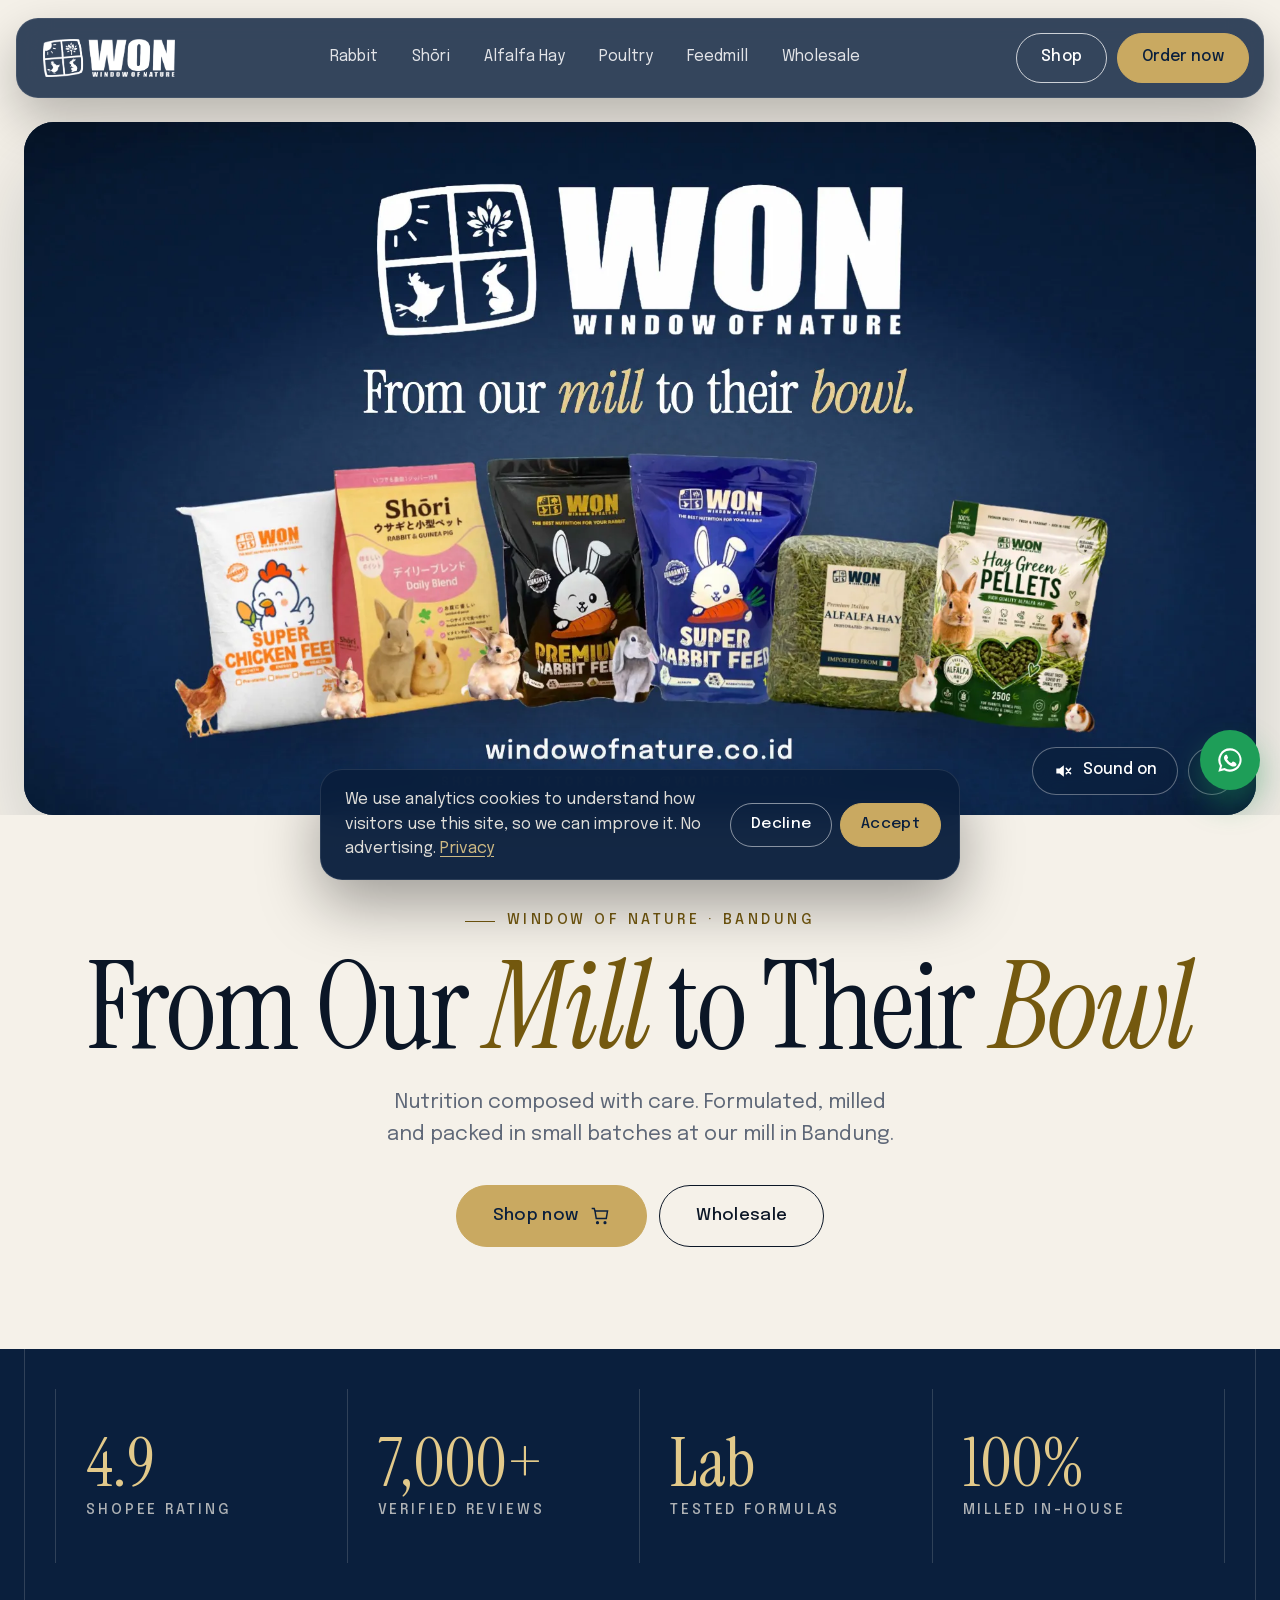
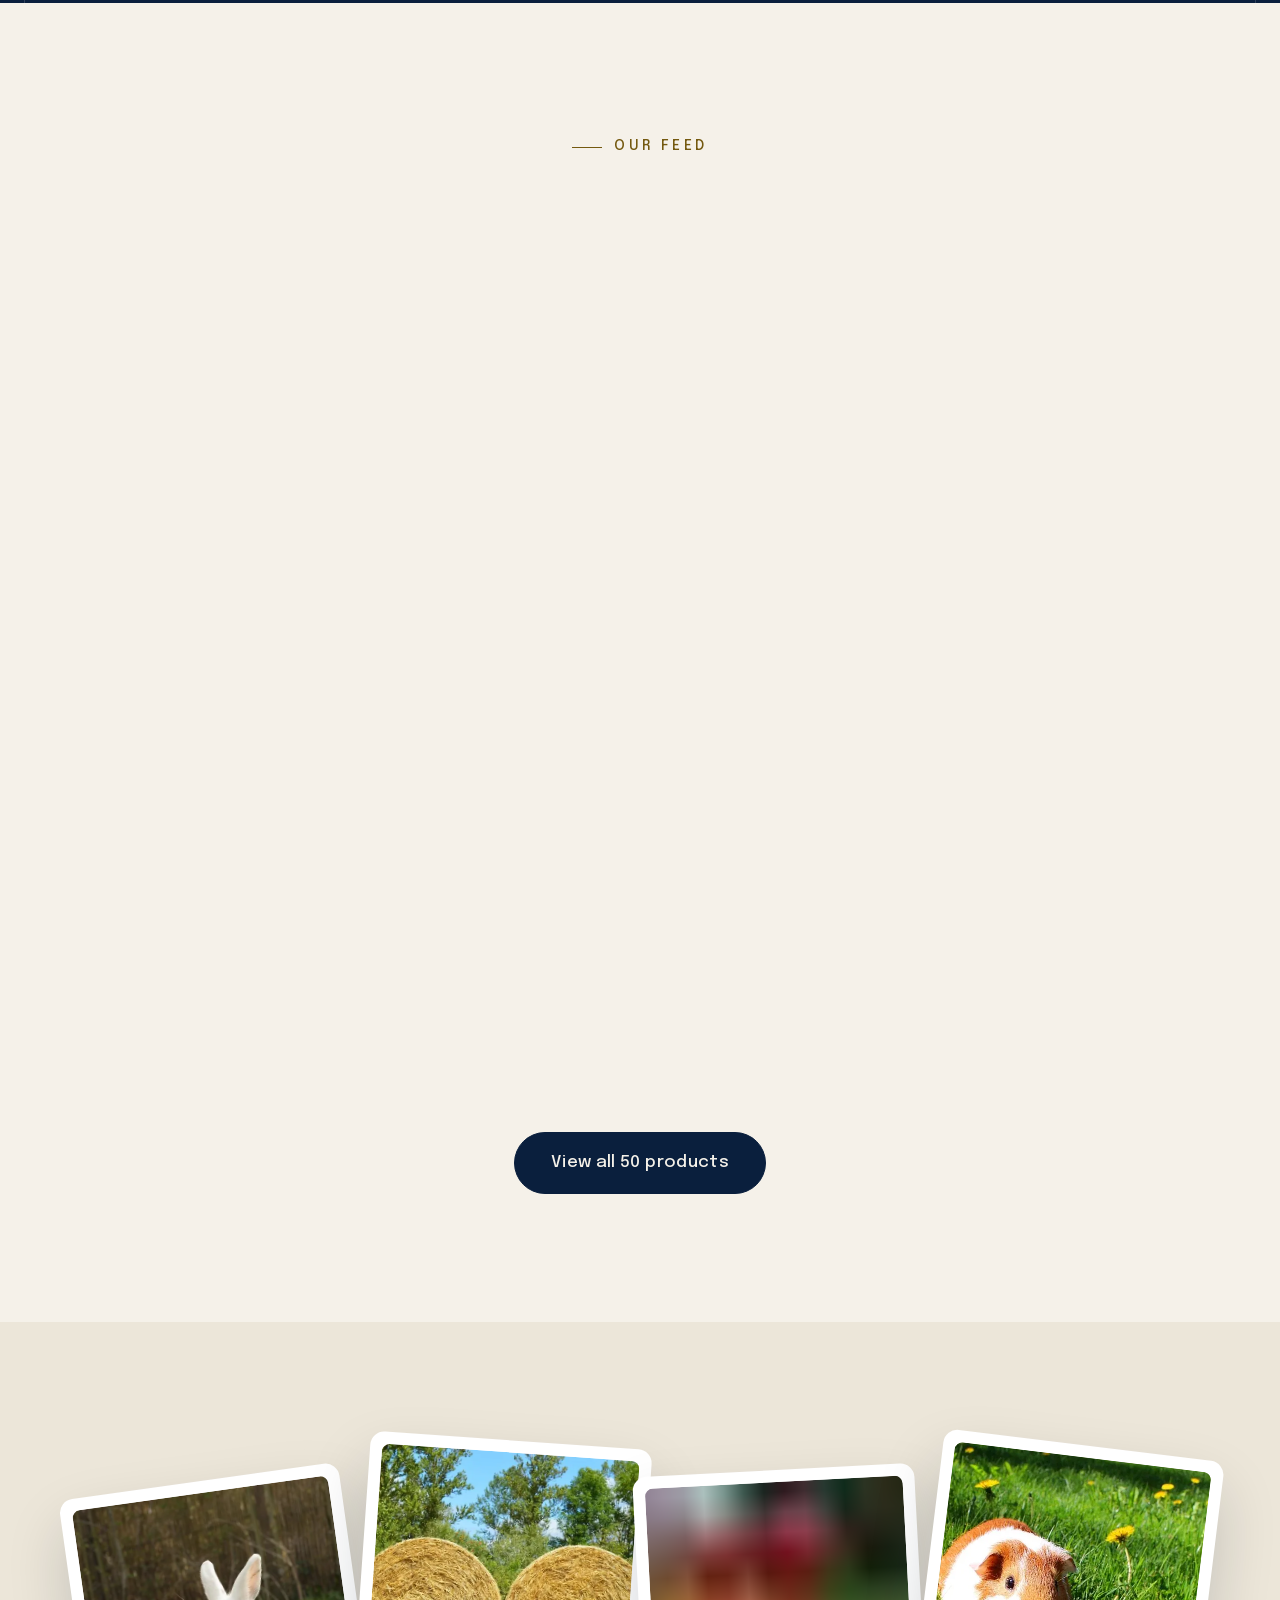
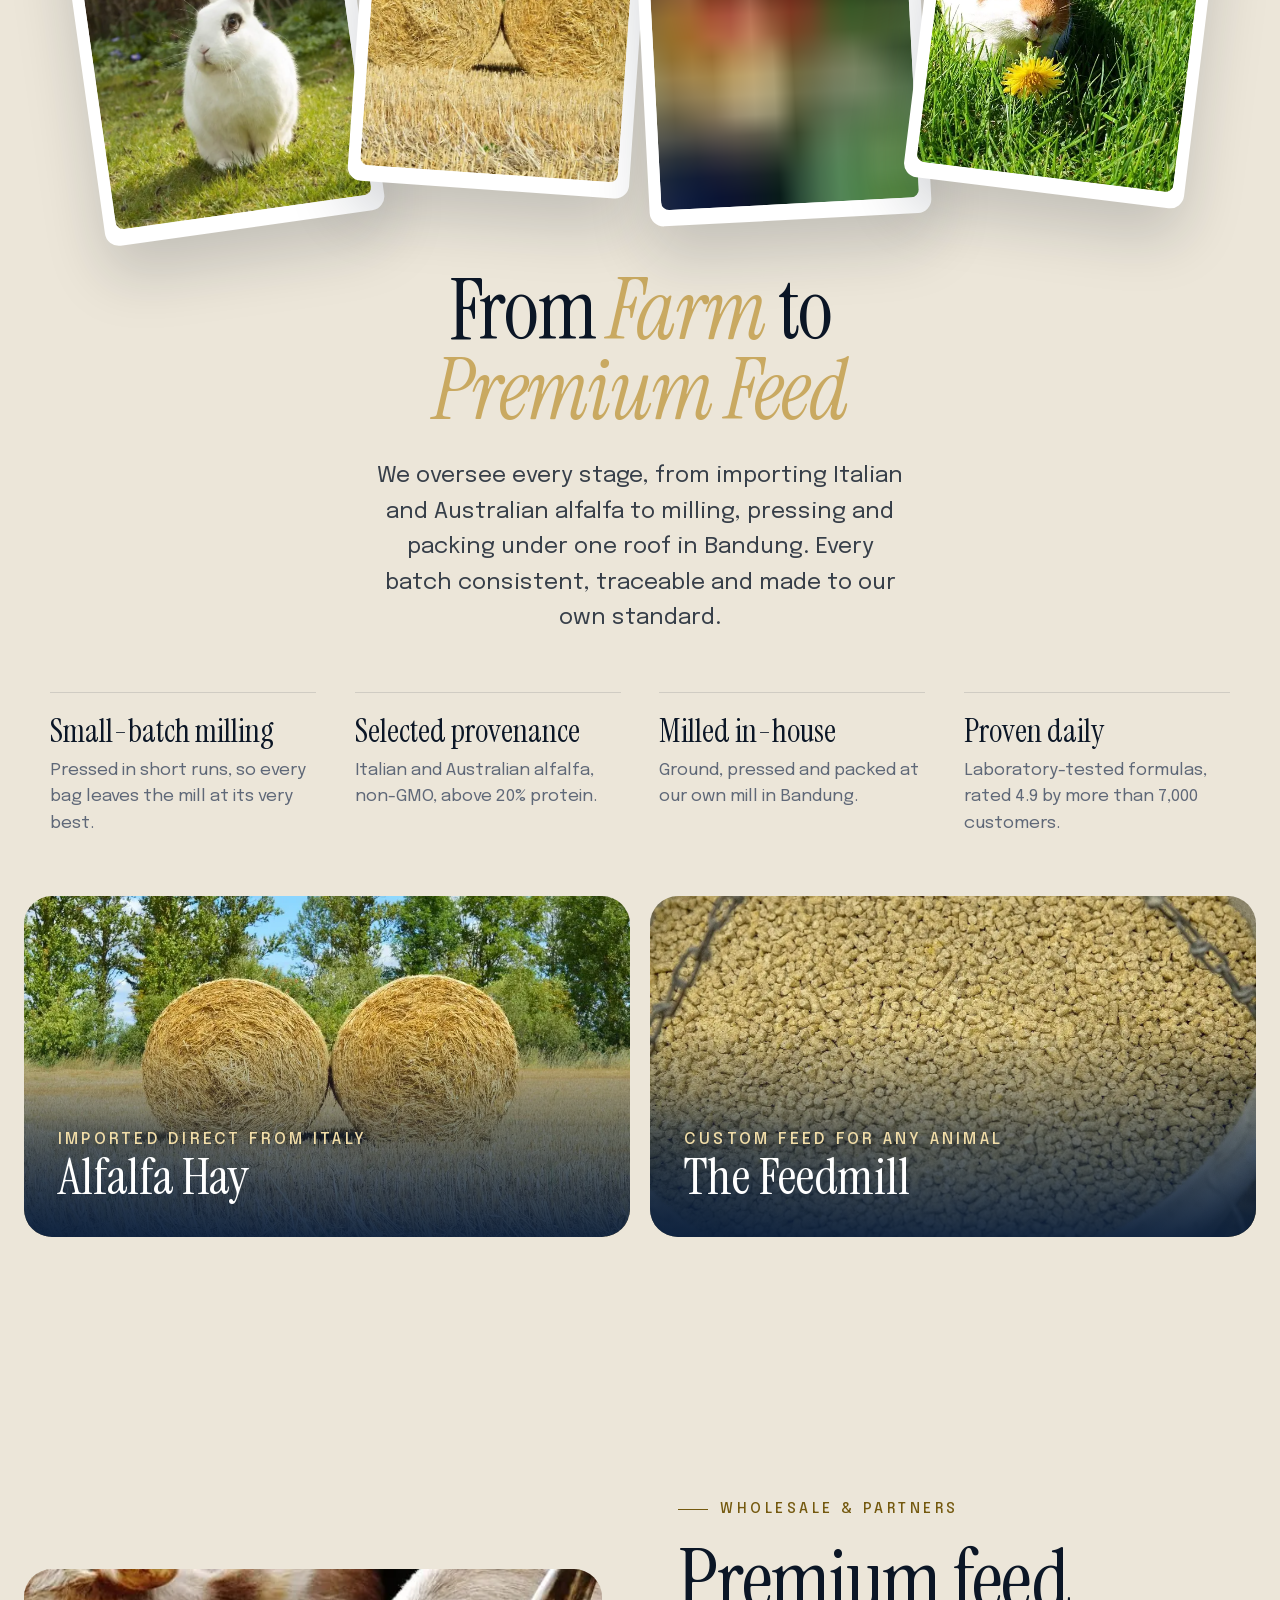
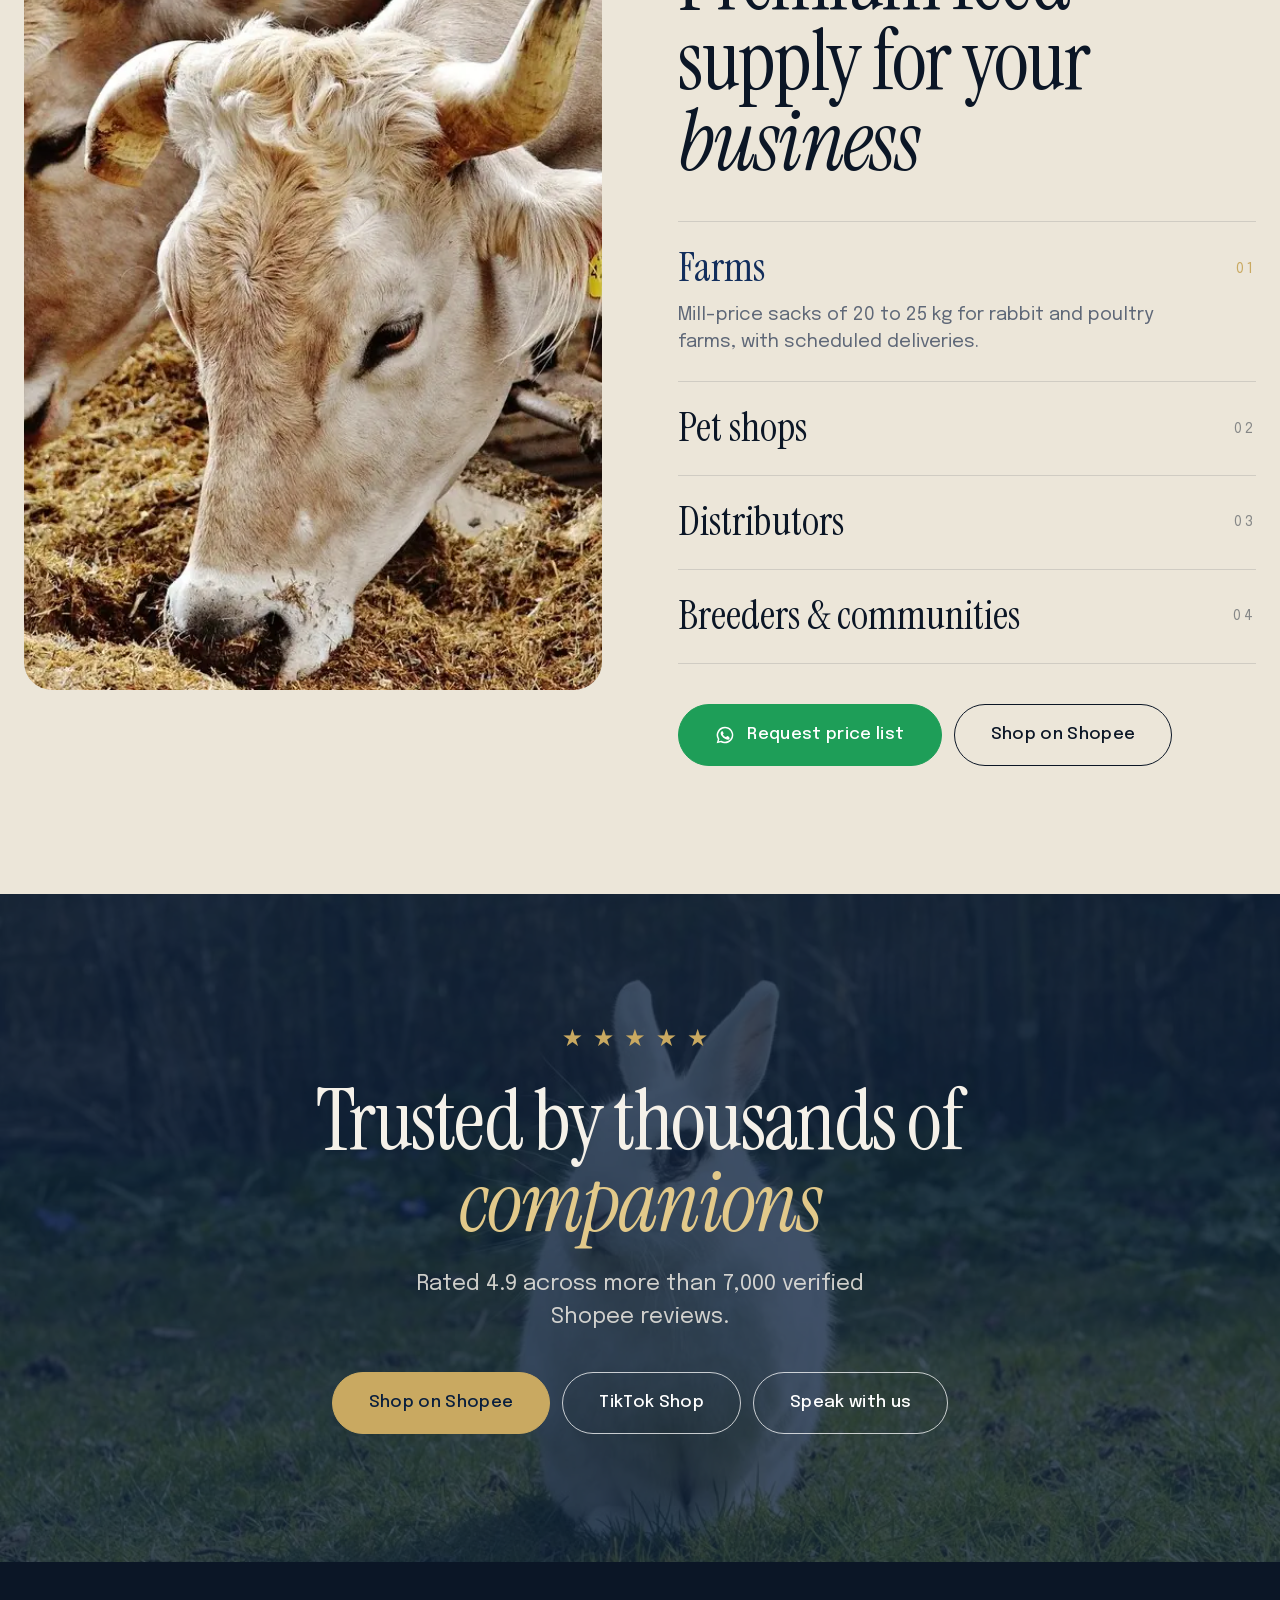
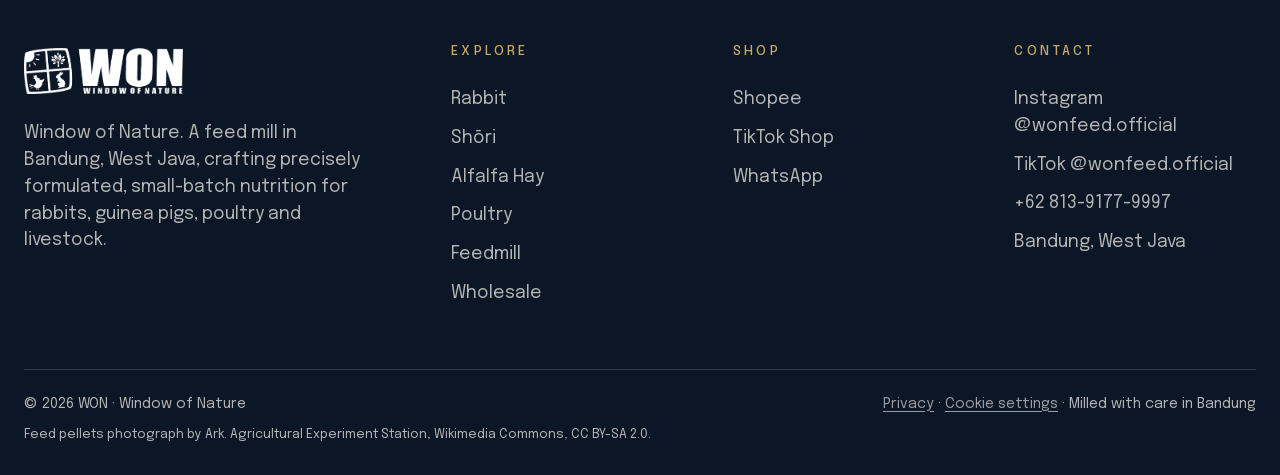
<file: index.html>
<!DOCTYPE html>
<html lang="en">
<head>
<meta charset="UTF-8">
<script>if(location.protocol==="http:"&&/(^|\.)windowofnature\.co\.id$/.test(location.hostname))location.replace("https://"+location.host+location.pathname+location.search+location.hash)</script>
<meta name="viewport" content="width=device-width, initial-scale=1">
<title>WON — Window of Nature</title>
<meta name="description" content="WON is a feed mill in Bandung crafting precisely formulated, small-batch nutrition for rabbits, guinea pigs and poultry. From our mill to their bowl.">
<meta property="og:title" content="WON — Window of Nature">
<meta property="og:description" content="Precisely formulated nutrition for rabbits, guinea pigs and poultry. Milled in Bandung.">
<meta property="og:image" content="https://windowofnature.co.id/og/index.jpg?v=3040b8b1">
<meta property="og:url" content="https://windowofnature.co.id/">
<meta name="twitter:card" content="summary_large_image">
<link rel="icon" type="image/png" sizes="32x32" href="img/favicon-32.png?v=1cc9f760">
<link rel="preload" href="fonts/InstrumentSerif-normal-latin-jizBRFtN.woff2" as="font" type="font/woff2" crossorigin>
<link rel="preload" href="fonts/Epilogue-normal-latin-O4ZRFGj5.woff2" as="font" type="font/woff2" crossorigin>
<link rel="apple-touch-icon" href="img/apple-touch-icon.png?v=1ef0c2c3">
<meta name="theme-color" content="#0A1F3D">
<link rel="preload" as="image" href="video/poster-m.webp?v=bd445e7a" media="(max-width:700px)" fetchpriority="high">
<link rel="preload" as="image" href="video/poster.webp?v=62e108a5" media="(min-width:701px)" fetchpriority="high">
<link rel="stylesheet" href="site.css?v=a092dfd0">
</head>
<body>

<header>
  <div class="pill">
    <a class="logo" href="./"><img src="img/logo-white.png?v=f739bf32" alt="WON Window of Nature" width="793" height="229" decoding="async"></a>
    <div class="links"><a href="rabbit.html">Rabbit</a><a href="shori.html">Shōri</a><a href="hay.html">Alfalfa Hay</a><a href="poultry.html">Poultry</a><a href="feedmill.html">Feedmill</a><a href="#b2b">Wholesale</a></div>
    <div class="nav-cta">
      <a class="btn white" href="https://shopee.co.id/wonfeed_" target="_blank" rel="noopener">Shop</a>
      <a class="btn fill" href="#" data-wa="Hello WON, I would like to place an order.">Order now</a>
      <button class="burger" aria-label="menu" onclick="document.getElementById('mm').classList.toggle('open')"><span></span><span></span></button>
    </div>
  </div>
  <div class="mmenu" id="mm"><a href="rabbit.html">Rabbit</a><a href="shori.html">Shōri</a><a href="hay.html">Alfalfa Hay</a><a href="poultry.html">Poultry</a><a href="feedmill.html">Feedmill</a><a href="#b2b">Wholesale</a><a href="https://shopee.co.id/wonfeed_" target="_blank" rel="noopener">Shop on Shopee</a></div>
</header>

<section class="hero-banner">
  <div class="wrap">
    <div class="hb-video">
      <video class="hb-img" id="herovid" muted playsinline loop preload="none"
        data-poster-lg="video/poster.webp?v=62e108a5" data-sm="video/won-film-720.mp4?v=728cc802" data-lg="video/won-film-1080.mp4?v=2b58d8ba" data-poster-sm="video/poster-m.webp?v=bd445e7a"
        aria-label="WON brand film: from our mill to their bowl"></video>
      <div class="vctl">
        <button type="button" class="vbtn" id="vsound" aria-pressed="false"><svg viewBox="0 0 24 24" aria-hidden="true"><path d="M4 9v6h4l5 4V5L8 9H4z" fill="currentColor"/><path class="vx" d="M16 9l5 6M21 9l-5 6" stroke="currentColor" stroke-width="2" stroke-linecap="round"/><path class="vw" d="M16 8.5a5 5 0 0 1 0 7M18.5 6a8.5 8.5 0 0 1 0 12" fill="none" stroke="currentColor" stroke-width="2" stroke-linecap="round"/></svg><span>Sound on</span></button>
        <button type="button" class="vbtn icon" id="vplay" aria-label="Pause film"><svg viewBox="0 0 24 24" aria-hidden="true"><path class="vpause" d="M7 5h4v14H7zM13 5h4v14h-4z" fill="currentColor"/><path class="vplay" d="M8 5l11 7-11 7z" fill="currentColor"/></svg></button>
      </div>
    </div>
  </div>
</section>

<section class="intro">
  <div class="wrap center">
    <span class="eyebrow r in">Window of Nature · Bandung</span>
    <h1 class="d xl r in d1">From Our <i>Mill</i> to Their <i>Bowl</i></h1>
    <p class="lead r in d2">Nutrition composed with care. Formulated, milled and packed in small batches at our mill in Bandung.</p>
    <div class="cta r in d3">
      <a class="btn fill" href="https://shopee.co.id/wonfeed_" target="_blank" rel="noopener">Shop now <svg viewBox="0 0 24 24" fill="none" stroke="currentColor" stroke-width="1.8"><path d="M6 6h15l-1.5 9h-12z"/><circle cx="9" cy="20" r="1"/><circle cx="18" cy="20" r="1"/><path d="M6 6L5 3H2"/></svg></a>
      <a class="btn" href="#b2b">Wholesale</a>
    </div>
  </div>
</section>

<div class="band"><div class="wrap">
  <div><b>4.9</b><span>Shopee rating</span></div>
  <div><b>7,000+</b><span>verified reviews</span></div>
  <div><b>Lab</b><span>tested formulas</span></div>
  <div><b>100%</b><span>milled in-house</span></div>
</div></div>

<section id="feed">
  <div class="wrap">
    <div class="head center">
      <span class="eyebrow r">Our feed</span>
      <h2 class="d lg r d1">Find your <i>feed</i></h2>
    </div>
    <div class="lines">
      <a class="line-tile r" href="rabbit.html"><img src="photos/tile-rabbit.webp?v=caf2c09a" alt="Rabbit feed" width="1200" height="750" loading="lazy" decoding="async" style="background:url([data-uri]) center/cover no-repeat"><div class="cap"><span>Super · Premium</span><b>Rabbit Feed</b></div><img class="pk" src="cut/bundle-premium-super.webp?v=76dfa49c" alt="" width="975" height="886" loading="lazy" decoding="async"></a>
      <a class="line-tile r d1" href="shori.html"><img src="photos/guinea-grass.webp?v=7c0c965b" alt="Shōri" style="object-position:20% center;background:url([data-uri]) 20% center/cover no-repeat" width="1024" height="642" loading="lazy" decoding="async"><div class="cap"><span>Rabbit & guinea pig</span><b>Shōri</b></div><img class="pk" src="cut/shori-vitc.webp?v=d83ed72a" alt="" width="720" height="838" loading="lazy" decoding="async"></a>
      <a class="line-tile r d2" href="hay.html"><img src="photos/hay-bales.webp?v=d75a2001" alt="Alfalfa hay" width="1024" height="681" loading="lazy" decoding="async" style="background:url([data-uri]) center/cover no-repeat"><div class="cap"><span>Imported from Italy</span><b>Alfalfa Hay</b></div><img class="pk" src="cut/hay-italia-500g.webp?v=1e5f86bc" alt="" width="779" height="746" loading="lazy" decoding="async"></a>
      <a class="line-tile r d3" href="poultry.html"><img src="photos/rooster.webp?v=5b01ebab" alt="Poultry feed" width="1024" height="683" loading="lazy" decoding="async" style="background:url([data-uri]) center/cover no-repeat"><div class="cap"><span>Starter · Layer</span><b>Poultry Feed</b></div><img class="pk" src="cut/ayam-starter-25kg.webp?v=05c0e9fc" alt="" width="715" height="787" loading="lazy" decoding="async"></a>
    </div>
    <div class="center" style="margin-top:40px"><a class="btn dark" href="https://shopee.co.id/wonfeed_" target="_blank" rel="noopener">View all 50 products</a></div>
  </div>
</section>

<section id="story" style="background:var(--ivory-2);overflow:hidden">
  <div class="wrap">
    <div class="polas r">
      <div class="pola"><img src="photos/rabbit-white-grass.webp?v=988ebf73" alt="White rabbit" width="1024" height="683" loading="lazy" decoding="async" style="background:url([data-uri]) center/cover no-repeat"></div>
      <div class="pola"><img src="photos/hay-bales.webp?v=d75a2001" alt="Hay bales" width="1024" height="681" loading="lazy" decoding="async" style="background:url([data-uri]) center/cover no-repeat"></div>
      <div class="pola"><img src="photos/rooster.webp?v=5b01ebab" alt="Rooster" width="1024" height="683" loading="lazy" decoding="async" style="background:url([data-uri]) center/cover no-repeat"></div>
      <div class="pola"><img src="photos/guinea-grass.webp?v=7c0c965b" alt="Guinea pig" style="object-position:22% center;background:url([data-uri]) 22% center/cover no-repeat" width="1024" height="642" loading="lazy" decoding="async"></div>
    </div>
    <div class="center">
      <h2 class="d lg r d1">From <i>Farm</i> to<br><i>Premium Feed</i></h2>
      <p class="lead r d2">We oversee every stage, from importing Italian and Australian alfalfa to milling, pressing and packing under one roof in Bandung. Every batch consistent, traceable and made to our own standard.</p>
    </div>
    <div class="minis r d3"><div><b>Small-batch milling</b><span>Pressed in short runs, so every bag leaves the mill at its very best.</span></div><div><b>Selected provenance</b><span>Italian and Australian alfalfa, non-GMO, above 20% protein.</span></div><div><b>Milled in-house</b><span>Ground, pressed and packed at our own mill in Bandung.</span></div><div><b>Proven daily</b><span>Laboratory-tested formulas, rated 4.9 by more than 7,000 customers.</span></div></div>
    <div class="tiles r d3">
      <a class="tile" href="hay.html"><img src="photos/hay-bales.webp?v=d75a2001" alt="Alfalfa hay" width="1024" height="681" loading="lazy" decoding="async" style="background:url([data-uri]) center/cover no-repeat"><div class="cap"><span>Imported direct from Italy</span><b>Alfalfa Hay</b></div></a>
      <a class="tile" href="feedmill.html"><img src="photos/pellets-feeder.webp?v=977a565a" alt="Freshly milled feed pellets" width="1440" height="960" loading="lazy" decoding="async" style="background:url([data-uri]) center/cover no-repeat"><div class="cap"><span>Custom feed for any animal</span><b>The Feedmill</b></div></a>
    </div>
  </div>
</section>

<section id="b2b">
  <div class="wrap b2b">
    <div class="photo r">
      <img class="on" src="photos/cattle-feed.webp?v=699c730f" alt="Cattle at the feed trough" data-seg="0" width="1024" height="681" loading="lazy" decoding="async" style="background:url([data-uri]) center/cover no-repeat">
      <img src="photos/guinea-pair.webp?v=19a3c7d3" alt="Pet shop" data-seg="1" width="1024" height="674" loading="lazy" decoding="async" style="background:url([data-uri]) center/cover no-repeat">
      <img src="photos/hens-flock.webp?v=843f3d4f" alt="Distribution" data-seg="2" width="1024" height="547" loading="lazy" decoding="async" style="background:url([data-uri]) center/cover no-repeat">
      <img src="photos/hen-freerange.webp?v=c0b7c0d6" alt="Breeders" data-seg="3" width="1024" height="576" loading="lazy" decoding="async" style="background:url([data-uri]) center/cover no-repeat">
    </div>
    <div>
      <span class="eyebrow r">Wholesale & partners</span>
      <h2 class="d lg r d1" style="margin-top:20px">Premium feed supply for your <i>business</i></h2>
      <div class="segs r d2" id="segs">
        <div class="seg on"><h3>Farms <span>01</span></h3><p>Mill-price sacks of 20 to 25 kg for rabbit and poultry farms, with scheduled deliveries.</p></div>
        <div class="seg"><h3>Pet shops <span>02</span></h3><p>Retail packs from 250 g to 1 kg, already proven on the marketplaces.</p></div>
        <div class="seg"><h3>Distributors <span>03</span></h3><p>Tiered pricing for Bandung, Greater Jakarta and beyond Java.</p></div>
        <div class="seg"><h3>Breeders & communities <span>04</span></h3><p>Preferential pricing for rabbit and guinea pig communities, with event sponsorship.</p></div>
      </div>
      <div class="acts r d3">
        <a class="btn wa" href="#" data-wa="Hello WON, I would like to enquire about wholesale pricing."><svg viewBox="0 0 24 24" fill="currentColor"><path d="M12 2a10 10 0 0 0-8.6 15.1L2 22l5-1.3A10 10 0 1 0 12 2zm0 18.2a8.2 8.2 0 0 1-4.2-1.2l-.3-.2-3 .8.8-2.9-.2-.3A8.2 8.2 0 1 1 12 20.2zm4.5-6.1c-.2-.1-1.5-.7-1.7-.8s-.4-.1-.6.1-.6.8-.8 1-.3.2-.5.1a6.7 6.7 0 0 1-3.3-2.9c-.3-.4.3-.4.7-1.3.1-.2 0-.3 0-.5l-.8-1.8c-.2-.5-.4-.4-.6-.4h-.5a1 1 0 0 0-.7.3 3 3 0 0 0-.9 2.2 5.2 5.2 0 0 0 1.1 2.8 12 12 0 0 0 4.6 4c1.7.7 2.3.8 3.1.7a2.7 2.7 0 0 0 1.8-1.2 2.2 2.2 0 0 0 .1-1.2c0-.2-.2-.2-.4-.3z"/></svg> Request price list</a>
        <a class="btn" href="https://shopee.co.id/wonfeed_" target="_blank" rel="noopener">Shop on Shopee</a>
      </div>
    </div>
  </div>
</section>

<section id="trust">
  <div class="ph"></div>
  <div class="wrap">
    <div class="stars r">★★★★★</div>
    <h2 class="d lg r d1">Trusted by thousands of <i>companions</i></h2>
    <p class="r d2">Rated 4.9 across more than 7,000 verified Shopee reviews.</p>
    <div class="acts r d3">
      <a class="btn fill" href="https://shopee.co.id/wonfeed_" target="_blank" rel="noopener">Shop on Shopee</a>
      <a class="btn white" href="https://www.tiktok.com/@wonfeed.official" target="_blank" rel="noopener">TikTok Shop</a>
      <a class="btn white" href="#" data-wa="Hello WON, I have a question about your feed.">Speak with us</a>
    </div>
  </div>
</section>

<footer><div class="wrap">
  <div class="foot">
    <div><a class="logo" href="./"><img src="img/logo-white.png?v=f739bf32" alt="WON" width="793" height="229" decoding="async"></a><p>Window of Nature. A feed mill in Bandung, West Java, crafting precisely formulated, small-batch nutrition for rabbits, guinea pigs, poultry and livestock.</p></div>
    <div><h3 class="fh">Explore</h3><a href="rabbit.html">Rabbit</a><a href="shori.html">Shōri</a><a href="hay.html">Alfalfa Hay</a><a href="poultry.html">Poultry</a><a href="feedmill.html">Feedmill</a><a href="#b2b">Wholesale</a></div>
    <div><h3 class="fh">Shop</h3><a href="https://shopee.co.id/wonfeed_" target="_blank" rel="noopener">Shopee</a><a href="https://www.tiktok.com/@wonfeed.official" id="f-tt" target="_blank" rel="noopener">TikTok Shop</a><a href="#" data-wa="Hello WON, I would like to place an order.">WhatsApp</a></div>
    <div><h3 class="fh">Contact</h3><a href="https://www.instagram.com/wonfeed.official" id="f-ig" target="_blank" rel="noopener">Instagram @wonfeed.official</a><a href="https://www.tiktok.com/@wonfeed.official" target="_blank" rel="noopener">TikTok @wonfeed.official</a><a href="#" data-wa="Hello WON, I have a question.">+62 813-9177-9997</a><a href="#">Bandung, West Java</a></div>
  </div>
  <div class="copy"><span>© 2026 WON · Window of Nature</span><span><a href="privacy.html">Privacy</a> · <a href="#" data-cookie-settings>Cookie settings</a> · Milled with care in Bandung</span></div>
  <div class="credits">Feed pellets photograph by Ark. Agricultural Experiment Station, Wikimedia Commons, CC BY-SA 2.0.</div>
</div></footer>

<a class="wa-float" href="#" data-wa="Hello WON, I have a question." aria-label="WhatsApp"><svg viewBox="0 0 24 24" fill="currentColor"><path d="M12 2a10 10 0 0 0-8.6 15.1L2 22l5-1.3A10 10 0 1 0 12 2zm0 18.2a8.2 8.2 0 0 1-4.2-1.2l-.3-.2-3 .8.8-2.9-.2-.3A8.2 8.2 0 1 1 12 20.2zm4.5-6.1c-.2-.1-1.5-.7-1.7-.8s-.4-.1-.6.1-.6.8-.8 1-.3.2-.5.1a6.7 6.7 0 0 1-3.3-2.9c-.3-.4.3-.4.7-1.3.1-.2 0-.3 0-.5l-.8-1.8c-.2-.5-.4-.4-.6-.4h-.5a1 1 0 0 0-.7.3 3 3 0 0 0-.9 2.2 5.2 5.2 0 0 0 1.1 2.8 12 12 0 0 0 4.6 4c1.7.7 2.3.8 3.1.7a2.7 2.7 0 0 0 1.8-1.2 2.2 2.2 0 0 0 .1-1.2c0-.2-.2-.2-.4-.3z"/></svg></a>

<script src="site.js?v=ede187da"></script>
<script>
document.querySelectorAll('#segs .seg').forEach((s,i)=>s.onclick=()=>{document.querySelectorAll('#segs .seg').forEach(x=>x.classList.remove('on'));s.classList.add('on');document.querySelectorAll('.b2b .photo img').forEach(im=>im.classList.toggle('on',+im.dataset.seg===i));});
</script>
</body>
</html>
</file>
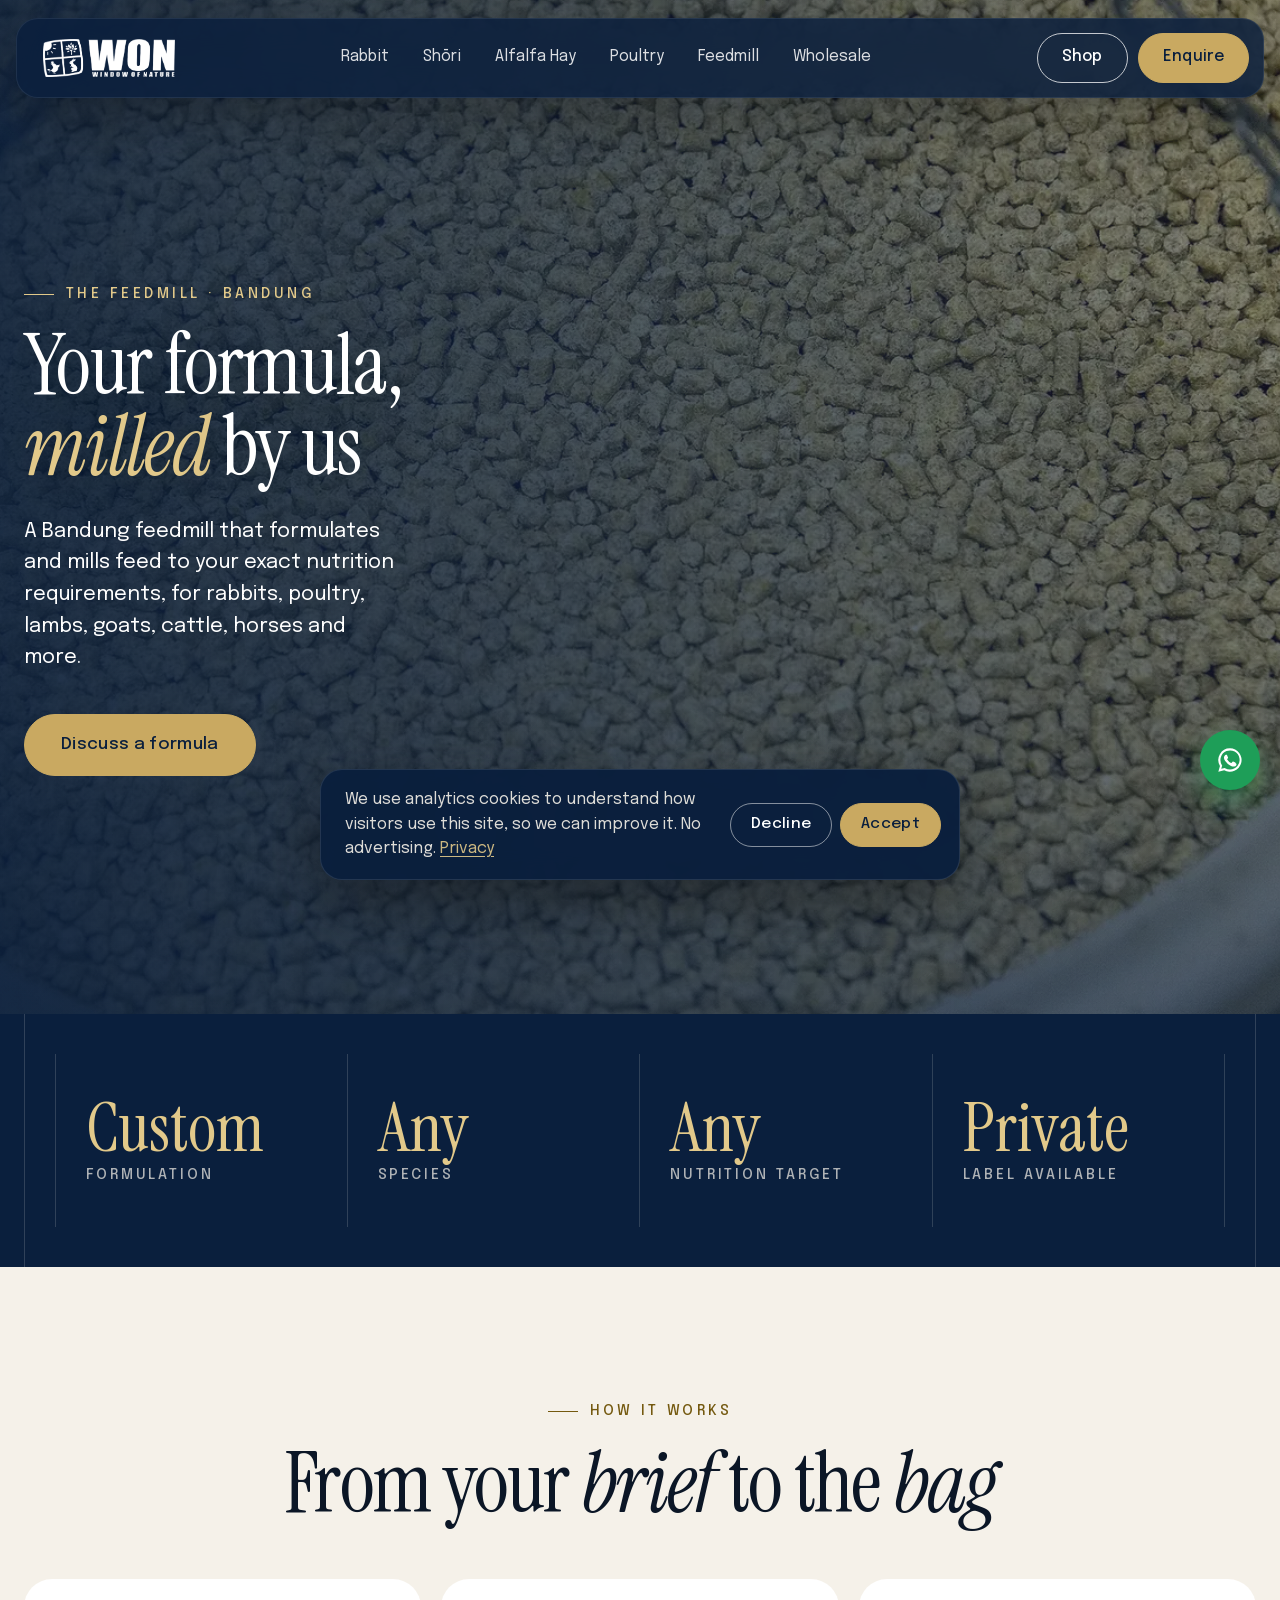
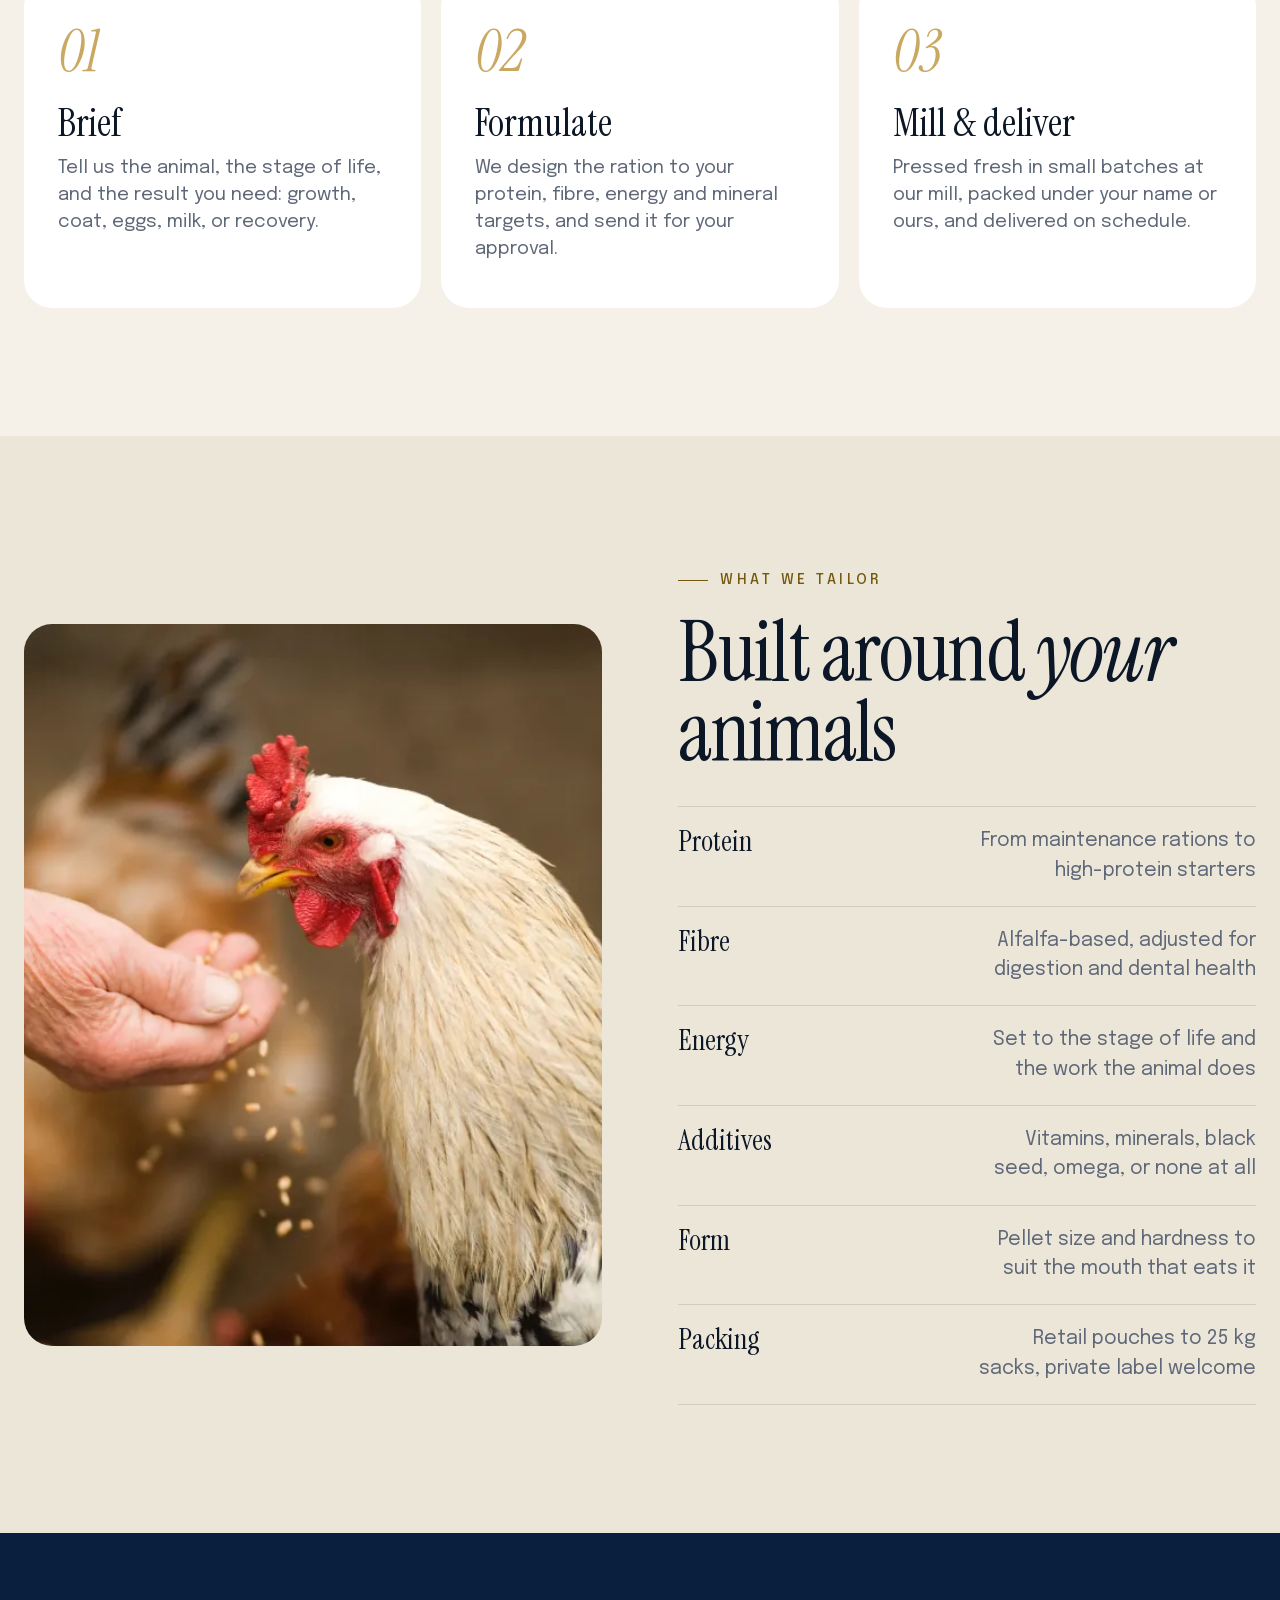
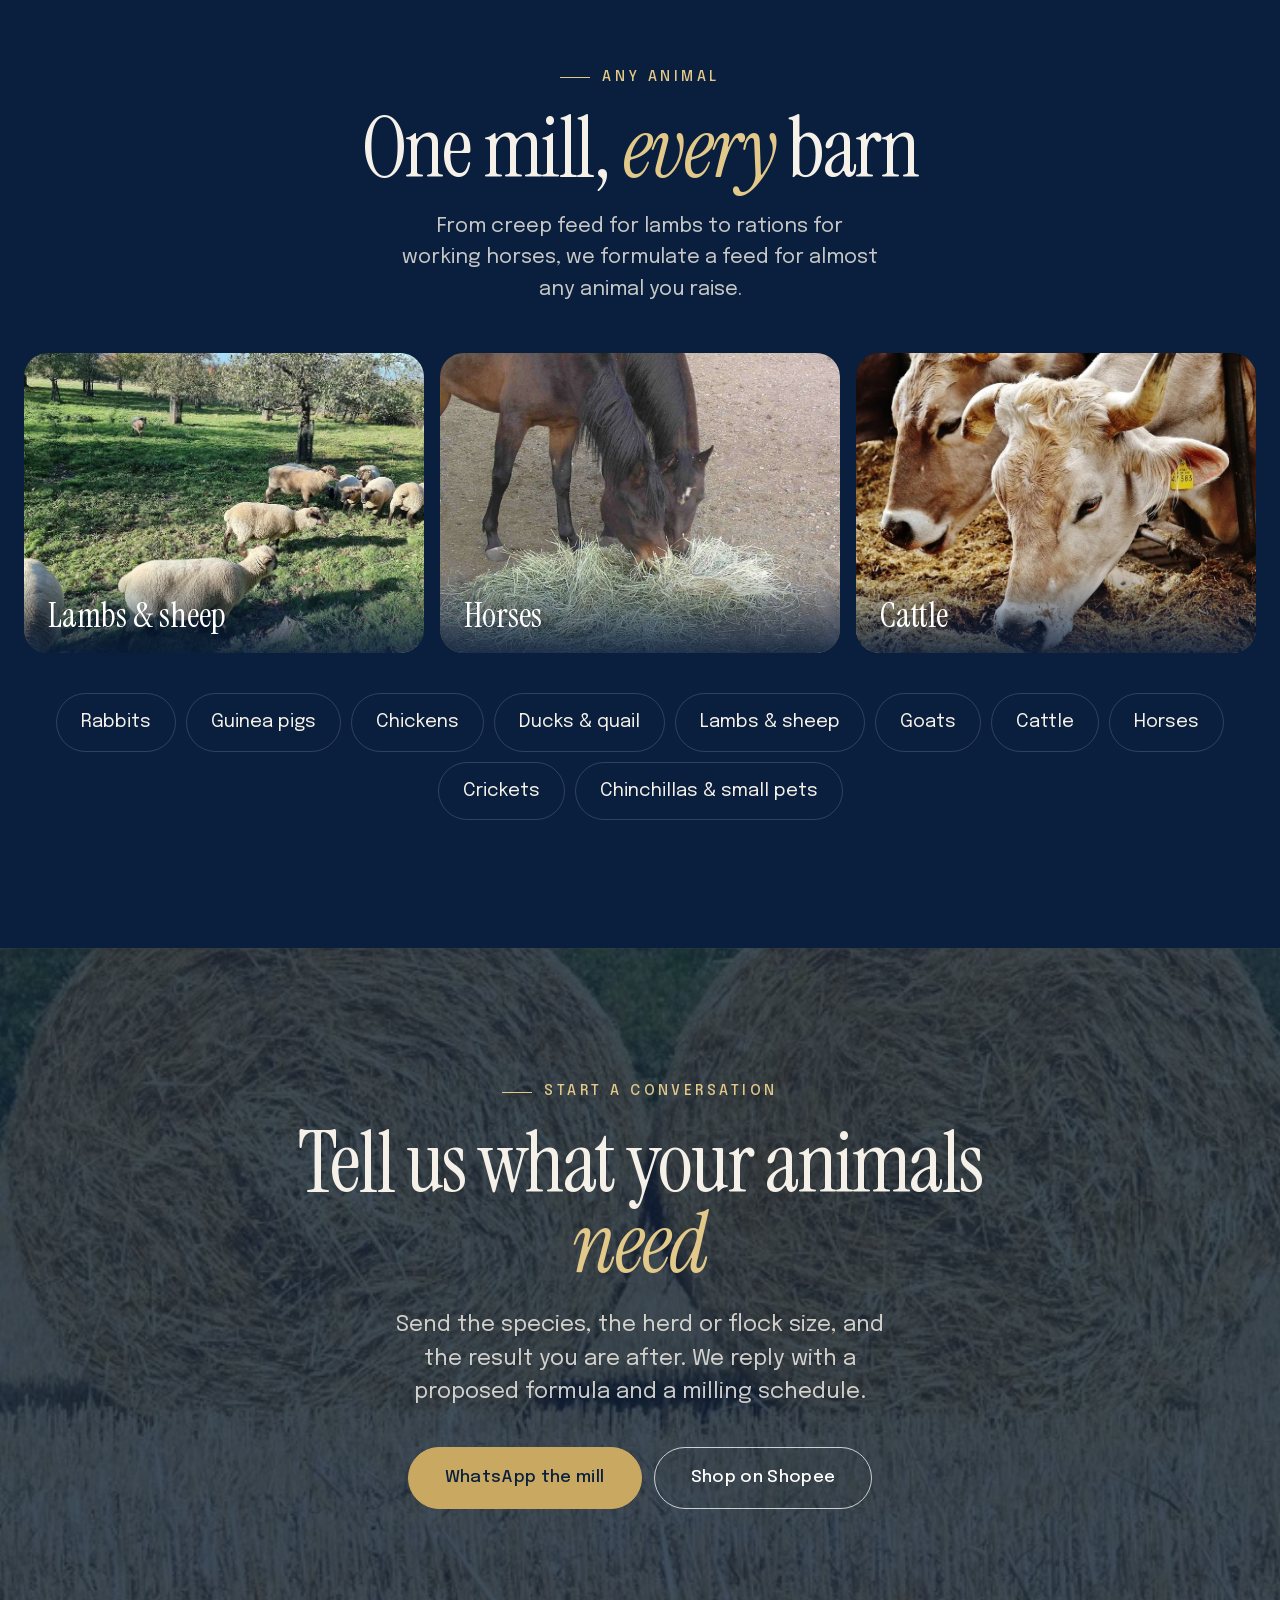
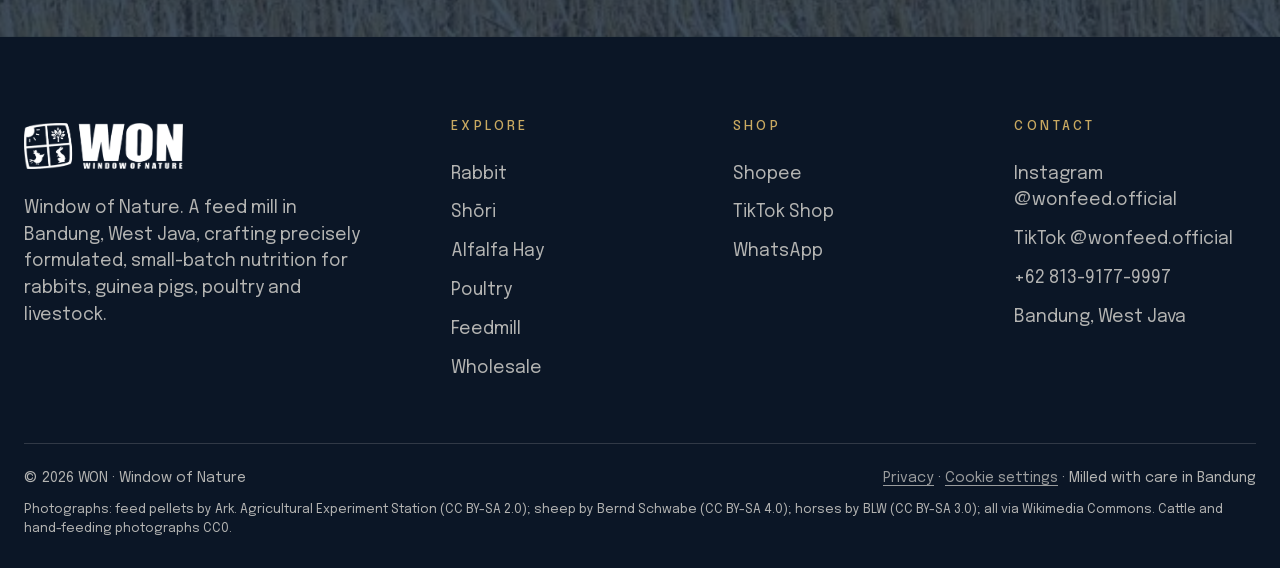
<file: feedmill.html>
<!DOCTYPE html>
<html lang="en">
<head>
<meta charset="UTF-8">
<script>if(location.protocol==="http:"&&/(^|\.)windowofnature\.co\.id$/.test(location.hostname))location.replace("https://"+location.host+location.pathname+location.search+location.hash)</script>
<meta name="viewport" content="width=device-width, initial-scale=1">
<title>The Feedmill — WON</title>
<meta name="description" content="WON's feedmill in Bandung formulates and mills custom feed to any nutrition requirement.">
<meta property="og:title" content="The Feedmill — WON">
<meta property="og:description" content="Custom feed, formulated and milled to your requirements in Bandung.">
<meta property="og:image" content="https://windowofnature.co.id/og/feedmill.jpg?v=e3da1fee">
<meta property="og:url" content="https://windowofnature.co.id/feedmill.html">
<meta name="twitter:card" content="summary_large_image">
<link rel="icon" type="image/png" sizes="32x32" href="img/favicon-32.png?v=1cc9f760">
<link rel="preload" href="fonts/InstrumentSerif-normal-latin-jizBRFtN.woff2" as="font" type="font/woff2" crossorigin>
<link rel="preload" href="fonts/Epilogue-normal-latin-O4ZRFGj5.woff2" as="font" type="font/woff2" crossorigin>
<link rel="apple-touch-icon" href="img/apple-touch-icon.png?v=1ef0c2c3">
<meta name="theme-color" content="#0A1F3D">
<link rel="preload" as="image" href="photos/pellets-feeder-m.webp?v=2446eb01" media="(max-width:700px)" fetchpriority="high">
<link rel="preload" as="image" href="photos/pellets-feeder.webp?v=977a565a" media="(min-width:701px)" fetchpriority="high">
<link rel="stylesheet" href="site.css?v=a092dfd0">
<style>
.fhero{min-height:min(88svh,820px)}
.fhero .ph{background-image:url(photos/pellets-feeder.webp?v=977a565a);background-position:center 50%}
@media(max-width:700px){.fhero .ph{background-image:url(photos/pellets-feeder-m.webp?v=2446eb01)}}
.steps{display:grid;grid-template-columns:repeat(3,1fr);gap:20px}
.step{background:#fff;border-radius:28px;padding:44px 34px 46px}
.step .n{font-family:var(--serif);font-style:italic;font-size:3.4rem;color:var(--gold);line-height:1;margin-bottom:22px}
.step h3{font-family:var(--serif);font-weight:400;font-size:2.3rem;line-height:1;margin-bottom:12px}
.step p{color:var(--muted);font-size:1.1rem;line-height:1.45}
@media(max-width:820px){.steps{grid-template-columns:1fr}}
.spec{display:grid;grid-template-columns:1fr 1fr;gap:clamp(30px,6vw,90px);align-items:center}
.spec .photo{border-radius:28px;overflow:hidden;aspect-ratio:4/5}
.spec .photo img{width:100%;height:100%;object-fit:cover}
.list{margin-top:34px;border-top:1px solid var(--line)}
.list div{display:flex;justify-content:space-between;gap:20px;padding:20px 0;border-bottom:1px solid var(--line);font-size:1.15rem}
.list div b{font-family:var(--serif);font-weight:400;font-size:1.7rem;line-height:1}
.list div span{color:var(--muted);text-align:right;max-width:26ch}
@media(max-width:820px){.spec{grid-template-columns:1fr}.spec .photo{aspect-ratio:4/3}}
.species{display:flex;flex-wrap:wrap;gap:10px;justify-content:center;margin-top:40px}
.species span{border:1px solid var(--line-w);border-radius:999px;padding:14px 24px;font-size:1.1rem}
</style>
</head>
<body>

<header>
  <div class="pill">
    <a class="logo" href="./"><img src="img/logo-white.png?v=f739bf32" alt="WON Window of Nature" width="793" height="229" decoding="async"></a>
    <div class="links"><a href="rabbit.html">Rabbit</a><a href="shori.html">Shōri</a><a href="hay.html">Alfalfa Hay</a><a href="poultry.html">Poultry</a><a href="feedmill.html">Feedmill</a><a href="index.html#b2b">Wholesale</a></div>
    <div class="nav-cta">
      <a class="btn white" href="https://shopee.co.id/wonfeed_" target="_blank" rel="noopener">Shop</a>
      <a class="btn fill" href="#" data-wa="Hello WON, I would like to discuss a custom feed formulation.">Enquire</a>
      <button class="burger" aria-label="menu" onclick="document.getElementById('mm').classList.toggle('open')"><span></span><span></span></button>
    </div>
  </div>
  <div class="mmenu" id="mm"><a href="rabbit.html">Rabbit</a><a href="shori.html">Shōri</a><a href="hay.html">Alfalfa Hay</a><a href="poultry.html">Poultry</a><a href="feedmill.html">Feedmill</a><a href="index.html#b2b">Wholesale</a><a href="https://shopee.co.id/wonfeed_" target="_blank" rel="noopener">Shop on Shopee</a></div>
</header>

<section class="hero fhero">
  <div class="ph"></div>
  <div class="wrap">
    <span class="eyebrow r in" style="color:var(--gold-2)">The Feedmill · Bandung</span>
    <h1 class="d lg r in d1" style="margin-top:20px;max-width:12ch">Your formula,<br><i>milled</i> by us</h1>
    <p class="r in d2">A Bandung feedmill that formulates and mills feed to your exact nutrition requirements, for rabbits, poultry, lambs, goats, cattle, horses and more.</p>
    <div class="cta r in d3">
      <a class="btn fill" href="#" data-wa="Hello WON, I would like to discuss a custom feed formulation.">Discuss a formula</a>
    </div>
  </div>
</section>

<div class="band"><div class="wrap">
  <div><b>Custom</b><span>formulation</span></div>
  <div><b>Any</b><span>species</span></div>
  <div><b>Any</b><span>nutrition target</span></div>
  <div><b>Private</b><span>label available</span></div>
</div></div>

<section>
  <div class="wrap">
    <div class="head center">
      <span class="eyebrow r">How it works</span>
      <h2 class="d lg r d1">From your <i>brief</i> to the <i>bag</i></h2>
    </div>
    <div class="steps">
      <div class="step r"><div class="n">01</div><h3>Brief</h3><p>Tell us the animal, the stage of life, and the result you need: growth, coat, eggs, milk, or recovery.</p></div>
      <div class="step r d1"><div class="n">02</div><h3>Formulate</h3><p>We design the ration to your protein, fibre, energy and mineral targets, and send it for your approval.</p></div>
      <div class="step r d2"><div class="n">03</div><h3>Mill & deliver</h3><p>Pressed fresh in small batches at our mill, packed under your name or ours, and delivered on schedule.</p></div>
    </div>
  </div>
</section>

<section style="background:var(--ivory-2)">
  <div class="wrap spec">
    <div class="photo r"><img src="photos/hand-feeding.webp?v=e2ffe4b4" alt="A farmer hand-feeding a rooster" width="960" height="639" loading="lazy" decoding="async" style="background:url([data-uri]) center/cover no-repeat"></div>
    <div>
      <span class="eyebrow r">What we tailor</span>
      <h2 class="d lg r d1" style="margin-top:20px">Built around <i>your</i> animals</h2>
      <div class="list r d2">
        <div><b>Protein</b><span>From maintenance rations to high-protein starters</span></div>
        <div><b>Fibre</b><span>Alfalfa-based, adjusted for digestion and dental health</span></div>
        <div><b>Energy</b><span>Set to the stage of life and the work the animal does</span></div>
        <div><b>Additives</b><span>Vitamins, minerals, black seed, omega, or none at all</span></div>
        <div><b>Form</b><span>Pellet size and hardness to suit the mouth that eats it</span></div>
        <div><b>Packing</b><span>Retail pouches to 25 kg sacks, private label welcome</span></div>
      </div>
    </div>
  </div>
</section>

<section id="animals" style="background:var(--navy);color:var(--ivory)">
  <div class="wrap center">
    <span class="eyebrow r" style="color:var(--gold-2)">Any animal</span>
    <h2 class="d lg r d1" style="margin-top:20px">One mill, <i>every</i> barn</h2>
    <p class="lead r d2" style="color:rgba(245,241,233,.8);margin:22px auto 0">From creep feed for lambs to rations for working horses, we formulate a feed for almost any animal you raise.</p>
    <div class="spx r d2">
      <figure><img src="photos/sheep-meadow.webp?v=477158ff" alt="Sheep and lambs grazing" width="1100" height="619" loading="lazy" decoding="async" style="background:url([data-uri]) center/cover no-repeat"><figcaption>Lambs & sheep</figcaption></figure>
      <figure><img src="photos/horses-hay.webp?v=4535995d" alt="Horses eating hay" width="1100" height="923" loading="lazy" decoding="async" style="background:url([data-uri]) center/cover no-repeat"><figcaption>Horses</figcaption></figure>
      <figure><img src="photos/cattle-feed.webp?v=699c730f" alt="Cattle at the feed trough" width="1024" height="681" loading="lazy" decoding="async" style="background:url([data-uri]) center/cover no-repeat"><figcaption>Cattle</figcaption></figure>
    </div>
    <div class="species r d3">
      <span>Rabbits</span><span>Guinea pigs</span><span>Chickens</span><span>Ducks & quail</span><span>Lambs & sheep</span><span>Goats</span><span>Cattle</span><span>Horses</span><span>Crickets</span><span>Chinchillas & small pets</span>
    </div>
  </div>
</section>

<section id="trust">
  <div class="ph" style="background-image:url(photos/hay-band.webp?v=e8646684),url([data-uri])"></div>
  <div class="wrap">
    <span class="eyebrow r" style="color:var(--gold-2)">Start a conversation</span>
    <h2 class="d lg r d1" style="margin-top:20px">Tell us what your animals <i>need</i></h2>
    <p class="r d2">Send the species, the herd or flock size, and the result you are after. We reply with a proposed formula and a milling schedule.</p>
    <div class="acts r d3">
      <a class="btn fill" href="#" data-wa="Hello WON, I would like to discuss a custom feed formulation.">WhatsApp the mill</a>
      <a class="btn white" href="https://shopee.co.id/wonfeed_" target="_blank" rel="noopener">Shop on Shopee</a>
    </div>
  </div>
</section>

<footer><div class="wrap">
  <div class="foot">
    <div><a class="logo" href="./"><img src="img/logo-white.png?v=f739bf32" alt="WON" width="793" height="229" decoding="async"></a><p>Window of Nature. A feed mill in Bandung, West Java, crafting precisely formulated, small-batch nutrition for rabbits, guinea pigs, poultry and livestock.</p></div>
    <div><h3 class="fh">Explore</h3><a href="rabbit.html">Rabbit</a><a href="shori.html">Shōri</a><a href="hay.html">Alfalfa Hay</a><a href="poultry.html">Poultry</a><a href="feedmill.html">Feedmill</a><a href="index.html#b2b">Wholesale</a></div>
    <div><h3 class="fh">Shop</h3><a href="https://shopee.co.id/wonfeed_" target="_blank" rel="noopener">Shopee</a><a href="https://www.tiktok.com/@wonfeed.official" id="f-tt" target="_blank" rel="noopener">TikTok Shop</a><a href="#" data-wa="Hello WON, I would like to place an order.">WhatsApp</a></div>
    <div><h3 class="fh">Contact</h3><a href="https://www.instagram.com/wonfeed.official" id="f-ig" target="_blank" rel="noopener">Instagram @wonfeed.official</a><a href="https://www.tiktok.com/@wonfeed.official" target="_blank" rel="noopener">TikTok @wonfeed.official</a><a href="#" data-wa="Hello WON, I have a question.">+62 813-9177-9997</a><a href="#">Bandung, West Java</a></div>
  </div>
  <div class="copy"><span>© 2026 WON · Window of Nature</span><span><a href="privacy.html">Privacy</a> · <a href="#" data-cookie-settings>Cookie settings</a> · Milled with care in Bandung</span></div>
  <div class="credits">Photographs: feed pellets by Ark. Agricultural Experiment Station (CC BY-SA 2.0); sheep by Bernd Schwabe (CC BY-SA 4.0); horses by BLW (CC BY-SA 3.0); all via Wikimedia Commons. Cattle and hand-feeding photographs CC0.</div>
</div></footer>

<a class="wa-float" href="#" data-wa="Hello WON, I have a question about custom feed." aria-label="WhatsApp"><svg viewBox="0 0 24 24" fill="currentColor"><path d="M12 2a10 10 0 0 0-8.6 15.1L2 22l5-1.3A10 10 0 1 0 12 2zm0 18.2a8.2 8.2 0 0 1-4.2-1.2l-.3-.2-3 .8.8-2.9-.2-.3A8.2 8.2 0 1 1 12 20.2zm4.5-6.1c-.2-.1-1.5-.7-1.7-.8s-.4-.1-.6.1-.6.8-.8 1-.3.2-.5.1a6.7 6.7 0 0 1-3.3-2.9c-.3-.4.3-.4.7-1.3.1-.2 0-.3 0-.5l-.8-1.8c-.2-.5-.4-.4-.6-.4h-.5a1 1 0 0 0-.7.3 3 3 0 0 0-.9 2.2 5.2 5.2 0 0 0 1.1 2.8 12 12 0 0 0 4.6 4c1.7.7 2.3.8 3.1.7a2.7 2.7 0 0 0 1.8-1.2 2.2 2.2 0 0 0 .1-1.2c0-.2-.2-.2-.4-.3z"/></svg></a>

<script src="site.js?v=ede187da"></script>
</body>
</html>
</file>
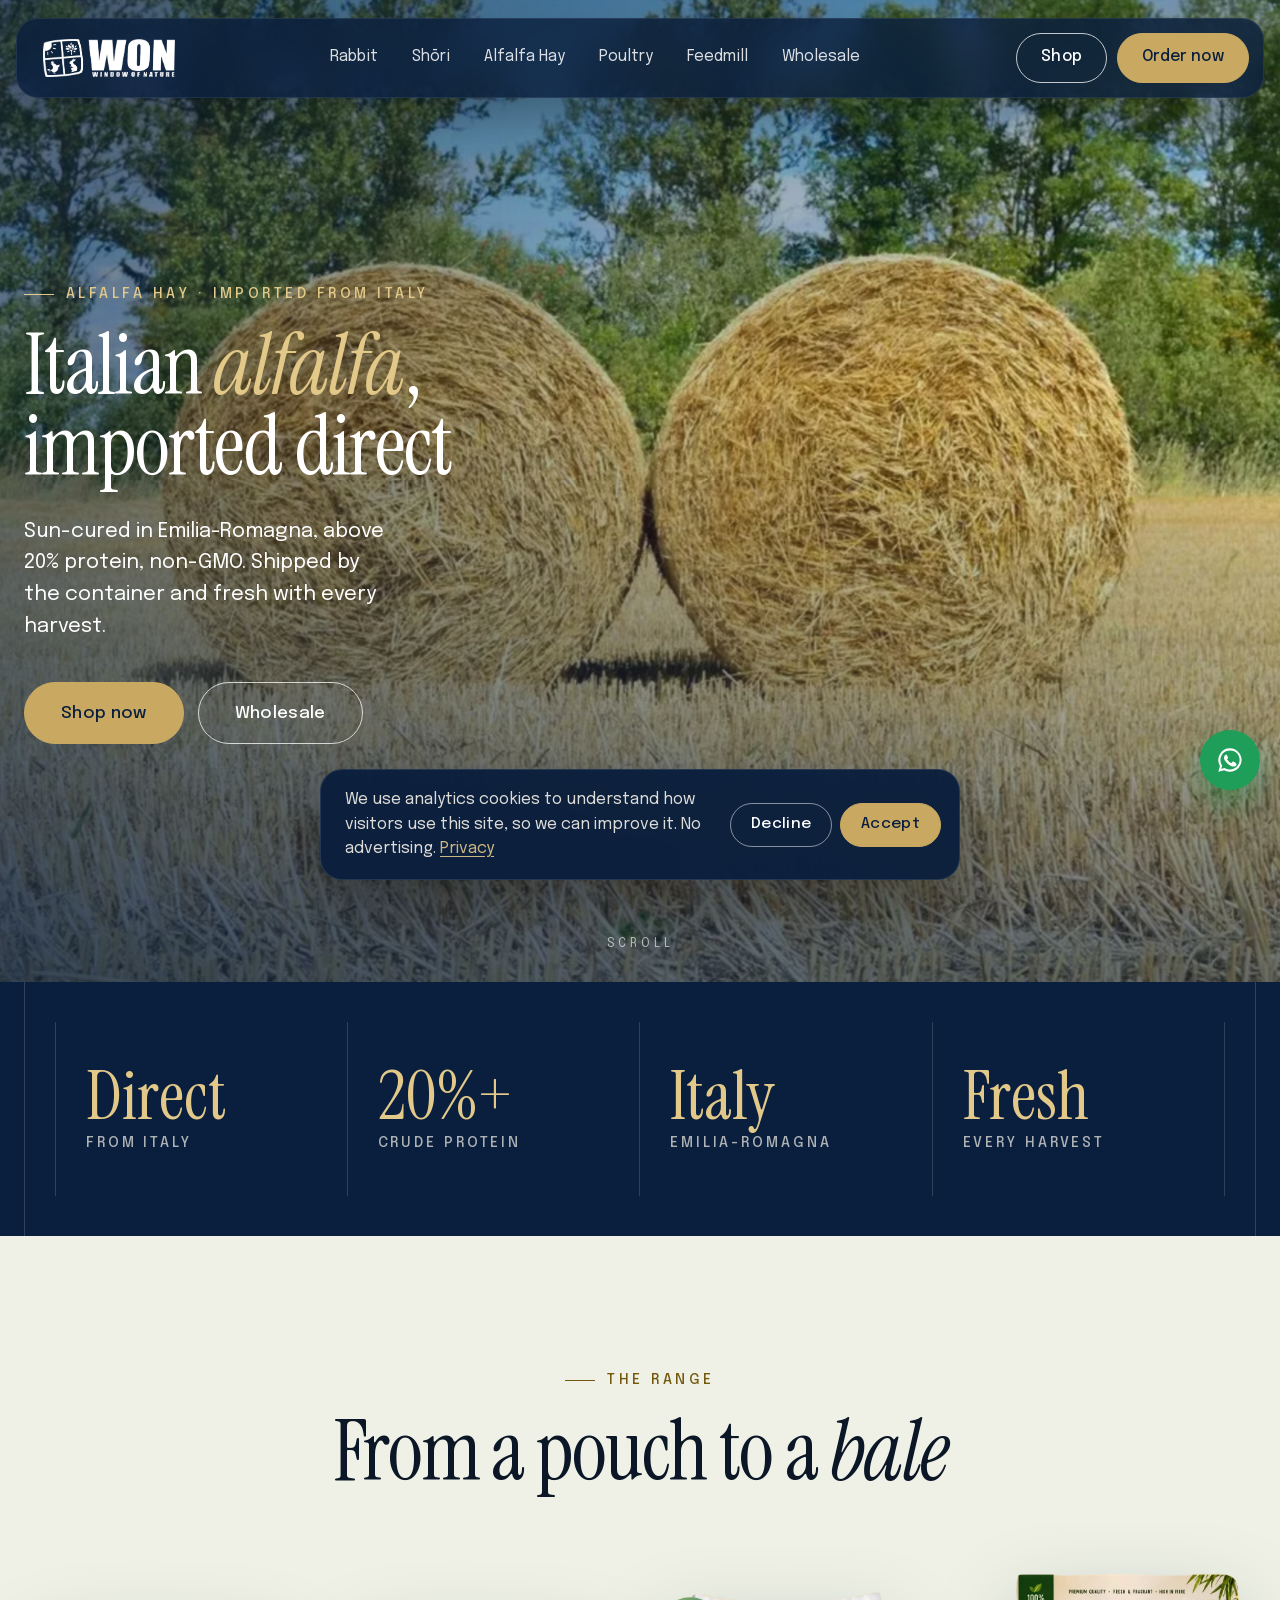
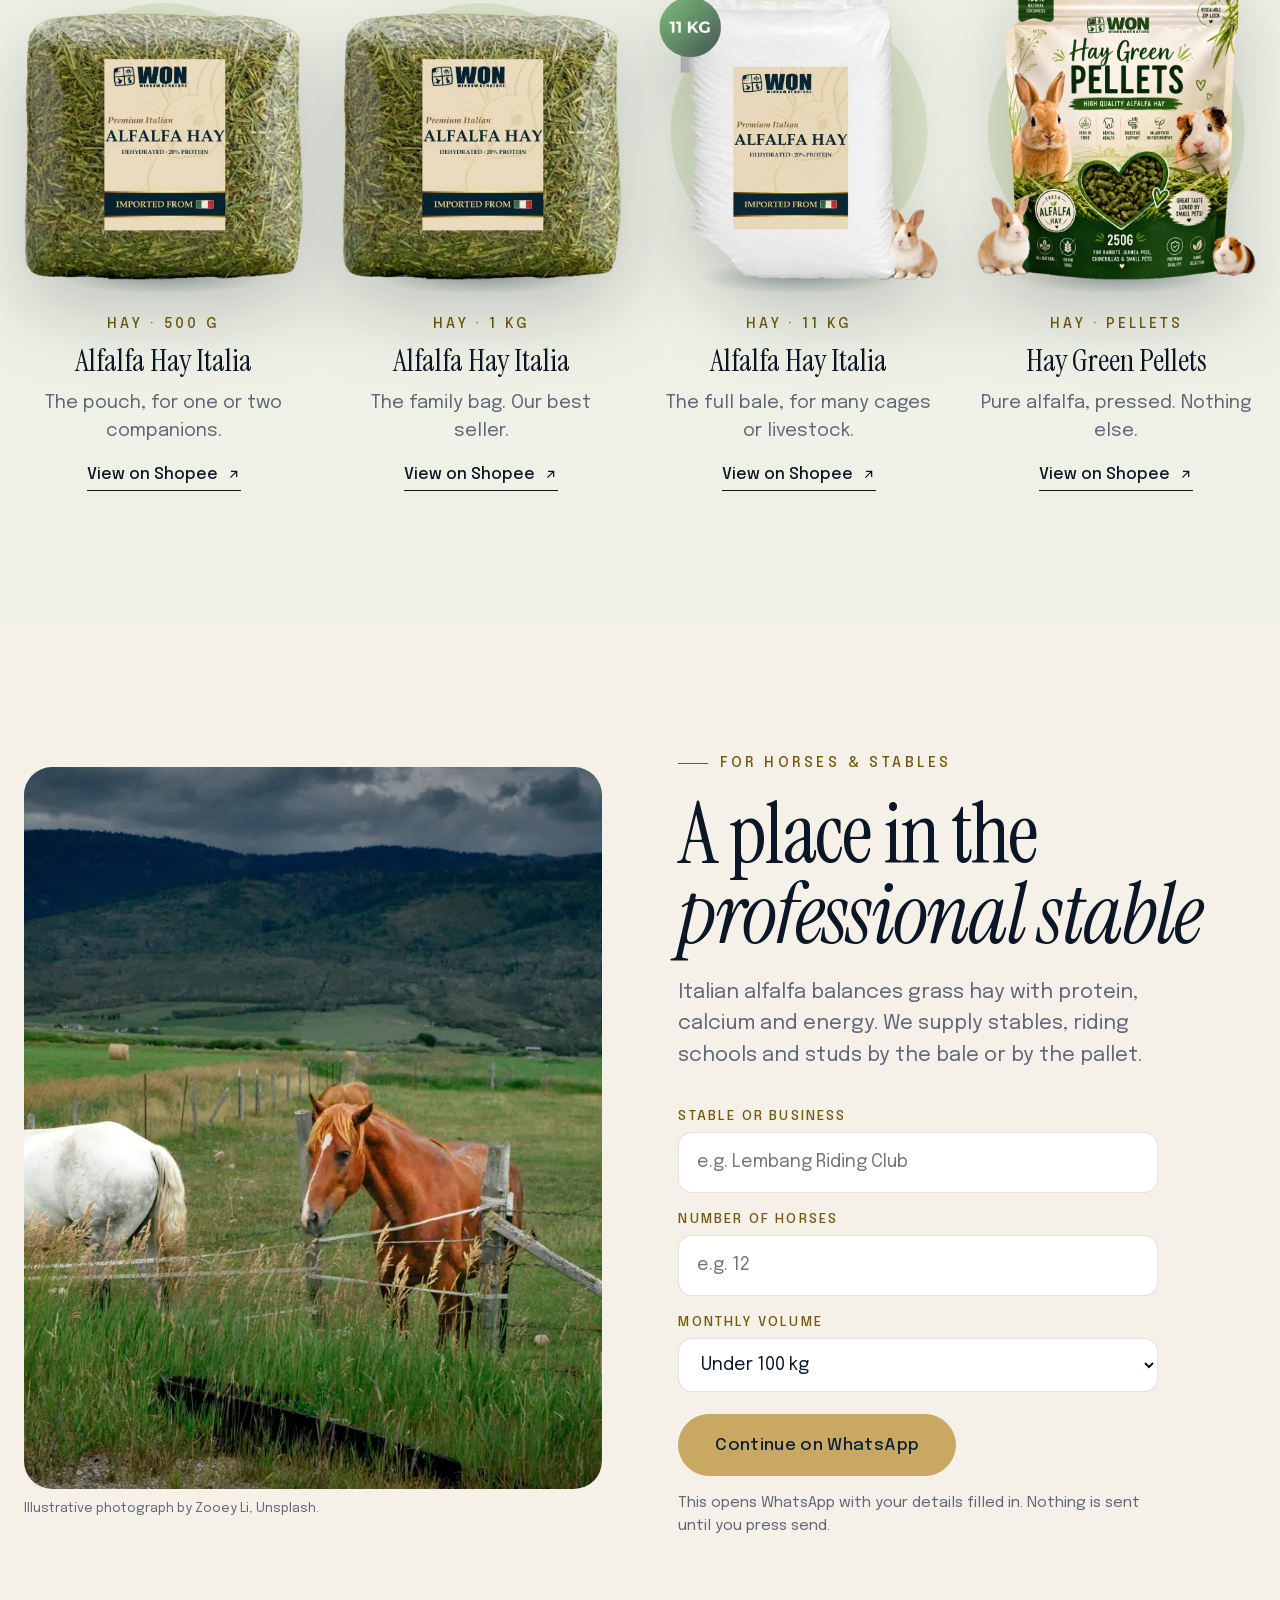
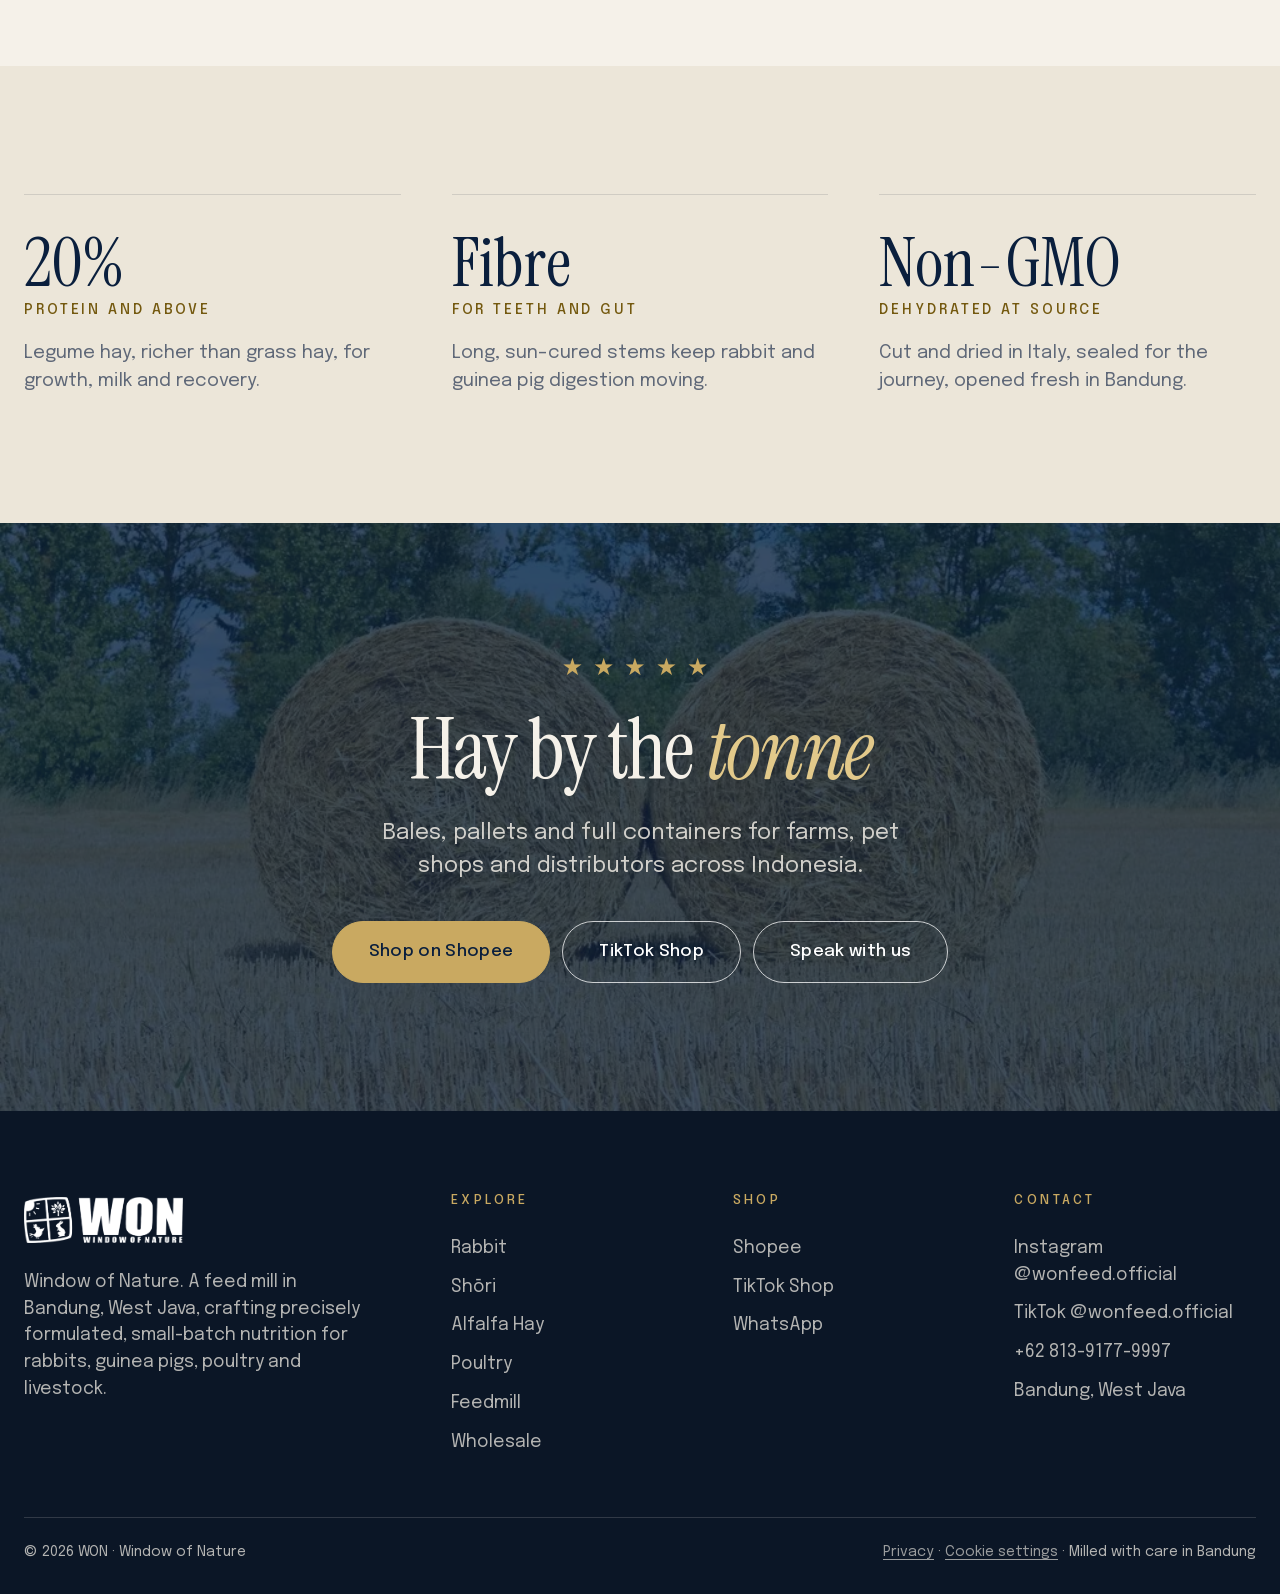
<file: hay.html>
<!DOCTYPE html>
<html lang="en">
<head>
<meta charset="UTF-8">
<script>if(location.protocol==="http:"&&/(^|\.)windowofnature\.co\.id$/.test(location.hostname))location.replace("https://"+location.host+location.pathname+location.search+location.hash)</script>
<meta name="viewport" content="width=device-width, initial-scale=1">
<title>Alfalfa Hay — WON</title>
<meta name="description" content="Sun-cured in Emilia-Romagna, above 20% protein, non-GMO. Shipped by the container and fresh with every harvest.">
<meta property="og:title" content="Alfalfa Hay — WON">
<meta property="og:description" content="Sun-cured in Emilia-Romagna, above 20% protein, non-GMO. Shipped by the container and fresh with every harvest.">
<meta property="og:image" content="https://windowofnature.co.id/og/hay.jpg?v=e3da1fee">
<meta property="og:url" content="https://windowofnature.co.id/hay.html">
<meta name="twitter:card" content="summary_large_image">
<link rel="icon" type="image/png" sizes="32x32" href="img/favicon-32.png?v=1cc9f760">
<link rel="preload" href="fonts/InstrumentSerif-normal-latin-jizBRFtN.woff2" as="font" type="font/woff2" crossorigin>
<link rel="preload" href="fonts/Epilogue-normal-latin-O4ZRFGj5.woff2" as="font" type="font/woff2" crossorigin>
<link rel="apple-touch-icon" href="img/apple-touch-icon.png?v=1ef0c2c3">
<meta name="theme-color" content="#0A1F3D">
<link rel="preload" as="image" href="photos/hay-bales-m.webp?v=05198948" media="(max-width:700px)" fetchpriority="high">
<link rel="preload" as="image" href="photos/hay-bales.webp?v=d75a2001" media="(min-width:701px)" fetchpriority="high">
<link rel="stylesheet" href="site.css?v=a092dfd0">
<style>.hero .ph,#trust .ph{background-image:url(photos/hay-bales.webp?v=d75a2001);background-position:center 55%}@media(max-width:700px){.hero .ph,#trust .ph{background-image:url(photos/hay-bales-m.webp?v=05198948)}}</style>
</head>
<body>
<header>
  <div class="pill">
    <a class="logo" href="./"><img src="img/logo-white.png?v=f739bf32" alt="WON Window of Nature" width="793" height="229" decoding="async"></a>
    <div class="links"><a href="rabbit.html">Rabbit</a><a href="shori.html">Shōri</a><a href="hay.html">Alfalfa Hay</a><a href="poultry.html">Poultry</a><a href="feedmill.html">Feedmill</a><a href="index.html#b2b">Wholesale</a></div>
    <div class="nav-cta">
      <a class="btn white" href="https://shopee.co.id/wonfeed_" target="_blank" rel="noopener">Shop</a>
      <a class="btn fill" href="#" data-wa="Hello WON, I would like to place an order.">Order now</a>
      <button class="burger" aria-label="menu" onclick="document.getElementById('mm').classList.toggle('open')"><span></span><span></span></button>
    </div>
  </div>
  <div class="mmenu" id="mm"><a href="rabbit.html">Rabbit</a><a href="shori.html">Shōri</a><a href="hay.html">Alfalfa Hay</a><a href="poultry.html">Poultry</a><a href="feedmill.html">Feedmill</a><a href="index.html#b2b">Wholesale</a><a href="https://shopee.co.id/wonfeed_" target="_blank" rel="noopener">Shop on Shopee</a></div>
</header>

<section class="hero">
  <div class="ph"></div>
  <div class="wrap">
    <span class="eyebrow r in" style="color:var(--gold-2)">Alfalfa hay · imported from Italy</span>
    <h1 class="d lg r in d1" style="margin-top:20px;max-width:12ch">Italian <i>alfalfa</i>, imported direct</h1>
    <p class="r in d2">Sun-cured in Emilia-Romagna, above 20% protein, non-GMO. Shipped by the container and fresh with every harvest.</p>
    <div class="cta r in d3">
      <a class="btn fill" href="https://shopee.co.id/product/1250916592/29611524857" target="_blank" rel="noopener">Shop now</a>
      <a class="btn white" href="./#b2b">Wholesale</a>
    </div>
  </div>
  <div class="scroll">scroll</div>
</section>

<div class="band"><div class="wrap"><div><b>Direct</b><span>from Italy</span></div><div><b>20%+</b><span>crude protein</span></div><div><b>Italy</b><span>Emilia-Romagna</span></div><div><b>Fresh</b><span>every harvest</span></div></div></div>

<section class="range-sec" style="background:#EFF1E6;--disc:#DCE5C9">
  <div class="wrap">
    <div class="head center"><span class="eyebrow r">The range</span><h2 class="d lg r d1">From a pouch to a <i>bale</i></h2></div>
    <div class="showcase n4"><a class="prod r" href="https://shopee.co.id/product/1250916592/29611529965" target="_blank" rel="noopener"><div class="stage"><img src="cut/hay-italia-500g.webp?v=1e5f86bc" alt="Alfalfa Hay Italia" width="779" height="746" loading="lazy" decoding="async"></div><div class="k">Hay · 500 g</div><h3>Alfalfa Hay Italia</h3><p>The pouch, for one or two companions.</p><span class="go">View on Shopee <svg viewBox="0 0 24 24" fill="none" stroke="currentColor" stroke-width="2"><path d="M7 17L17 7M8 7h9v9"/></svg></span></a><a class="prod r" href="https://shopee.co.id/product/1250916592/29611524857" target="_blank" rel="noopener"><div class="stage"><img src="cut/hay-italia-500g.webp?v=1e5f86bc" alt="Alfalfa Hay Italia" width="779" height="746" loading="lazy" decoding="async"></div><div class="k">Hay · 1 kg</div><h3>Alfalfa Hay Italia</h3><p>The family bag. Our best seller.</p><span class="go">View on Shopee <svg viewBox="0 0 24 24" fill="none" stroke="currentColor" stroke-width="2"><path d="M7 17L17 7M8 7h9v9"/></svg></span></a><a class="prod r" href="https://shopee.co.id/product/1250916592/24586140324" target="_blank" rel="noopener"><div class="stage"><img src="cut/hay-italia-11kg.webp?v=903e661b" alt="Alfalfa Hay Italia" width="862" height="893" loading="lazy" decoding="async"></div><div class="k">Hay · 11 kg</div><h3>Alfalfa Hay Italia</h3><p>The full bale, for many cages or livestock.</p><span class="go">View on Shopee <svg viewBox="0 0 24 24" fill="none" stroke="currentColor" stroke-width="2"><path d="M7 17L17 7M8 7h9v9"/></svg></span></a><a class="prod r" href="https://shopee.co.id/product/1250916592/44151924570" target="_blank" rel="noopener"><div class="stage"><img src="cut/pellet-hay.webp?v=ce3f9d9c" alt="Hay Green Pellets" width="779" height="858" loading="lazy" decoding="async"></div><div class="k">Hay · pellets</div><h3>Hay Green Pellets</h3><p>Pure alfalfa, pressed. Nothing else.</p><span class="go">View on Shopee <svg viewBox="0 0 24 24" fill="none" stroke="currentColor" stroke-width="2"><path d="M7 17L17 7M8 7h9v9"/></svg></span></a></div>
  </div>
</section>

<section class="stable">
  <div class="wrap stable-grid">
    <div class="photo r"><img src="photos/equestrian-pasture.webp?v=e163fddb" alt="Horses at pasture" width="1400" height="930" loading="lazy" decoding="async" style="background:url([data-uri]) center/cover no-repeat"><small>Illustrative photograph by Zooey Li, Unsplash.</small></div>
    <div>
      <span class="eyebrow r">For horses & stables</span>
      <h2 class="d lg r d1" style="margin-top:20px">A place in the <i>professional stable</i></h2>
      <p class="lead r d2" style="margin-top:22px">Italian alfalfa balances grass hay with protein, calcium and energy. We supply stables, riding schools and studs by the bale or by the pallet.</p>
      <form class="enq r d3" id="horse-form">
        <label><span>Stable or business</span><input name="biz" required placeholder="e.g. Lembang Riding Club"></label>
        <label><span>Number of horses</span><input name="n" inputmode="numeric" placeholder="e.g. 12"></label>
        <label><span>Monthly volume</span><select name="vol"><option>Under 100 kg</option><option>100–500 kg</option><option>500 kg – 1 tonne</option><option>Over 1 tonne</option></select></label>
        <button class="btn fill" type="submit">Continue on WhatsApp</button>
        <p class="note">This opens WhatsApp with your details filled in. Nothing is sent until you press send.</p>
      </form>
    </div>
  </div>
</section>
<script>document.getElementById('horse-form').addEventListener('submit',e=>{e.preventDefault();const f=new FormData(e.target);const m=`Hello WON, I would like to enquire about alfalfa hay for horses.\nStable: ${f.get('biz')}\nHorses: ${f.get('n')||'-'}\nMonthly volume: ${f.get('vol')}`;window.open(wa(m),'_blank','noopener');});</script>

<section style="background:var(--ivory-2)">
  <div class="wrap">
    <div class="facts"><div class="fact r"><b>20%</b><span>protein and above</span><p>Legume hay, richer than grass hay, for growth, milk and recovery.</p></div><div class="fact r"><b>Fibre</b><span>for teeth and gut</span><p>Long, sun-cured stems keep rabbit and guinea pig digestion moving.</p></div><div class="fact r"><b>Non-GMO</b><span>dehydrated at source</span><p>Cut and dried in Italy, sealed for the journey, opened fresh in Bandung.</p></div></div>
  </div>
</section>

<section id="trust">
  <div class="ph"></div>
  <div class="wrap">
    <div class="stars r">★★★★★</div>
    <h2 class="d lg r d1">Hay by the <i>tonne</i></h2>
    <p class="r d2">Bales, pallets and full containers for farms, pet shops and distributors across Indonesia.</p>
    <div class="acts r d3">
      <a class="btn fill" href="https://shopee.co.id/product/1250916592/29611524857" target="_blank" rel="noopener">Shop on Shopee</a>
      <a class="btn white" href="https://www.tiktok.com/@wonfeed.official" target="_blank" rel="noopener">TikTok Shop</a>
      <a class="btn white" href="#" data-wa="Hello WON, I have a question about Alfalfa Hay.">Speak with us</a>
    </div>
  </div>
</section>

<footer><div class="wrap">
  <div class="foot">
    <div><a class="logo" href="./"><img src="img/logo-white.png?v=f739bf32" alt="WON" width="793" height="229" decoding="async"></a><p>Window of Nature. A feed mill in Bandung, West Java, crafting precisely formulated, small-batch nutrition for rabbits, guinea pigs, poultry and livestock.</p></div>
    <div><h3 class="fh">Explore</h3><a class="fl" href="rabbit.html">Rabbit</a><a class="fl" href="shori.html">Shōri</a><a class="fl" href="hay.html">Alfalfa Hay</a><a class="fl" href="poultry.html">Poultry</a><a class="fl" href="feedmill.html">Feedmill</a><a class="fl" href="index.html#b2b">Wholesale</a></div>
    <div><h3 class="fh">Shop</h3><a href="https://shopee.co.id/wonfeed_" target="_blank" rel="noopener">Shopee</a><a href="https://www.tiktok.com/@wonfeed.official" id="f-tt" target="_blank" rel="noopener">TikTok Shop</a><a href="#" data-wa="Hello WON, I would like to place an order.">WhatsApp</a></div>
    <div><h3 class="fh">Contact</h3><a href="https://www.instagram.com/wonfeed.official" id="f-ig" target="_blank" rel="noopener">Instagram @wonfeed.official</a><a href="https://www.tiktok.com/@wonfeed.official" target="_blank" rel="noopener">TikTok @wonfeed.official</a><a href="#" data-wa="Hello WON, I have a question.">+62 813-9177-9997</a><a href="#">Bandung, West Java</a></div>
  </div>
  <div class="copy"><span>© 2026 WON · Window of Nature</span><span><a href="privacy.html">Privacy</a> · <a href="#" data-cookie-settings>Cookie settings</a> · Milled with care in Bandung</span></div>
  
</div></footer>
<a class="wa-float" href="#" data-wa="Hello WON, I have a question." aria-label="WhatsApp"><svg viewBox="0 0 24 24" fill="currentColor"><path d="M12 2a10 10 0 0 0-8.6 15.1L2 22l5-1.3A10 10 0 1 0 12 2zm0 18.2a8.2 8.2 0 0 1-4.2-1.2l-.3-.2-3 .8.8-2.9-.2-.3A8.2 8.2 0 1 1 12 20.2zm4.5-6.1c-.2-.1-1.5-.7-1.7-.8s-.4-.1-.6.1-.6.8-.8 1-.3.2-.5.1a6.7 6.7 0 0 1-3.3-2.9c-.3-.4.3-.4.7-1.3.1-.2 0-.3 0-.5l-.8-1.8c-.2-.5-.4-.4-.6-.4h-.5a1 1 0 0 0-.7.3 3 3 0 0 0-.9 2.2 5.2 5.2 0 0 0 1.1 2.8 12 12 0 0 0 4.6 4c1.7.7 2.3.8 3.1.7a2.7 2.7 0 0 0 1.8-1.2 2.2 2.2 0 0 0 .1-1.2c0-.2-.2-.2-.4-.3z"/></svg></a>
<script src="site.js?v=ede187da"></script>
</body>
</html>
</file>
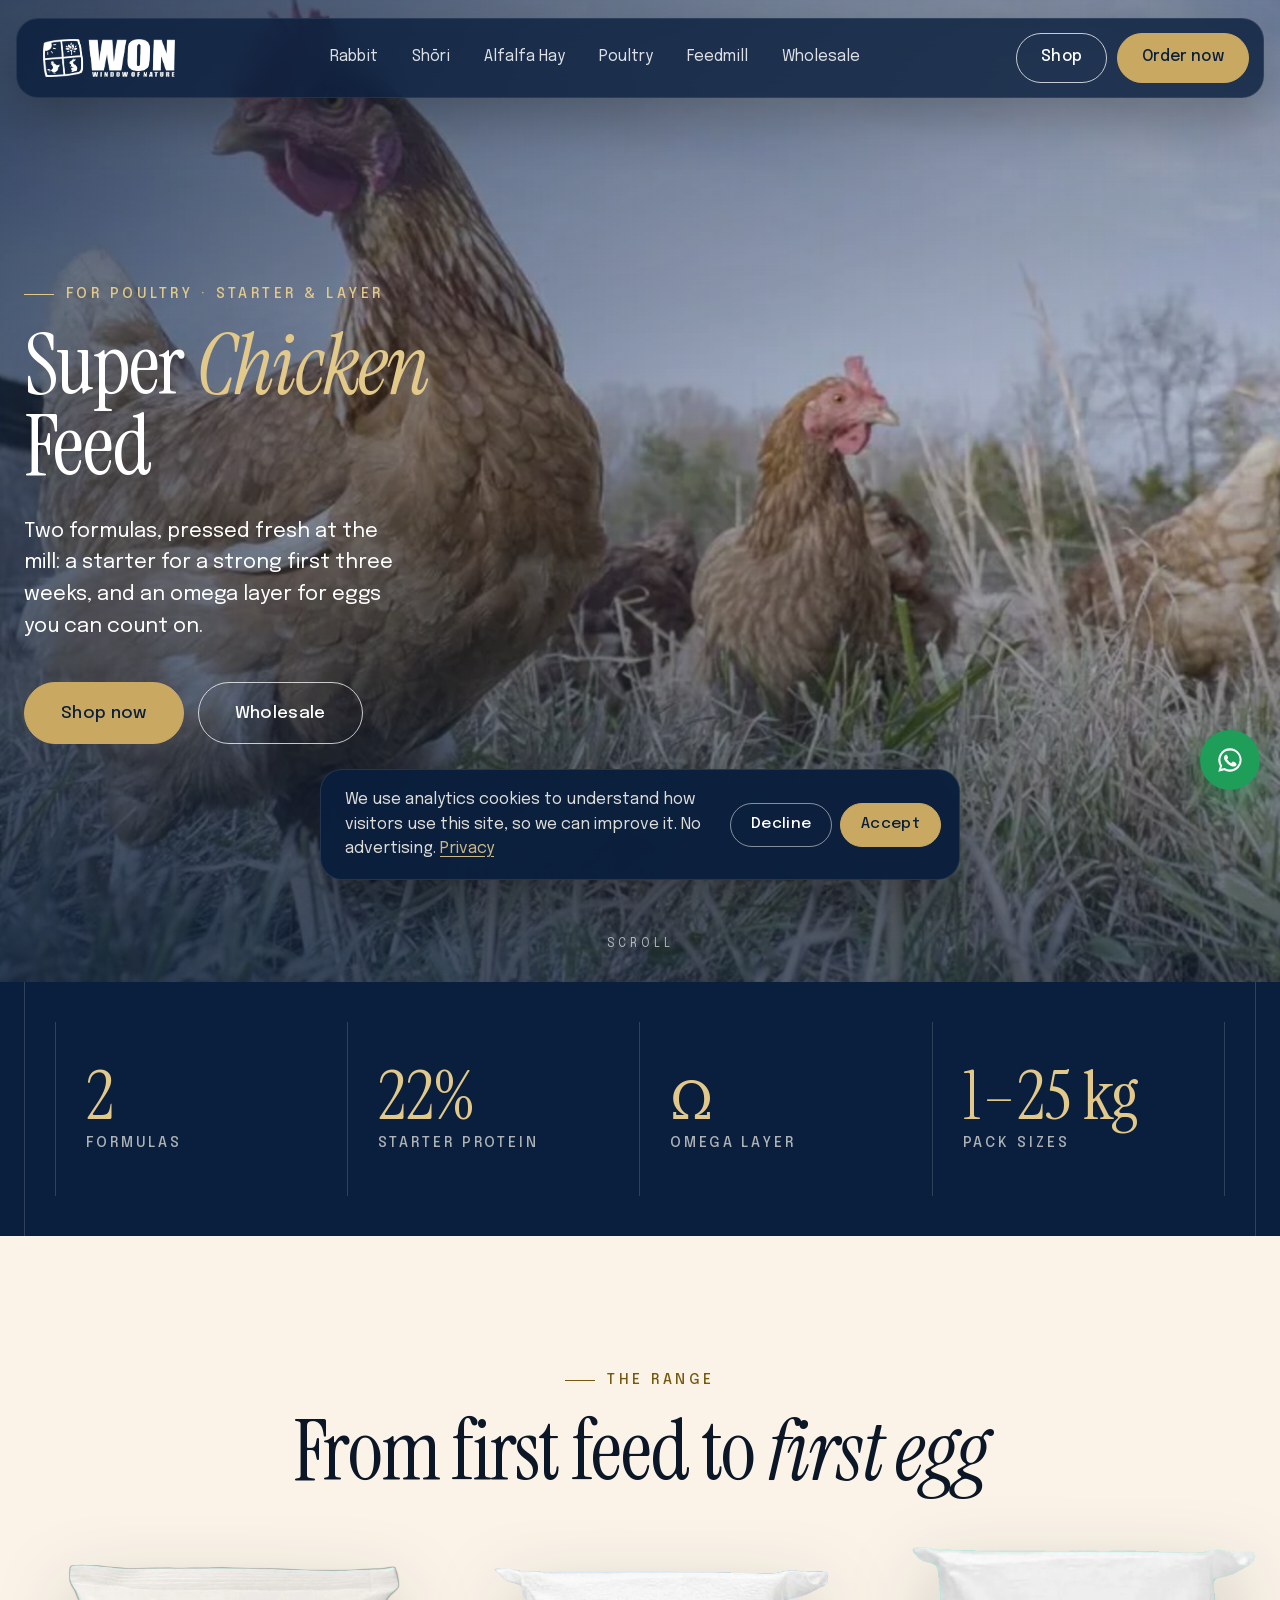
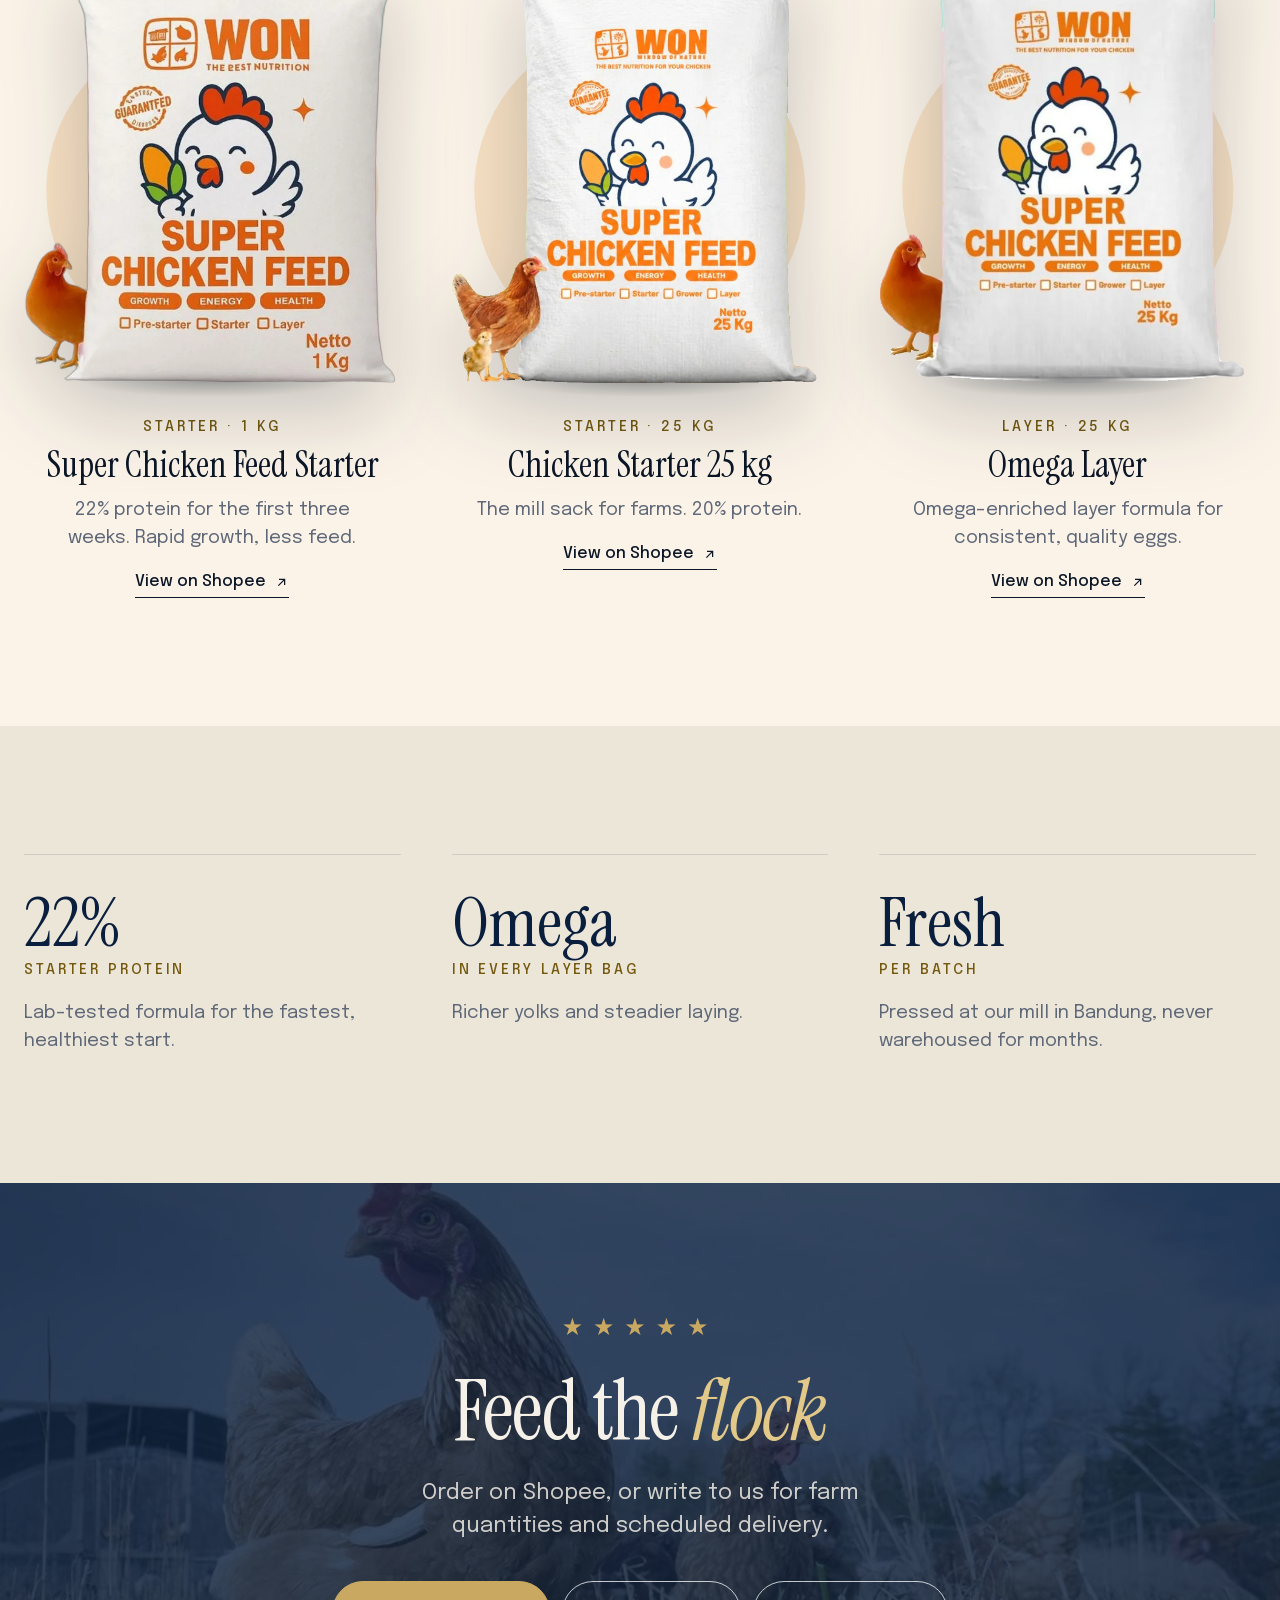
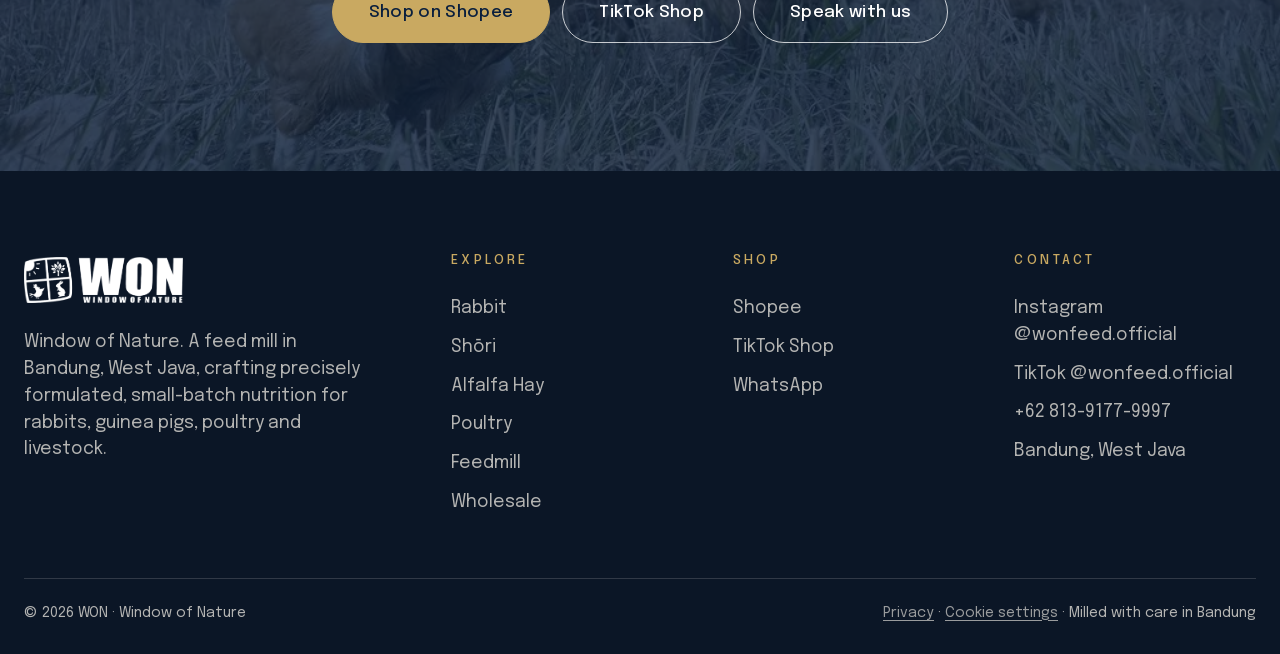
<file: poultry.html>
<!DOCTYPE html>
<html lang="en">
<head>
<meta charset="UTF-8">
<script>if(location.protocol==="http:"&&/(^|\.)windowofnature\.co\.id$/.test(location.hostname))location.replace("https://"+location.host+location.pathname+location.search+location.hash)</script>
<meta name="viewport" content="width=device-width, initial-scale=1">
<title>Poultry Feed — WON</title>
<meta name="description" content="Two formulas, pressed fresh at the mill: a starter for a strong first three weeks, and an omega layer for eggs you can count on.">
<meta property="og:title" content="Poultry Feed — WON">
<meta property="og:description" content="Two formulas, pressed fresh at the mill: a starter for a strong first three weeks, and an omega layer for eggs you can count on.">
<meta property="og:image" content="https://windowofnature.co.id/og/poultry.jpg?v=0e426e14">
<meta property="og:url" content="https://windowofnature.co.id/poultry.html">
<meta name="twitter:card" content="summary_large_image">
<link rel="icon" type="image/png" sizes="32x32" href="img/favicon-32.png?v=1cc9f760">
<link rel="preload" href="fonts/InstrumentSerif-normal-latin-jizBRFtN.woff2" as="font" type="font/woff2" crossorigin>
<link rel="preload" href="fonts/Epilogue-normal-latin-O4ZRFGj5.woff2" as="font" type="font/woff2" crossorigin>
<link rel="apple-touch-icon" href="img/apple-touch-icon.png?v=1ef0c2c3">
<meta name="theme-color" content="#0A1F3D">
<link rel="preload" as="image" href="photos/hen-freerange-m.webp?v=622e8868" media="(max-width:700px)" fetchpriority="high">
<link rel="preload" as="image" href="photos/hen-freerange.webp?v=c0b7c0d6" media="(min-width:701px)" fetchpriority="high">
<link rel="stylesheet" href="site.css?v=a092dfd0">
<style>.hero .ph,#trust .ph{background-image:url(photos/hen-freerange.webp?v=c0b7c0d6);background-position:center 40%}@media(max-width:700px){.hero .ph,#trust .ph{background-image:url(photos/hen-freerange-m.webp?v=622e8868)}}</style>
</head>
<body>
<header>
  <div class="pill">
    <a class="logo" href="./"><img src="img/logo-white.png?v=f739bf32" alt="WON Window of Nature" width="793" height="229" decoding="async"></a>
    <div class="links"><a href="rabbit.html">Rabbit</a><a href="shori.html">Shōri</a><a href="hay.html">Alfalfa Hay</a><a href="poultry.html">Poultry</a><a href="feedmill.html">Feedmill</a><a href="index.html#b2b">Wholesale</a></div>
    <div class="nav-cta">
      <a class="btn white" href="https://shopee.co.id/wonfeed_" target="_blank" rel="noopener">Shop</a>
      <a class="btn fill" href="#" data-wa="Hello WON, I would like to place an order.">Order now</a>
      <button class="burger" aria-label="menu" onclick="document.getElementById('mm').classList.toggle('open')"><span></span><span></span></button>
    </div>
  </div>
  <div class="mmenu" id="mm"><a href="rabbit.html">Rabbit</a><a href="shori.html">Shōri</a><a href="hay.html">Alfalfa Hay</a><a href="poultry.html">Poultry</a><a href="feedmill.html">Feedmill</a><a href="index.html#b2b">Wholesale</a><a href="https://shopee.co.id/wonfeed_" target="_blank" rel="noopener">Shop on Shopee</a></div>
</header>

<section class="hero">
  <div class="ph"></div>
  <div class="wrap">
    <span class="eyebrow r in" style="color:var(--gold-2)">For poultry · starter & layer</span>
    <h1 class="d lg r in d1" style="margin-top:20px;max-width:12ch">Super <i>Chicken</i> Feed</h1>
    <p class="r in d2">Two formulas, pressed fresh at the mill: a starter for a strong first three weeks, and an omega layer for eggs you can count on.</p>
    <div class="cta r in d3">
      <a class="btn fill" href="https://shopee.co.id/product/1250916592/43403176817" target="_blank" rel="noopener">Shop now</a>
      <a class="btn white" href="./#b2b">Wholesale</a>
    </div>
  </div>
  <div class="scroll">scroll</div>
</section>

<div class="band"><div class="wrap"><div><b>2</b><span>formulas</span></div><div><b>22%</b><span>starter protein</span></div><div><b>Ω</b><span>omega layer</span></div><div><b>1–25 kg</b><span>pack sizes</span></div></div></div>

<section class="range-sec" style="background:#FBF3E8;--disc:#F7E0C3">
  <div class="wrap">
    <div class="head center"><span class="eyebrow r">The range</span><h2 class="d lg r d1">From first feed to <i>first egg</i></h2></div>
    <div class="showcase n3"><a class="prod r" href="https://shopee.co.id/product/1250916592/43403176817" target="_blank" rel="noopener"><div class="stage"><img src="cut/ayam-starter.webp?v=f12a9795" alt="Super Chicken Feed Starter" width="622" height="694" loading="lazy" decoding="async"></div><div class="k">Starter · 1 kg</div><h3>Super Chicken Feed Starter</h3><p>22% protein for the first three weeks. Rapid growth, less feed.</p><span class="go">View on Shopee <svg viewBox="0 0 24 24" fill="none" stroke="currentColor" stroke-width="2"><path d="M7 17L17 7M8 7h9v9"/></svg></span></a><a class="prod r" href="https://shopee.co.id/product/1250916592/56408384874" target="_blank" rel="noopener"><div class="stage"><img src="cut/ayam-starter-25kg.webp?v=05c0e9fc" alt="Chicken Starter 25 kg" width="715" height="787" loading="lazy" decoding="async"></div><div class="k">Starter · 25 kg</div><h3>Chicken Starter 25 kg</h3><p>The mill sack for farms. 20% protein.</p><span class="go">View on Shopee <svg viewBox="0 0 24 24" fill="none" stroke="currentColor" stroke-width="2"><path d="M7 17L17 7M8 7h9v9"/></svg></span></a><a class="prod r" href="https://shopee.co.id/product/1250916592/26379151810" target="_blank" rel="noopener"><div class="stage"><img src="cut/ayam-petelur-25kg.webp?v=df5216fb" alt="Omega Layer" width="626" height="726" loading="lazy" decoding="async"></div><div class="k">Layer · 25 kg</div><h3>Omega Layer</h3><p>Omega-enriched layer formula for consistent, quality eggs.</p><span class="go">View on Shopee <svg viewBox="0 0 24 24" fill="none" stroke="currentColor" stroke-width="2"><path d="M7 17L17 7M8 7h9v9"/></svg></span></a></div>
  </div>
</section>


<section style="background:var(--ivory-2)">
  <div class="wrap">
    <div class="facts"><div class="fact r"><b>22%</b><span>starter protein</span><p>Lab-tested formula for the fastest, healthiest start.</p></div><div class="fact r"><b>Omega</b><span>in every layer bag</span><p>Richer yolks and steadier laying.</p></div><div class="fact r"><b>Fresh</b><span>per batch</span><p>Pressed at our mill in Bandung, never warehoused for months.</p></div></div>
  </div>
</section>

<section id="trust">
  <div class="ph"></div>
  <div class="wrap">
    <div class="stars r">★★★★★</div>
    <h2 class="d lg r d1">Feed the <i>flock</i></h2>
    <p class="r d2">Order on Shopee, or write to us for farm quantities and scheduled delivery.</p>
    <div class="acts r d3">
      <a class="btn fill" href="https://shopee.co.id/product/1250916592/43403176817" target="_blank" rel="noopener">Shop on Shopee</a>
      <a class="btn white" href="https://www.tiktok.com/@wonfeed.official" target="_blank" rel="noopener">TikTok Shop</a>
      <a class="btn white" href="#" data-wa="Hello WON, I have a question about Poultry Feed.">Speak with us</a>
    </div>
  </div>
</section>

<footer><div class="wrap">
  <div class="foot">
    <div><a class="logo" href="./"><img src="img/logo-white.png?v=f739bf32" alt="WON" width="793" height="229" decoding="async"></a><p>Window of Nature. A feed mill in Bandung, West Java, crafting precisely formulated, small-batch nutrition for rabbits, guinea pigs, poultry and livestock.</p></div>
    <div><h3 class="fh">Explore</h3><a class="fl" href="rabbit.html">Rabbit</a><a class="fl" href="shori.html">Shōri</a><a class="fl" href="hay.html">Alfalfa Hay</a><a class="fl" href="poultry.html">Poultry</a><a class="fl" href="feedmill.html">Feedmill</a><a class="fl" href="index.html#b2b">Wholesale</a></div>
    <div><h3 class="fh">Shop</h3><a href="https://shopee.co.id/wonfeed_" target="_blank" rel="noopener">Shopee</a><a href="https://www.tiktok.com/@wonfeed.official" id="f-tt" target="_blank" rel="noopener">TikTok Shop</a><a href="#" data-wa="Hello WON, I would like to place an order.">WhatsApp</a></div>
    <div><h3 class="fh">Contact</h3><a href="https://www.instagram.com/wonfeed.official" id="f-ig" target="_blank" rel="noopener">Instagram @wonfeed.official</a><a href="https://www.tiktok.com/@wonfeed.official" target="_blank" rel="noopener">TikTok @wonfeed.official</a><a href="#" data-wa="Hello WON, I have a question.">+62 813-9177-9997</a><a href="#">Bandung, West Java</a></div>
  </div>
  <div class="copy"><span>© 2026 WON · Window of Nature</span><span><a href="privacy.html">Privacy</a> · <a href="#" data-cookie-settings>Cookie settings</a> · Milled with care in Bandung</span></div>
  
</div></footer>
<a class="wa-float" href="#" data-wa="Hello WON, I have a question." aria-label="WhatsApp"><svg viewBox="0 0 24 24" fill="currentColor"><path d="M12 2a10 10 0 0 0-8.6 15.1L2 22l5-1.3A10 10 0 1 0 12 2zm0 18.2a8.2 8.2 0 0 1-4.2-1.2l-.3-.2-3 .8.8-2.9-.2-.3A8.2 8.2 0 1 1 12 20.2zm4.5-6.1c-.2-.1-1.5-.7-1.7-.8s-.4-.1-.6.1-.6.8-.8 1-.3.2-.5.1a6.7 6.7 0 0 1-3.3-2.9c-.3-.4.3-.4.7-1.3.1-.2 0-.3 0-.5l-.8-1.8c-.2-.5-.4-.4-.6-.4h-.5a1 1 0 0 0-.7.3 3 3 0 0 0-.9 2.2 5.2 5.2 0 0 0 1.1 2.8 12 12 0 0 0 4.6 4c1.7.7 2.3.8 3.1.7a2.7 2.7 0 0 0 1.8-1.2 2.2 2.2 0 0 0 .1-1.2c0-.2-.2-.2-.4-.3z"/></svg></a>
<script src="site.js?v=ede187da"></script>
</body>
</html>
</file>
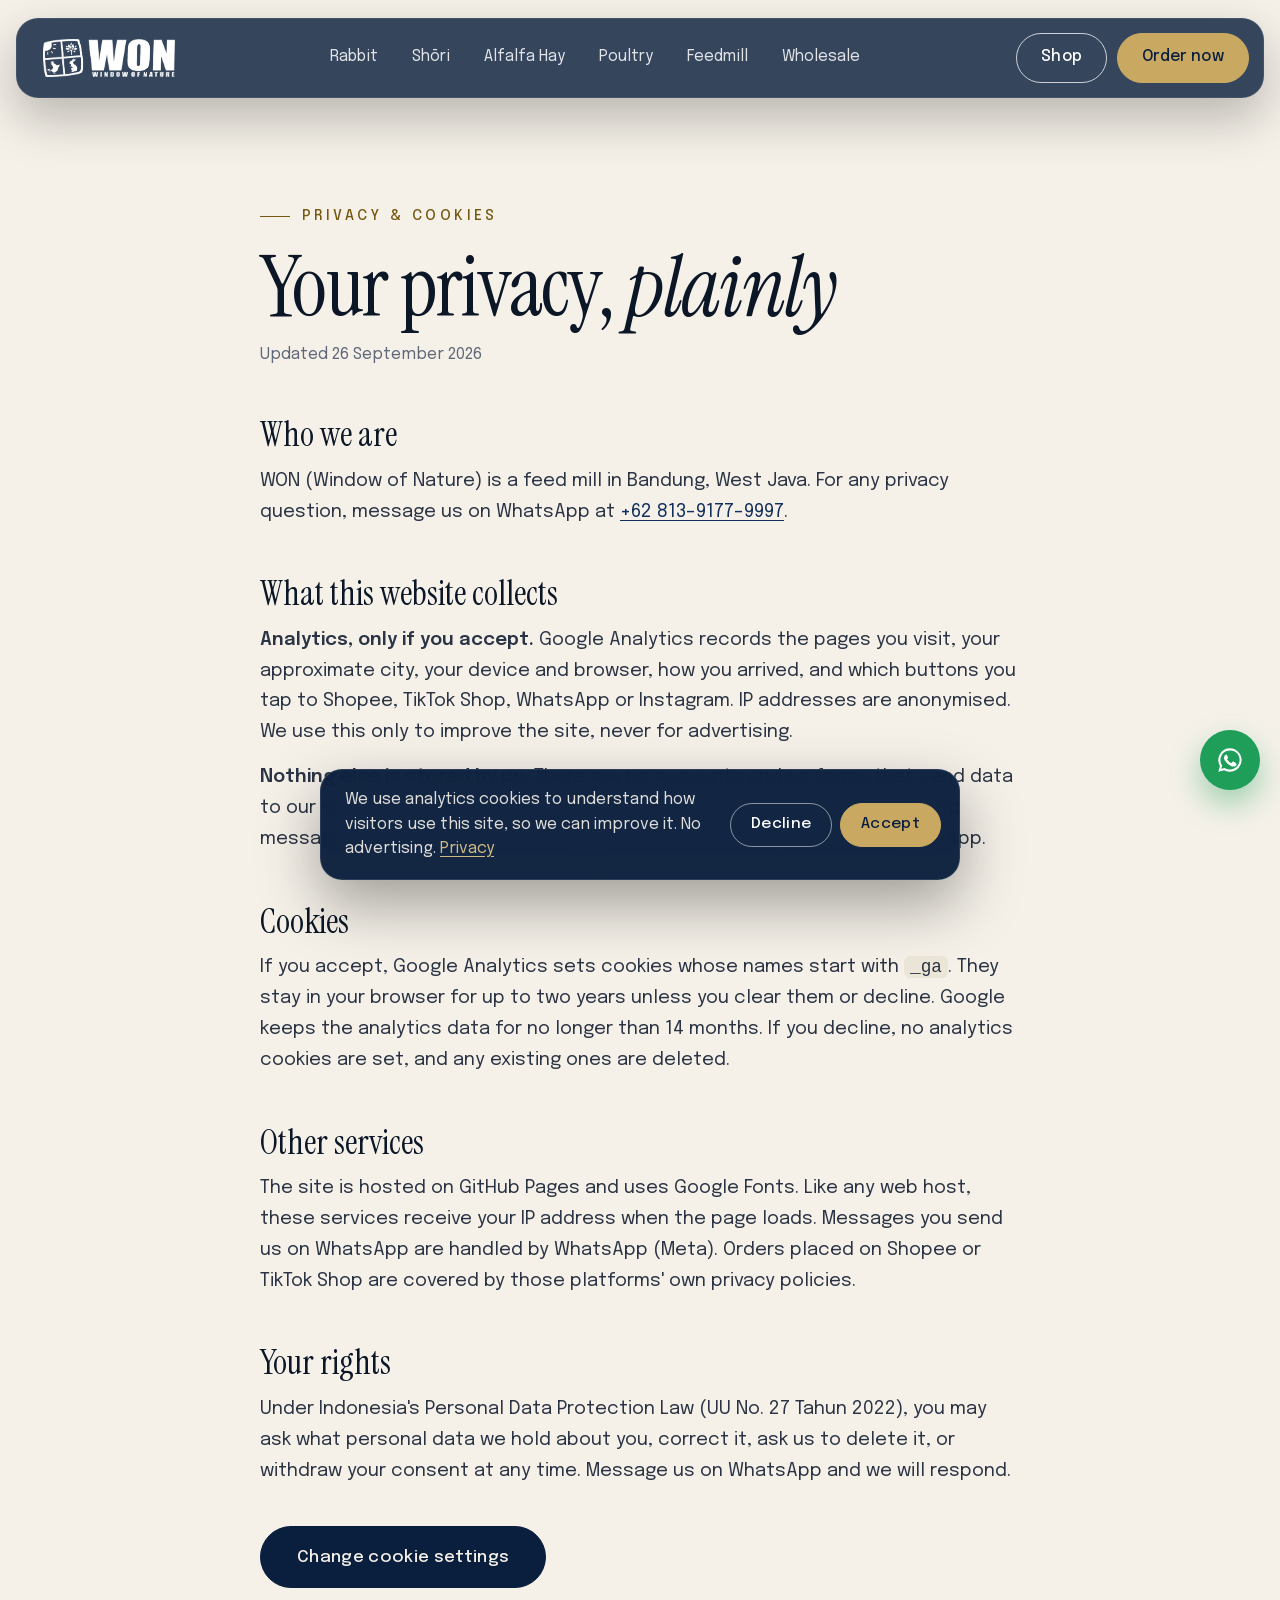
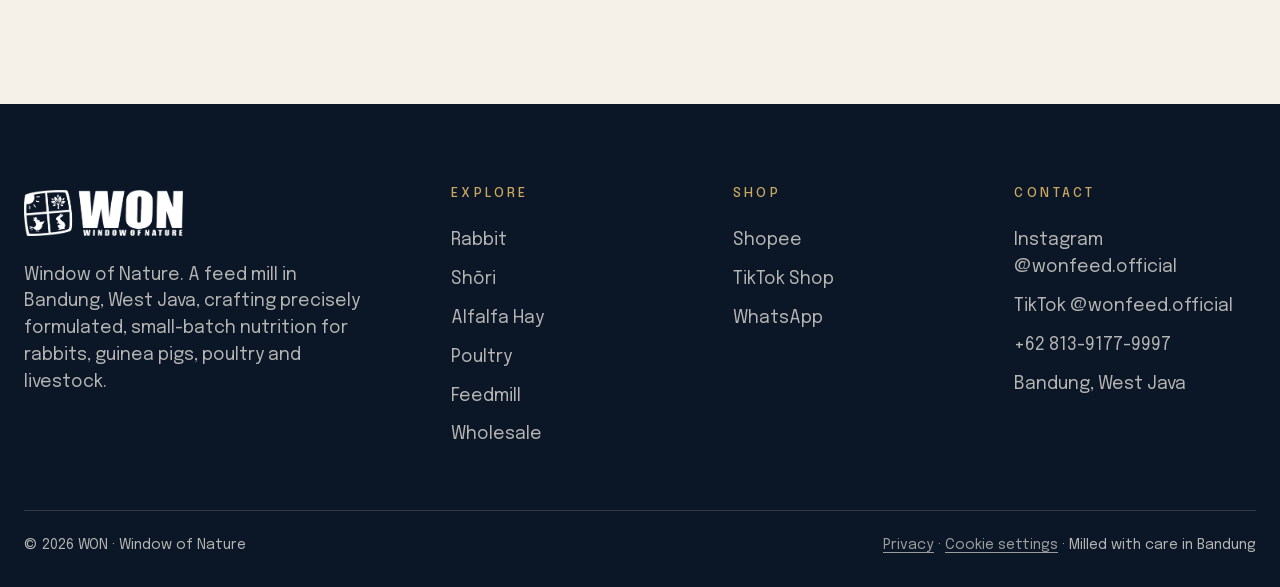
<file: privacy.html>
<!DOCTYPE html>
<html lang="en">
<head>
<meta charset="UTF-8">
<script>if(location.protocol==="http:"&&/(^|\.)windowofnature\.co\.id$/.test(location.hostname))location.replace("https://"+location.host+location.pathname+location.search+location.hash)</script>
<meta name="viewport" content="width=device-width, initial-scale=1">
<title>Privacy & Cookies — WON</title>
<meta name="description" content="How the WON website uses analytics cookies and personal data, and the choices you have.">
<meta property="og:title" content="Privacy & Cookies — WON">
<meta property="og:description" content="How the WON website uses analytics cookies and personal data.">
<meta property="og:image" content="https://windowofnature.co.id/og/feedmill.jpg?v=e3da1fee">
<meta property="og:url" content="https://windowofnature.co.id/privacy.html">
<meta name="twitter:card" content="summary_large_image">
<link rel="icon" type="image/png" sizes="32x32" href="img/favicon-32.png?v=1cc9f760">
<link rel="preload" href="fonts/InstrumentSerif-normal-latin-jizBRFtN.woff2" as="font" type="font/woff2" crossorigin>
<link rel="preload" href="fonts/Epilogue-normal-latin-O4ZRFGj5.woff2" as="font" type="font/woff2" crossorigin>
<link rel="apple-touch-icon" href="img/apple-touch-icon.png?v=1ef0c2c3">
<meta name="theme-color" content="#0A1F3D">
<link rel="stylesheet" href="site.css?v=a092dfd0">
</head>
<body>

<header>
  <div class="pill">
    <a class="logo" href="./"><img src="img/logo-white.png?v=f739bf32" alt="WON Window of Nature" width="793" height="229" decoding="async"></a>
    <div class="links"><a href="rabbit.html">Rabbit</a><a href="shori.html">Shōri</a><a href="hay.html">Alfalfa Hay</a><a href="poultry.html">Poultry</a><a href="feedmill.html">Feedmill</a><a href="index.html#b2b">Wholesale</a></div>
    <div class="nav-cta">
      <a class="btn white" href="https://shopee.co.id/wonfeed_" target="_blank" rel="noopener">Shop</a>
      <a class="btn fill" href="#" data-wa="Hello WON, I would like to place an order.">Order now</a>
      <button class="burger" aria-label="menu" onclick="document.getElementById('mm').classList.toggle('open')"><span></span><span></span></button>
    </div>
  </div>
  <div class="mmenu" id="mm"><a href="rabbit.html">Rabbit</a><a href="shori.html">Shōri</a><a href="hay.html">Alfalfa Hay</a><a href="poultry.html">Poultry</a><a href="feedmill.html">Feedmill</a><a href="index.html#b2b">Wholesale</a><a href="https://shopee.co.id/wonfeed_" target="_blank" rel="noopener">Shop on Shopee</a></div>
</header>

<section class="legal">
  <div class="wrap narrow">
    <span class="eyebrow">Privacy & cookies</span>
    <h1 class="d lg" style="margin-top:20px">Your privacy, <i>plainly</i></h1>
    <p class="updated">Updated 26 September 2026</p>

    <h2>Who we are</h2>
    <p>WON (Window of Nature) is a feed mill in Bandung, West Java. For any privacy question, message us on WhatsApp at <a href="#" data-wa="Hello WON, I have a question about privacy.">+62 813-9177-9997</a>.</p>

    <h2>What this website collects</h2>
    <p><b>Analytics, only if you accept.</b> Google Analytics records the pages you visit, your approximate city, your device and browser, how you arrived, and which buttons you tap to Shopee, TikTok Shop, WhatsApp or Instagram. IP addresses are anonymised. We use this only to improve the site, never for advertising.</p>
    <p><b>Nothing else is stored by us.</b> There are no accounts and no forms that send data to our servers. The horse and stable enquiry form only prepares a WhatsApp message on your own device. Nothing is sent until you press send in WhatsApp.</p>

    <h2>Cookies</h2>
    <p>If you accept, Google Analytics sets cookies whose names start with <code>_ga</code>. They stay in your browser for up to two years unless you clear them or decline. Google keeps the analytics data for no longer than 14 months. If you decline, no analytics cookies are set, and any existing ones are deleted.</p>

    <h2>Other services</h2>
    <p>The site is hosted on GitHub Pages and uses Google Fonts. Like any web host, these services receive your IP address when the page loads. Messages you send us on WhatsApp are handled by WhatsApp (Meta). Orders placed on Shopee or TikTok Shop are covered by those platforms' own privacy policies.</p>

    <h2>Your rights</h2>
    <p>Under Indonesia's Personal Data Protection Law (UU No. 27 Tahun 2022), you may ask what personal data we hold about you, correct it, ask us to delete it, or withdraw your consent at any time. Message us on WhatsApp and we will respond.</p>

    <div class="acts" style="margin-top:40px"><a class="btn dark" href="#" data-cookie-settings>Change cookie settings</a></div>
  </div>
</section>

<footer><div class="wrap">
  <div class="foot">
    <div><a class="logo" href="./"><img src="img/logo-white.png?v=f739bf32" alt="WON" width="793" height="229" decoding="async"></a><p>Window of Nature. A feed mill in Bandung, West Java, crafting precisely formulated, small-batch nutrition for rabbits, guinea pigs, poultry and livestock.</p></div>
    <div><h3 class="fh">Explore</h3><a href="rabbit.html">Rabbit</a><a href="shori.html">Shōri</a><a href="hay.html">Alfalfa Hay</a><a href="poultry.html">Poultry</a><a href="feedmill.html">Feedmill</a><a href="index.html#b2b">Wholesale</a></div>
    <div><h3 class="fh">Shop</h3><a href="https://shopee.co.id/wonfeed_" target="_blank" rel="noopener">Shopee</a><a href="https://www.tiktok.com/@wonfeed.official" id="f-tt" target="_blank" rel="noopener">TikTok Shop</a><a href="#" data-wa="Hello WON, I would like to place an order.">WhatsApp</a></div>
    <div><h3 class="fh">Contact</h3><a href="https://www.instagram.com/wonfeed.official" id="f-ig" target="_blank" rel="noopener">Instagram @wonfeed.official</a><a href="https://www.tiktok.com/@wonfeed.official" target="_blank" rel="noopener">TikTok @wonfeed.official</a><a href="#" data-wa="Hello WON, I have a question.">+62 813-9177-9997</a><a href="#">Bandung, West Java</a></div>
  </div>
  <div class="copy"><span>© 2026 WON · Window of Nature</span><span><a href="privacy.html">Privacy</a> · <a href="#" data-cookie-settings>Cookie settings</a> · Milled with care in Bandung</span></div>
</div></footer>

<a class="wa-float" href="#" data-wa="Hello WON, I have a question." aria-label="WhatsApp"><svg viewBox="0 0 24 24" fill="currentColor"><path d="M12 2a10 10 0 0 0-8.6 15.1L2 22l5-1.3A10 10 0 1 0 12 2zm0 18.2a8.2 8.2 0 0 1-4.2-1.2l-.3-.2-3 .8.8-2.9-.2-.3A8.2 8.2 0 1 1 12 20.2zm4.5-6.1c-.2-.1-1.5-.7-1.7-.8s-.4-.1-.6.1-.6.8-.8 1-.3.2-.5.1a6.7 6.7 0 0 1-3.3-2.9c-.3-.4.3-.4.7-1.3.1-.2 0-.3 0-.5l-.8-1.8c-.2-.5-.4-.4-.6-.4h-.5a1 1 0 0 0-.7.3 3 3 0 0 0-.9 2.2 5.2 5.2 0 0 0 1.1 2.8 12 12 0 0 0 4.6 4c1.7.7 2.3.8 3.1.7a2.7 2.7 0 0 0 1.8-1.2 2.2 2.2 0 0 0 .1-1.2c0-.2-.2-.2-.4-.3z"/></svg></a>

<script src="site.js?v=ede187da"></script>
</body>
</html>
</file>
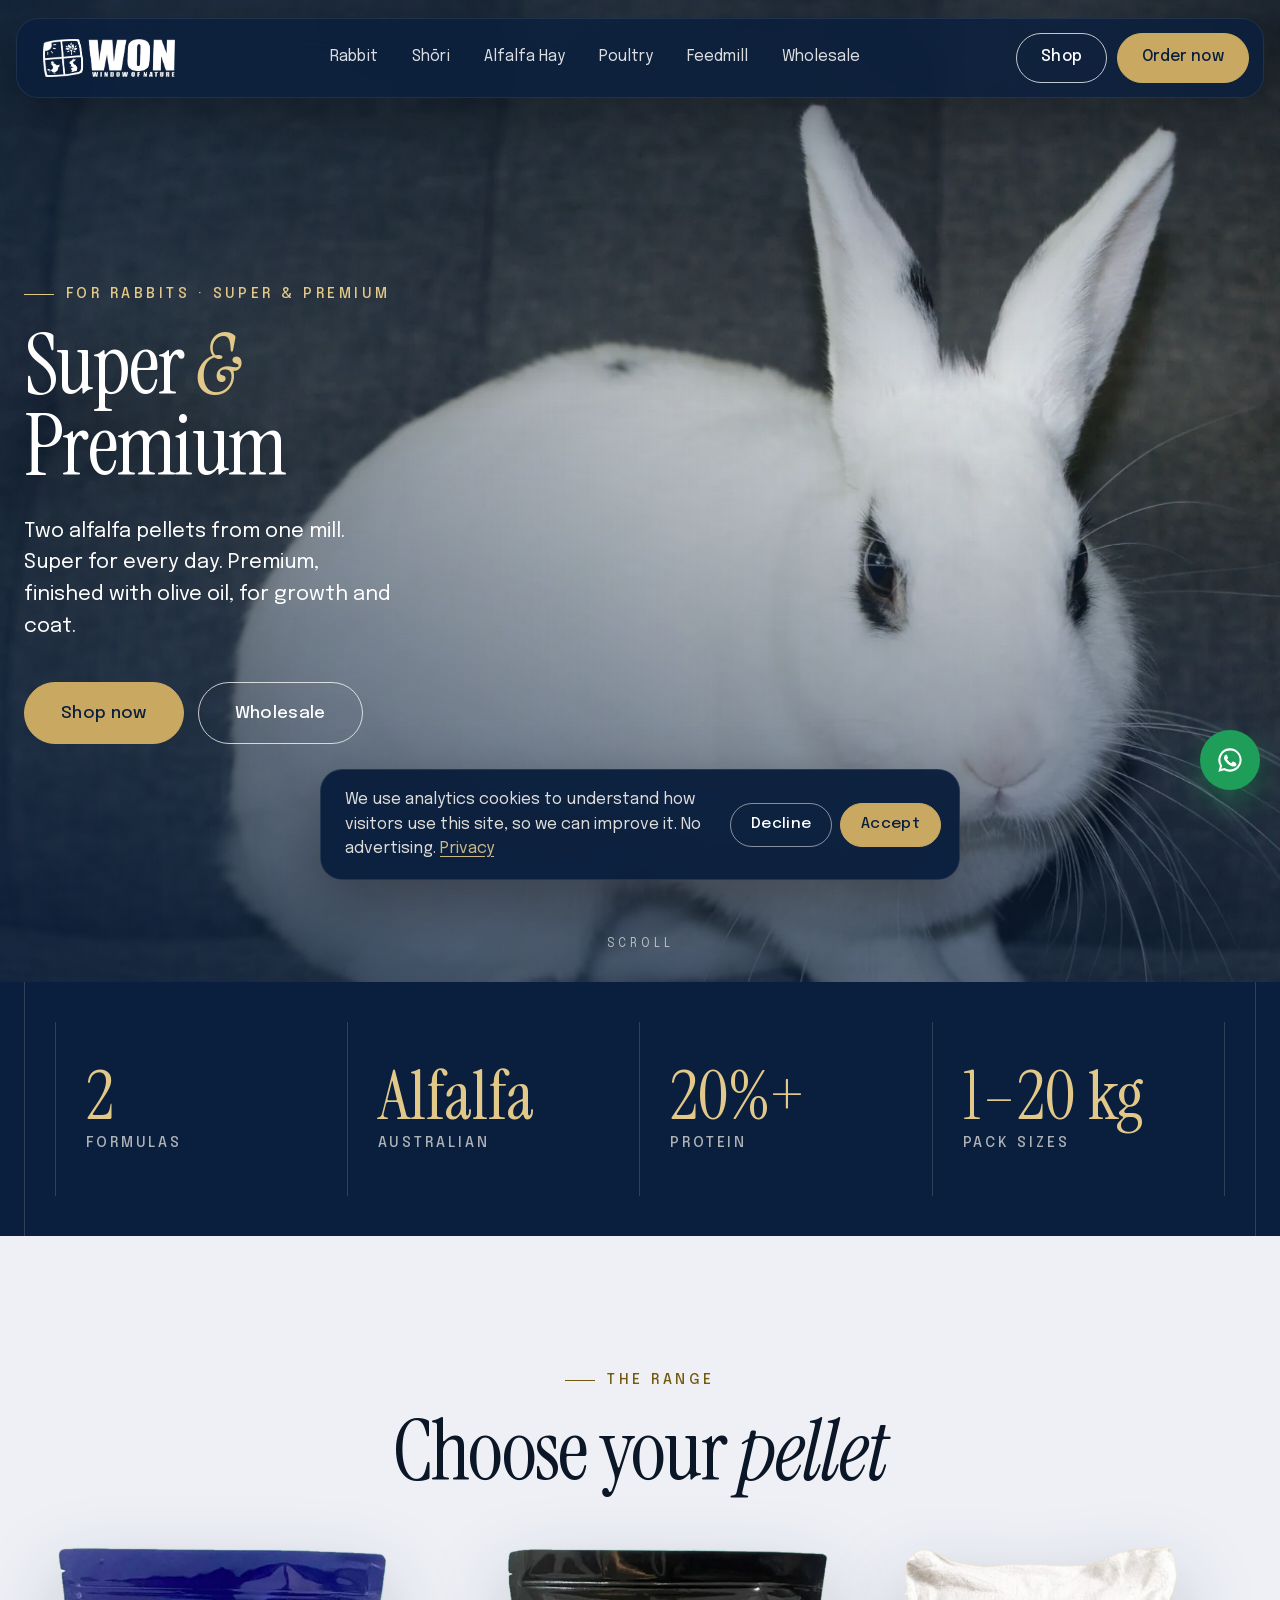
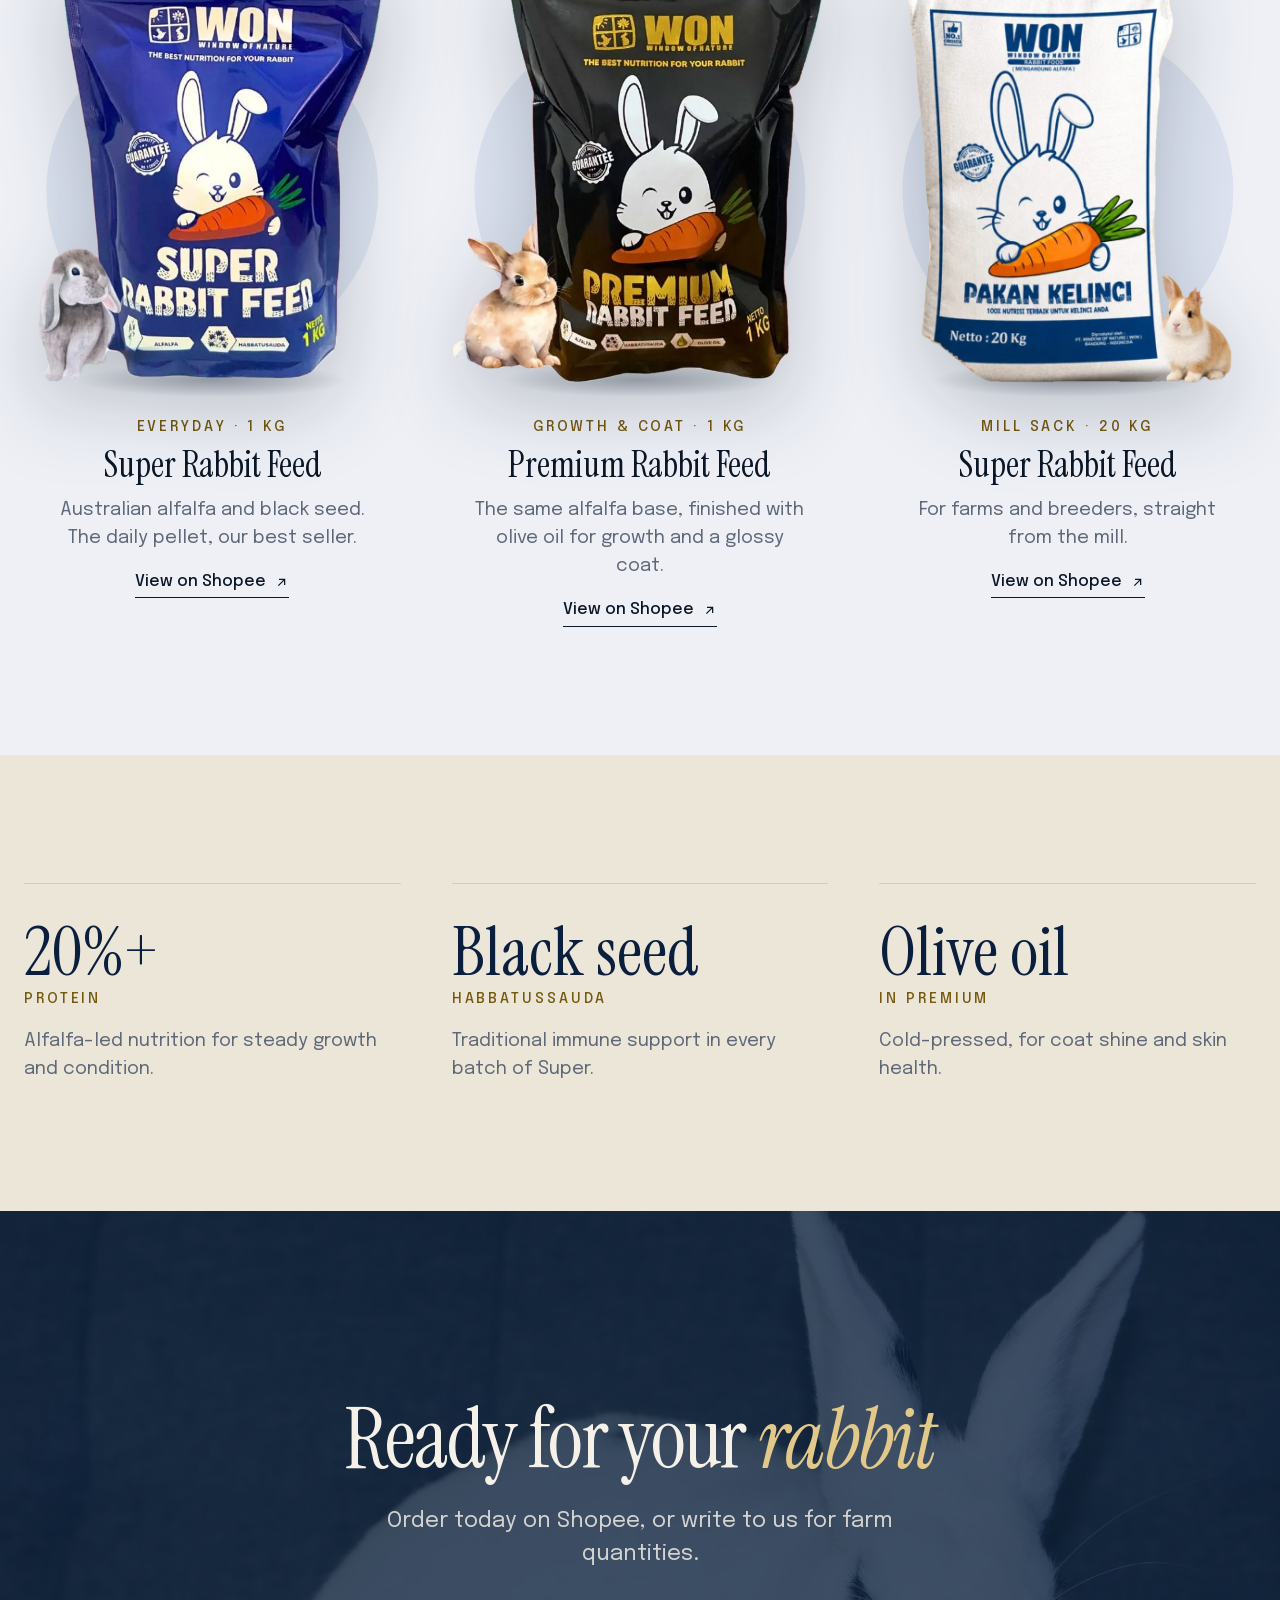
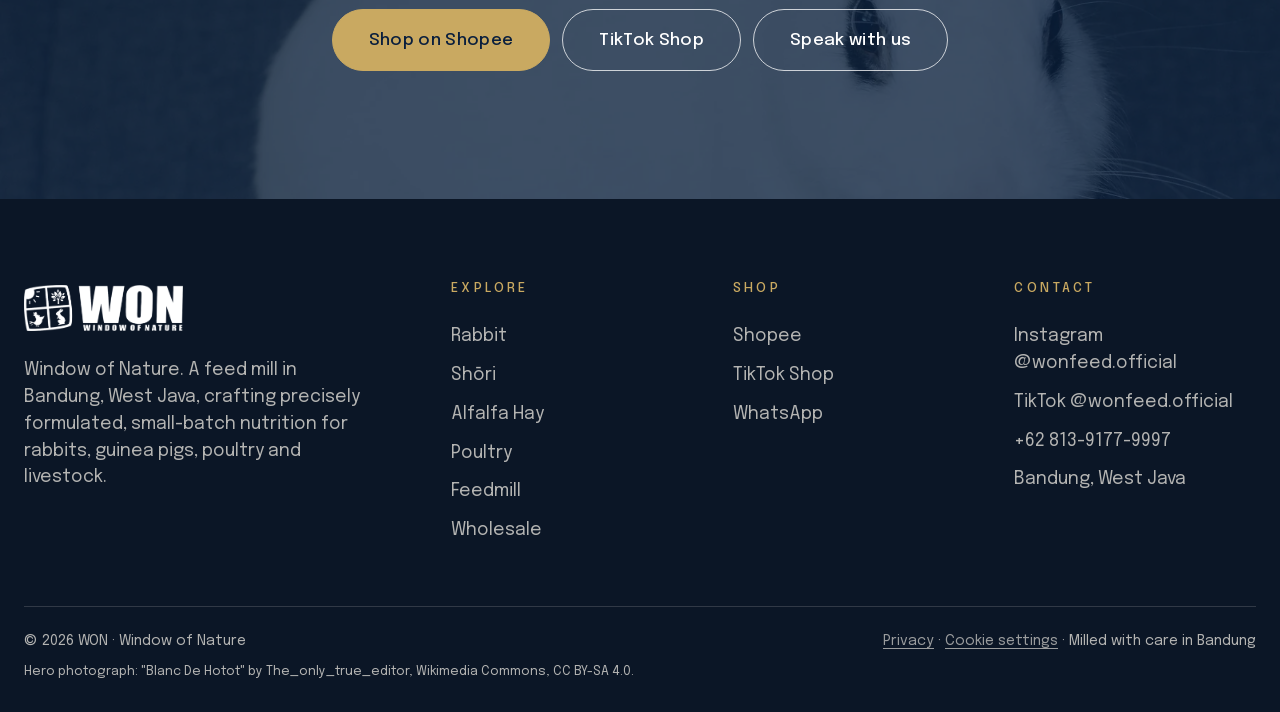
<file: rabbit.html>
<!DOCTYPE html>
<html lang="en">
<head>
<meta charset="UTF-8">
<script>if(location.protocol==="http:"&&/(^|\.)windowofnature\.co\.id$/.test(location.hostname))location.replace("https://"+location.host+location.pathname+location.search+location.hash)</script>
<meta name="viewport" content="width=device-width, initial-scale=1">
<title>Rabbit Feed — WON</title>
<meta name="description" content="Two alfalfa pellets from one mill. Super for every day. Premium, finished with olive oil, for growth and coat.">
<meta property="og:title" content="Rabbit Feed — WON">
<meta property="og:description" content="Two alfalfa pellets from one mill. Super for every day. Premium, finished with olive oil, for growth and coat.">
<meta property="og:image" content="https://windowofnature.co.id/og/rabbit.jpg?v=ebcc47ff">
<meta property="og:url" content="https://windowofnature.co.id/rabbit.html">
<meta name="twitter:card" content="summary_large_image">
<link rel="icon" type="image/png" sizes="32x32" href="img/favicon-32.png?v=1cc9f760">
<link rel="preload" href="fonts/InstrumentSerif-normal-latin-jizBRFtN.woff2" as="font" type="font/woff2" crossorigin>
<link rel="preload" href="fonts/Epilogue-normal-latin-O4ZRFGj5.woff2" as="font" type="font/woff2" crossorigin>
<link rel="apple-touch-icon" href="img/apple-touch-icon.png?v=1ef0c2c3">
<meta name="theme-color" content="#0A1F3D">
<link rel="preload" as="image" href="photos/hero-white-m.webp?v=d65e315c" media="(max-width:700px)" fetchpriority="high">
<link rel="preload" as="image" href="photos/hero-white.webp?v=5754f55e" media="(min-width:701px)" fetchpriority="high">
<link rel="stylesheet" href="site.css?v=a092dfd0">
<style>.hero .ph,#trust .ph{background-image:url(photos/hero-white.webp?v=5754f55e);background-position:center 38%}@media(max-width:700px){.hero .ph,#trust .ph{background-image:url(photos/hero-white-m.webp?v=d65e315c)}}</style>
</head>
<body>
<header>
  <div class="pill">
    <a class="logo" href="./"><img src="img/logo-white.png?v=f739bf32" alt="WON Window of Nature" width="793" height="229" decoding="async"></a>
    <div class="links"><a href="rabbit.html">Rabbit</a><a href="shori.html">Shōri</a><a href="hay.html">Alfalfa Hay</a><a href="poultry.html">Poultry</a><a href="feedmill.html">Feedmill</a><a href="index.html#b2b">Wholesale</a></div>
    <div class="nav-cta">
      <a class="btn white" href="https://shopee.co.id/wonfeed_" target="_blank" rel="noopener">Shop</a>
      <a class="btn fill" href="#" data-wa="Hello WON, I would like to place an order.">Order now</a>
      <button class="burger" aria-label="menu" onclick="document.getElementById('mm').classList.toggle('open')"><span></span><span></span></button>
    </div>
  </div>
  <div class="mmenu" id="mm"><a href="rabbit.html">Rabbit</a><a href="shori.html">Shōri</a><a href="hay.html">Alfalfa Hay</a><a href="poultry.html">Poultry</a><a href="feedmill.html">Feedmill</a><a href="index.html#b2b">Wholesale</a><a href="https://shopee.co.id/wonfeed_" target="_blank" rel="noopener">Shop on Shopee</a></div>
</header>

<section class="hero">
  <div class="ph"></div>
  <div class="wrap">
    <span class="eyebrow r in" style="color:var(--gold-2)">For rabbits · Super & Premium</span>
    <h1 class="d lg r in d1" style="margin-top:20px;max-width:12ch">Super <i>&</i> Premium</h1>
    <p class="r in d2">Two alfalfa pellets from one mill. Super for every day. Premium, finished with olive oil, for growth and coat.</p>
    <div class="cta r in d3">
      <a class="btn fill" href="https://shopee.co.id/product/1250916592/27251151691" target="_blank" rel="noopener">Shop now</a>
      <a class="btn white" href="./#b2b">Wholesale</a>
    </div>
  </div>
  <div class="scroll">scroll</div>
</section>

<div class="band"><div class="wrap"><div><b>2</b><span>formulas</span></div><div><b>Alfalfa</b><span>Australian</span></div><div><b>20%+</b><span>protein</span></div><div><b>1–20 kg</b><span>pack sizes</span></div></div></div>

<section class="range-sec" style="background:#EEF0F6;--disc:#DCE2EF">
  <div class="wrap">
    <div class="head center"><span class="eyebrow r">The range</span><h2 class="d lg r d1">Choose your <i>pellet</i></h2></div>
    <div class="showcase n3"><a class="prod r" href="https://shopee.co.id/product/1250916592/27251151691" target="_blank" rel="noopener"><div class="stage"><img src="cut/super-1kg.webp?v=8af26781" alt="Super Rabbit Feed" width="604" height="752" loading="lazy" decoding="async"></div><div class="k">Everyday · 1 kg</div><h3>Super Rabbit Feed</h3><p>Australian alfalfa and black seed. The daily pellet, our best seller.</p><span class="go">View on Shopee <svg viewBox="0 0 24 24" fill="none" stroke="currentColor" stroke-width="2"><path d="M7 17L17 7M8 7h9v9"/></svg></span></a><a class="prod r" href="https://shopee.co.id/product/1250916592/26728134263" target="_blank" rel="noopener"><div class="stage"><img src="cut/premium-1kg.webp?v=09c0d905" alt="Premium Rabbit Feed" width="669" height="772" loading="lazy" decoding="async"></div><div class="k">Growth & coat · 1 kg</div><h3>Premium Rabbit Feed</h3><p>The same alfalfa base, finished with olive oil for growth and a glossy coat.</p><span class="go">View on Shopee <svg viewBox="0 0 24 24" fill="none" stroke="currentColor" stroke-width="2"><path d="M7 17L17 7M8 7h9v9"/></svg></span></a><a class="prod r" href="https://shopee.co.id/product/1250916592/28867359695" target="_blank" rel="noopener"><div class="stage"><img src="cut/super-20kg.webp?v=ac08d1f1" alt="Super Rabbit Feed" width="708" height="940" loading="lazy" decoding="async"></div><div class="k">Mill sack · 20 kg</div><h3>Super Rabbit Feed</h3><p>For farms and breeders, straight from the mill.</p><span class="go">View on Shopee <svg viewBox="0 0 24 24" fill="none" stroke="currentColor" stroke-width="2"><path d="M7 17L17 7M8 7h9v9"/></svg></span></a></div>
  </div>
</section>


<section style="background:var(--ivory-2)">
  <div class="wrap">
    <div class="facts"><div class="fact r"><b>20%+</b><span>protein</span><p>Alfalfa-led nutrition for steady growth and condition.</p></div><div class="fact r"><b>Black seed</b><span>habbatussauda</span><p>Traditional immune support in every batch of Super.</p></div><div class="fact r"><b>Olive oil</b><span>in Premium</span><p>Cold-pressed, for coat shine and skin health.</p></div></div>
  </div>
</section>

<section id="trust">
  <div class="ph"></div>
  <div class="wrap">
    <div class="stars r">★★★★★</div>
    <h2 class="d lg r d1">Ready for your <i>rabbit</i></h2>
    <p class="r d2">Order today on Shopee, or write to us for farm quantities.</p>
    <div class="acts r d3">
      <a class="btn fill" href="https://shopee.co.id/product/1250916592/27251151691" target="_blank" rel="noopener">Shop on Shopee</a>
      <a class="btn white" href="https://www.tiktok.com/@wonfeed.official" target="_blank" rel="noopener">TikTok Shop</a>
      <a class="btn white" href="#" data-wa="Hello WON, I have a question about Rabbit Feed.">Speak with us</a>
    </div>
  </div>
</section>

<footer><div class="wrap">
  <div class="foot">
    <div><a class="logo" href="./"><img src="img/logo-white.png?v=f739bf32" alt="WON" width="793" height="229" decoding="async"></a><p>Window of Nature. A feed mill in Bandung, West Java, crafting precisely formulated, small-batch nutrition for rabbits, guinea pigs, poultry and livestock.</p></div>
    <div><h3 class="fh">Explore</h3><a class="fl" href="rabbit.html">Rabbit</a><a class="fl" href="shori.html">Shōri</a><a class="fl" href="hay.html">Alfalfa Hay</a><a class="fl" href="poultry.html">Poultry</a><a class="fl" href="feedmill.html">Feedmill</a><a class="fl" href="index.html#b2b">Wholesale</a></div>
    <div><h3 class="fh">Shop</h3><a href="https://shopee.co.id/wonfeed_" target="_blank" rel="noopener">Shopee</a><a href="https://www.tiktok.com/@wonfeed.official" id="f-tt" target="_blank" rel="noopener">TikTok Shop</a><a href="#" data-wa="Hello WON, I would like to place an order.">WhatsApp</a></div>
    <div><h3 class="fh">Contact</h3><a href="https://www.instagram.com/wonfeed.official" id="f-ig" target="_blank" rel="noopener">Instagram @wonfeed.official</a><a href="https://www.tiktok.com/@wonfeed.official" target="_blank" rel="noopener">TikTok @wonfeed.official</a><a href="#" data-wa="Hello WON, I have a question.">+62 813-9177-9997</a><a href="#">Bandung, West Java</a></div>
  </div>
  <div class="copy"><span>© 2026 WON · Window of Nature</span><span><a href="privacy.html">Privacy</a> · <a href="#" data-cookie-settings>Cookie settings</a> · Milled with care in Bandung</span></div>
  <div class="credits">Hero photograph: "Blanc De Hotot" by The_only_true_editor, Wikimedia Commons, CC BY-SA 4.0.</div>
</div></footer>
<a class="wa-float" href="#" data-wa="Hello WON, I have a question." aria-label="WhatsApp"><svg viewBox="0 0 24 24" fill="currentColor"><path d="M12 2a10 10 0 0 0-8.6 15.1L2 22l5-1.3A10 10 0 1 0 12 2zm0 18.2a8.2 8.2 0 0 1-4.2-1.2l-.3-.2-3 .8.8-2.9-.2-.3A8.2 8.2 0 1 1 12 20.2zm4.5-6.1c-.2-.1-1.5-.7-1.7-.8s-.4-.1-.6.1-.6.8-.8 1-.3.2-.5.1a6.7 6.7 0 0 1-3.3-2.9c-.3-.4.3-.4.7-1.3.1-.2 0-.3 0-.5l-.8-1.8c-.2-.5-.4-.4-.6-.4h-.5a1 1 0 0 0-.7.3 3 3 0 0 0-.9 2.2 5.2 5.2 0 0 0 1.1 2.8 12 12 0 0 0 4.6 4c1.7.7 2.3.8 3.1.7a2.7 2.7 0 0 0 1.8-1.2 2.2 2.2 0 0 0 .1-1.2c0-.2-.2-.2-.4-.3z"/></svg></a>
<script src="site.js?v=ede187da"></script>
</body>
</html>
</file>
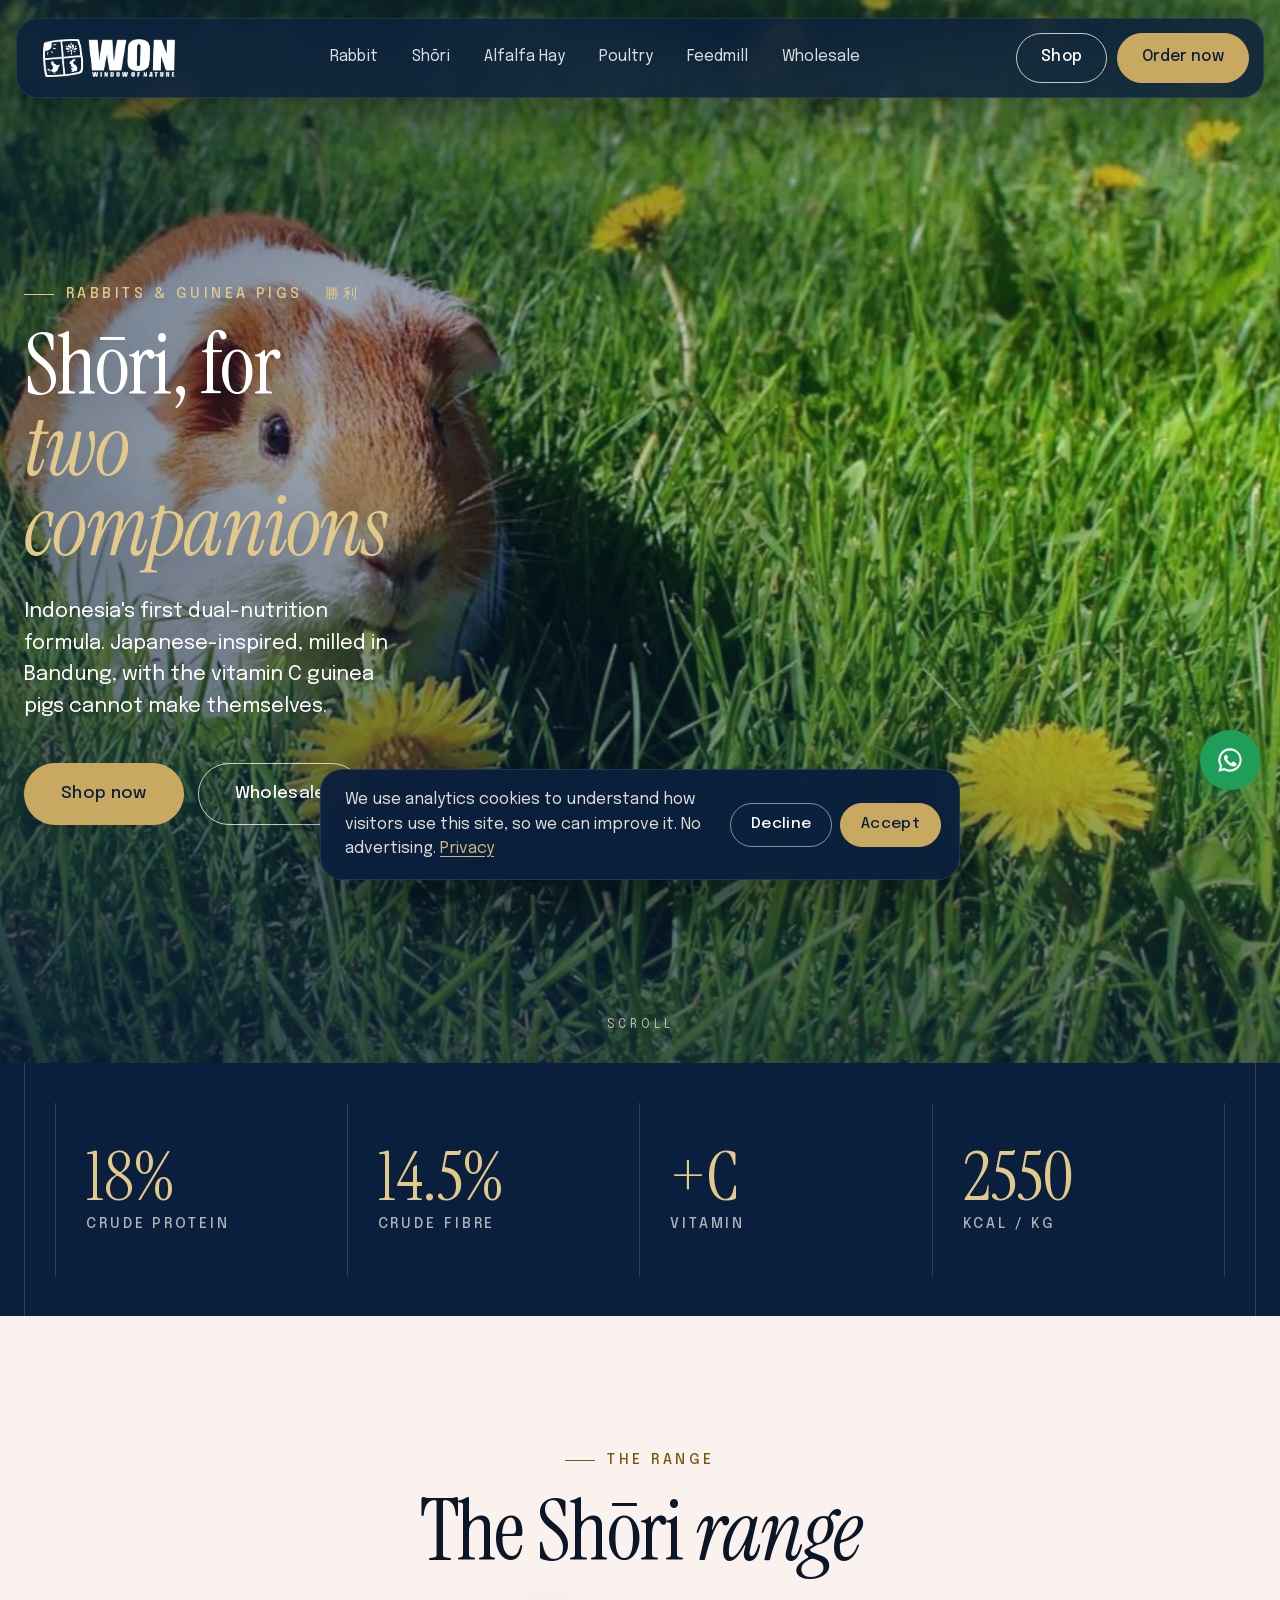
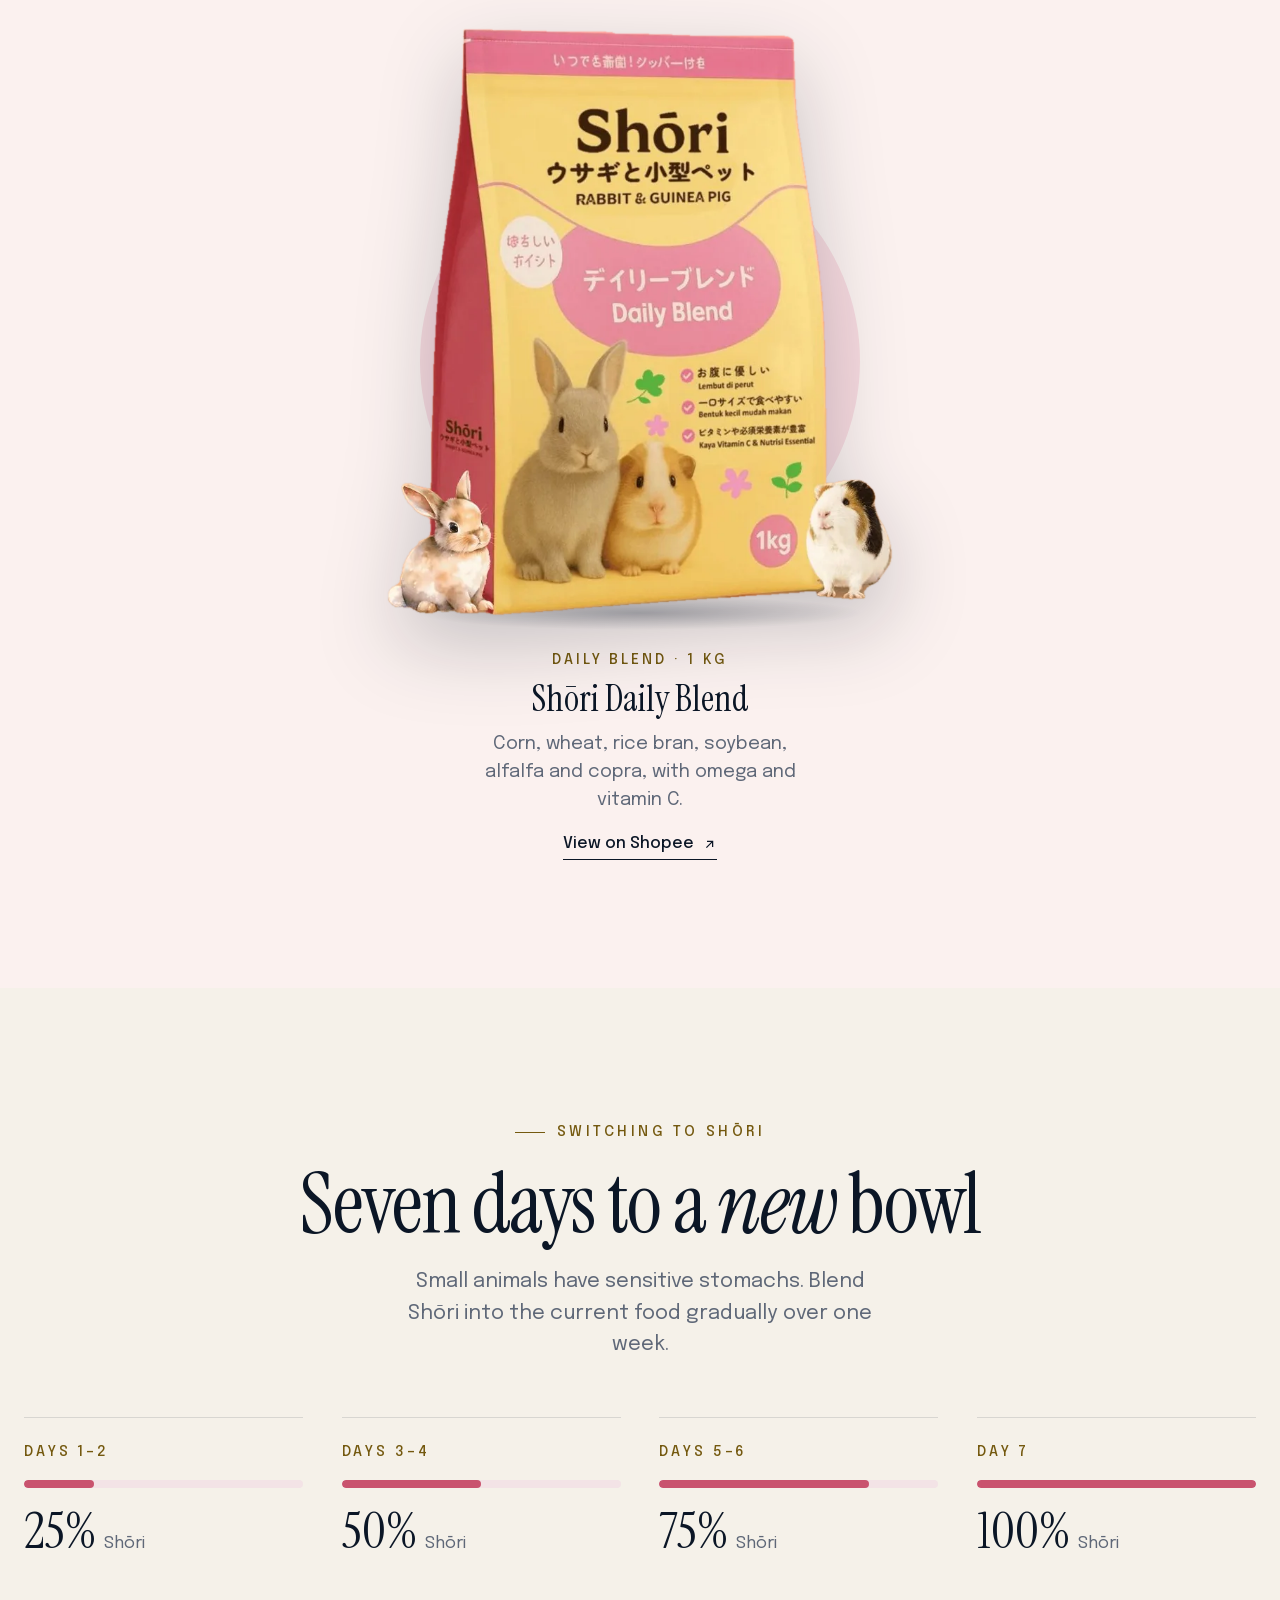
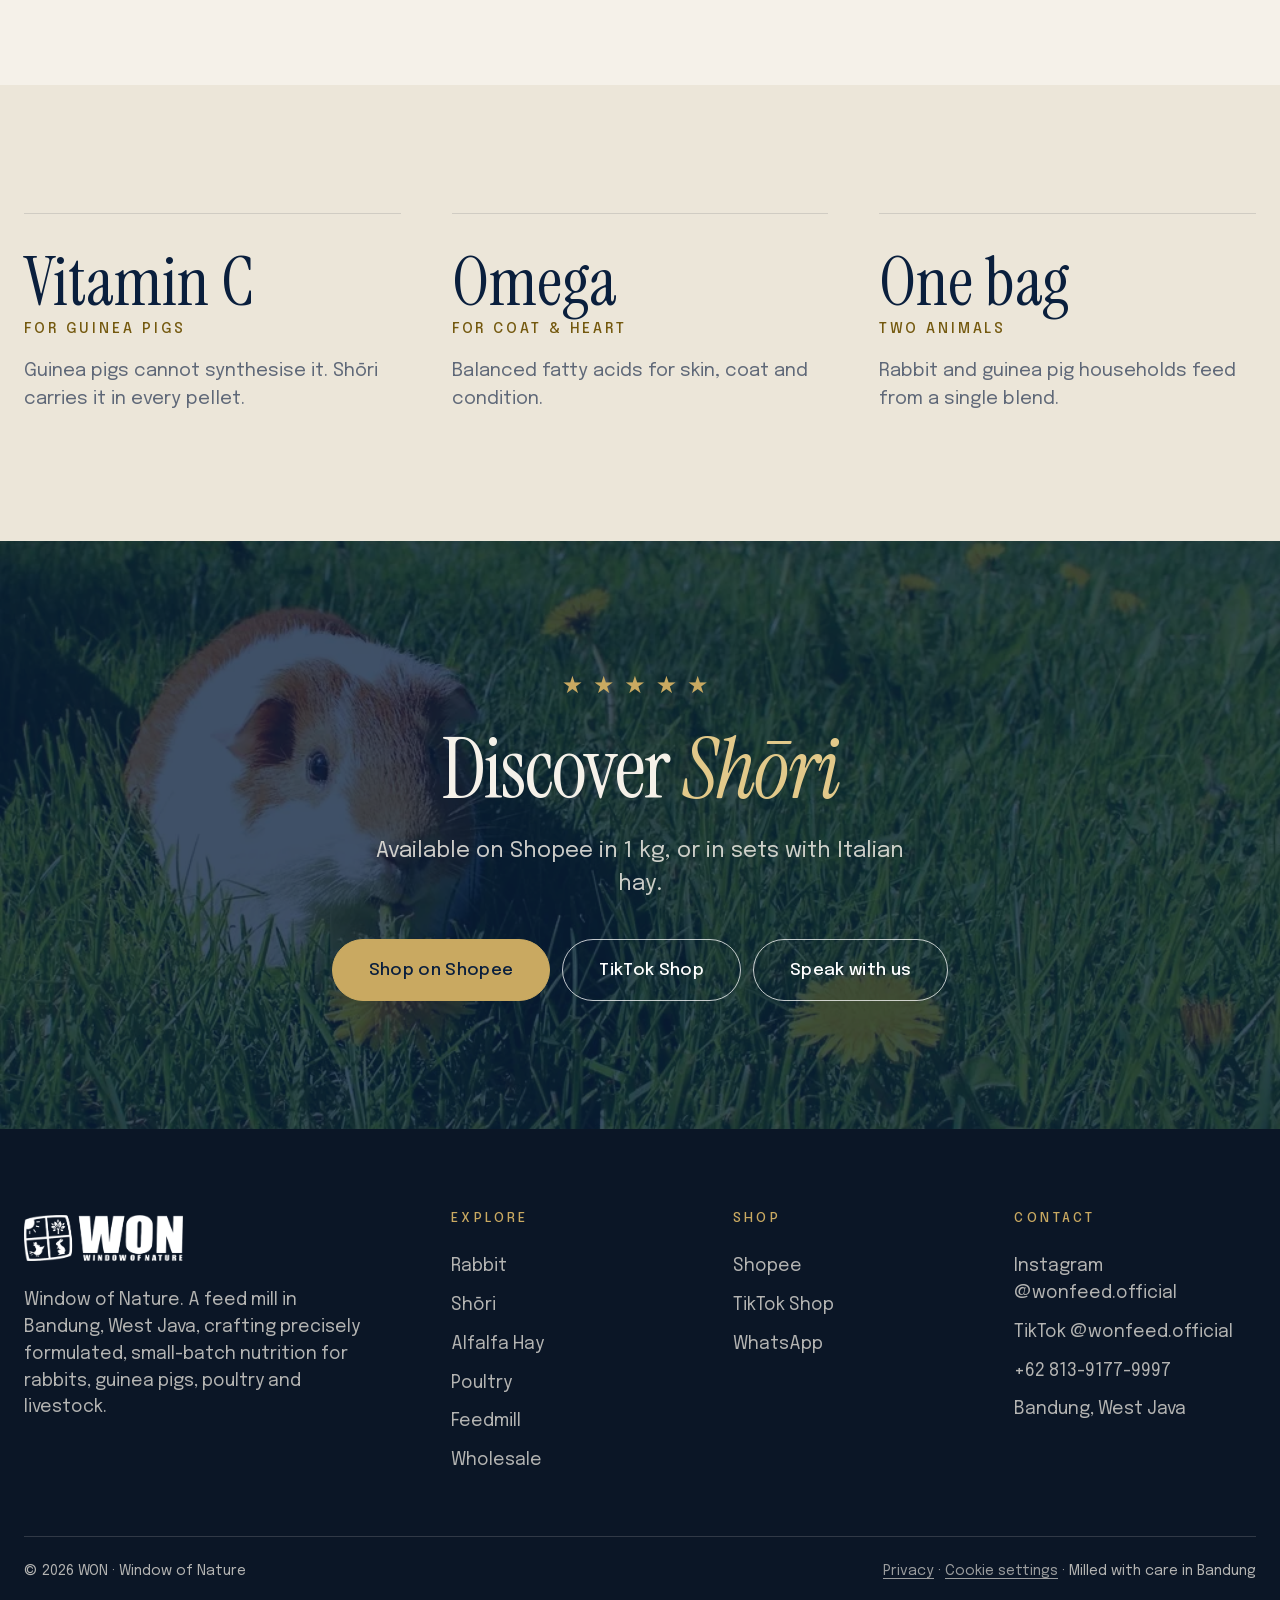
<file: shori.html>
<!DOCTYPE html>
<html lang="en">
<head>
<meta charset="UTF-8">
<script>if(location.protocol==="http:"&&/(^|\.)windowofnature\.co\.id$/.test(location.hostname))location.replace("https://"+location.host+location.pathname+location.search+location.hash)</script>
<meta name="viewport" content="width=device-width, initial-scale=1">
<title>Shōri — WON</title>
<meta name="description" content="Indonesia's first dual-nutrition formula. Japanese-inspired, milled in Bandung, with the vitamin C guinea pigs cannot make themselves.">
<meta property="og:title" content="Shōri — WON">
<meta property="og:description" content="Indonesia's first dual-nutrition formula. Japanese-inspired, milled in Bandung, with the vitamin C guinea pigs cannot make themselves.">
<meta property="og:image" content="https://windowofnature.co.id/og/shori.jpg?v=831dccf0">
<meta property="og:url" content="https://windowofnature.co.id/shori.html">
<meta name="twitter:card" content="summary_large_image">
<link rel="icon" type="image/png" sizes="32x32" href="img/favicon-32.png?v=1cc9f760">
<link rel="preload" href="fonts/InstrumentSerif-normal-latin-jizBRFtN.woff2" as="font" type="font/woff2" crossorigin>
<link rel="preload" href="fonts/Epilogue-normal-latin-O4ZRFGj5.woff2" as="font" type="font/woff2" crossorigin>
<link rel="apple-touch-icon" href="img/apple-touch-icon.png?v=1ef0c2c3">
<meta name="theme-color" content="#0A1F3D">
<link rel="preload" as="image" href="photos/guinea-grass-m.webp?v=d8b291aa" media="(max-width:700px)" fetchpriority="high">
<link rel="preload" as="image" href="photos/guinea-grass.webp?v=7c0c965b" media="(min-width:701px)" fetchpriority="high">
<link rel="stylesheet" href="site.css?v=a092dfd0">
<style>.hero .ph,#trust .ph{background-image:url(photos/guinea-grass.webp?v=7c0c965b);background-position:30% center}@media(max-width:700px){.hero .ph,#trust .ph{background-image:url(photos/guinea-grass-m.webp?v=d8b291aa)}}</style>
</head>
<body>
<header>
  <div class="pill">
    <a class="logo" href="./"><img src="img/logo-white.png?v=f739bf32" alt="WON Window of Nature" width="793" height="229" decoding="async"></a>
    <div class="links"><a href="rabbit.html">Rabbit</a><a href="shori.html">Shōri</a><a href="hay.html">Alfalfa Hay</a><a href="poultry.html">Poultry</a><a href="feedmill.html">Feedmill</a><a href="index.html#b2b">Wholesale</a></div>
    <div class="nav-cta">
      <a class="btn white" href="https://shopee.co.id/wonfeed_" target="_blank" rel="noopener">Shop</a>
      <a class="btn fill" href="#" data-wa="Hello WON, I would like to place an order.">Order now</a>
      <button class="burger" aria-label="menu" onclick="document.getElementById('mm').classList.toggle('open')"><span></span><span></span></button>
    </div>
  </div>
  <div class="mmenu" id="mm"><a href="rabbit.html">Rabbit</a><a href="shori.html">Shōri</a><a href="hay.html">Alfalfa Hay</a><a href="poultry.html">Poultry</a><a href="feedmill.html">Feedmill</a><a href="index.html#b2b">Wholesale</a><a href="https://shopee.co.id/wonfeed_" target="_blank" rel="noopener">Shop on Shopee</a></div>
</header>

<section class="hero">
  <div class="ph"></div>
  <div class="wrap">
    <span class="eyebrow r in" style="color:var(--gold-2)">Rabbits & guinea pigs · 勝利</span>
    <h1 class="d lg r in d1" style="margin-top:20px;max-width:12ch">Shōri, for<br><i>two companions</i></h1>
    <p class="r in d2">Indonesia's first dual-nutrition formula. Japanese-inspired, milled in Bandung, with the vitamin C guinea pigs cannot make themselves.</p>
    <div class="cta r in d3">
      <a class="btn fill" href="https://shopee.co.id/product/1250916592/51350921733" target="_blank" rel="noopener">Shop now</a>
      <a class="btn white" href="./#b2b">Wholesale</a>
    </div>
  </div>
  <div class="scroll">scroll</div>
</section>

<div class="band"><div class="wrap"><div><b>18%</b><span>crude protein</span></div><div><b>14.5%</b><span>crude fibre</span></div><div><b>+C</b><span>vitamin</span></div><div><b>2550</b><span>kcal / kg</span></div></div></div>

<section class="range-sec" style="background:#FBF1EF;--disc:#F6D9DE">
  <div class="wrap">
    <div class="head center"><span class="eyebrow r">The range</span><h2 class="d lg r d1">The Shōri <i>range</i></h2></div>
    <div class="showcase n1"><a class="prod r" href="https://shopee.co.id/product/1250916592/51350921733" target="_blank" rel="noopener"><div class="stage"><img src="cut/shori-vitc.webp?v=d83ed72a" alt="Shōri Daily Blend" width="720" height="838" loading="lazy" decoding="async"></div><div class="k">Daily blend · 1 kg</div><h3>Shōri Daily Blend</h3><p>Corn, wheat, rice bran, soybean, alfalfa and copra, with omega and vitamin C.</p><span class="go">View on Shopee <svg viewBox="0 0 24 24" fill="none" stroke="currentColor" stroke-width="2"><path d="M7 17L17 7M8 7h9v9"/></svg></span></a></div>
  </div>
</section>

<section class="guide">
  <div class="wrap">
    <div class="head center"><span class="eyebrow r">Switching to Shōri</span><h2 class="d lg r d1">Seven days to a <i>new</i> bowl</h2><p class="lead r d2" style="margin-top:22px">Small animals have sensitive stomachs. Blend Shōri into the current food gradually over one week.</p></div>
    <div class="steps4 r d2">
      <div><span class="day">Days 1–2</span><div class="bar"><i style="width:25%"></i></div><b>25%</b><span>Shōri</span></div>
      <div><span class="day">Days 3–4</span><div class="bar"><i style="width:50%"></i></div><b>50%</b><span>Shōri</span></div>
      <div><span class="day">Days 5–6</span><div class="bar"><i style="width:75%"></i></div><b>75%</b><span>Shōri</span></div>
      <div><span class="day">Day 7</span><div class="bar"><i style="width:100%"></i></div><b>100%</b><span>Shōri</span></div>
    </div>
  </div>
</section>

<section style="background:var(--ivory-2)">
  <div class="wrap">
    <div class="facts"><div class="fact r"><b>Vitamin C</b><span>for guinea pigs</span><p>Guinea pigs cannot synthesise it. Shōri carries it in every pellet.</p></div><div class="fact r"><b>Omega</b><span>for coat & heart</span><p>Balanced fatty acids for skin, coat and condition.</p></div><div class="fact r"><b>One bag</b><span>two animals</span><p>Rabbit and guinea pig households feed from a single blend.</p></div></div>
  </div>
</section>

<section id="trust">
  <div class="ph"></div>
  <div class="wrap">
    <div class="stars r">★★★★★</div>
    <h2 class="d lg r d1">Discover <i>Shōri</i></h2>
    <p class="r d2">Available on Shopee in 1 kg, or in sets with Italian hay.</p>
    <div class="acts r d3">
      <a class="btn fill" href="https://shopee.co.id/product/1250916592/51350921733" target="_blank" rel="noopener">Shop on Shopee</a>
      <a class="btn white" href="https://www.tiktok.com/@wonfeed.official" target="_blank" rel="noopener">TikTok Shop</a>
      <a class="btn white" href="#" data-wa="Hello WON, I have a question about Shōri.">Speak with us</a>
    </div>
  </div>
</section>

<footer><div class="wrap">
  <div class="foot">
    <div><a class="logo" href="./"><img src="img/logo-white.png?v=f739bf32" alt="WON" width="793" height="229" decoding="async"></a><p>Window of Nature. A feed mill in Bandung, West Java, crafting precisely formulated, small-batch nutrition for rabbits, guinea pigs, poultry and livestock.</p></div>
    <div><h3 class="fh">Explore</h3><a class="fl" href="rabbit.html">Rabbit</a><a class="fl" href="shori.html">Shōri</a><a class="fl" href="hay.html">Alfalfa Hay</a><a class="fl" href="poultry.html">Poultry</a><a class="fl" href="feedmill.html">Feedmill</a><a class="fl" href="index.html#b2b">Wholesale</a></div>
    <div><h3 class="fh">Shop</h3><a href="https://shopee.co.id/wonfeed_" target="_blank" rel="noopener">Shopee</a><a href="https://www.tiktok.com/@wonfeed.official" id="f-tt" target="_blank" rel="noopener">TikTok Shop</a><a href="#" data-wa="Hello WON, I would like to place an order.">WhatsApp</a></div>
    <div><h3 class="fh">Contact</h3><a href="https://www.instagram.com/wonfeed.official" id="f-ig" target="_blank" rel="noopener">Instagram @wonfeed.official</a><a href="https://www.tiktok.com/@wonfeed.official" target="_blank" rel="noopener">TikTok @wonfeed.official</a><a href="#" data-wa="Hello WON, I have a question.">+62 813-9177-9997</a><a href="#">Bandung, West Java</a></div>
  </div>
  <div class="copy"><span>© 2026 WON · Window of Nature</span><span><a href="privacy.html">Privacy</a> · <a href="#" data-cookie-settings>Cookie settings</a> · Milled with care in Bandung</span></div>
  
</div></footer>
<a class="wa-float" href="#" data-wa="Hello WON, I have a question." aria-label="WhatsApp"><svg viewBox="0 0 24 24" fill="currentColor"><path d="M12 2a10 10 0 0 0-8.6 15.1L2 22l5-1.3A10 10 0 1 0 12 2zm0 18.2a8.2 8.2 0 0 1-4.2-1.2l-.3-.2-3 .8.8-2.9-.2-.3A8.2 8.2 0 1 1 12 20.2zm4.5-6.1c-.2-.1-1.5-.7-1.7-.8s-.4-.1-.6.1-.6.8-.8 1-.3.2-.5.1a6.7 6.7 0 0 1-3.3-2.9c-.3-.4.3-.4.7-1.3.1-.2 0-.3 0-.5l-.8-1.8c-.2-.5-.4-.4-.6-.4h-.5a1 1 0 0 0-.7.3 3 3 0 0 0-.9 2.2 5.2 5.2 0 0 0 1.1 2.8 12 12 0 0 0 4.6 4c1.7.7 2.3.8 3.1.7a2.7 2.7 0 0 0 1.8-1.2 2.2 2.2 0 0 0 .1-1.2c0-.2-.2-.2-.4-.3z"/></svg></a>
<script src="site.js?v=ede187da"></script>
</body>
</html>
</file>
<file: site.css>
/* ===== self-hosted fonts (served from windowofnature.co.id via Cloudflare) ===== */
@font-face{font-family:'Epilogue';font-style:normal;font-weight:300;font-display:swap;src:url(fonts/Epilogue-normal-latin-ext-O4ZRFGj5.woff2) format('woff2');unicode-range:U+0100-02BA, U+02BD-02C5, U+02C7-02CC, U+02CE-02D7, U+02DD-02FF, U+0304, U+0308, U+0329, U+1D00-1DBF, U+1E00-1E9F, U+1EF2-1EFF, U+2020, U+20A0-20AB, U+20AD-20C0, U+2113, U+2C60-2C7F, U+A720-A7FF}
@font-face{font-family:'Epilogue';font-style:normal;font-weight:300;font-display:swap;src:url(fonts/Epilogue-normal-latin-O4ZRFGj5.woff2) format('woff2');unicode-range:U+0000-00FF, U+0131, U+0152-0153, U+02BB-02BC, U+02C6, U+02DA, U+02DC, U+0304, U+0308, U+0329, U+2000-206F, U+20AC, U+2122, U+2191, U+2193, U+2212, U+2215, U+FEFF, U+FFFD}
@font-face{font-family:'Epilogue';font-style:normal;font-weight:400;font-display:swap;src:url(fonts/Epilogue-normal-latin-ext-O4ZRFGj5.woff2) format('woff2');unicode-range:U+0100-02BA, U+02BD-02C5, U+02C7-02CC, U+02CE-02D7, U+02DD-02FF, U+0304, U+0308, U+0329, U+1D00-1DBF, U+1E00-1E9F, U+1EF2-1EFF, U+2020, U+20A0-20AB, U+20AD-20C0, U+2113, U+2C60-2C7F, U+A720-A7FF}
@font-face{font-family:'Epilogue';font-style:normal;font-weight:400;font-display:swap;src:url(fonts/Epilogue-normal-latin-O4ZRFGj5.woff2) format('woff2');unicode-range:U+0000-00FF, U+0131, U+0152-0153, U+02BB-02BC, U+02C6, U+02DA, U+02DC, U+0304, U+0308, U+0329, U+2000-206F, U+20AC, U+2122, U+2191, U+2193, U+2212, U+2215, U+FEFF, U+FFFD}
@font-face{font-family:'Epilogue';font-style:normal;font-weight:500;font-display:swap;src:url(fonts/Epilogue-normal-latin-ext-O4ZRFGj5.woff2) format('woff2');unicode-range:U+0100-02BA, U+02BD-02C5, U+02C7-02CC, U+02CE-02D7, U+02DD-02FF, U+0304, U+0308, U+0329, U+1D00-1DBF, U+1E00-1E9F, U+1EF2-1EFF, U+2020, U+20A0-20AB, U+20AD-20C0, U+2113, U+2C60-2C7F, U+A720-A7FF}
@font-face{font-family:'Epilogue';font-style:normal;font-weight:500;font-display:swap;src:url(fonts/Epilogue-normal-latin-O4ZRFGj5.woff2) format('woff2');unicode-range:U+0000-00FF, U+0131, U+0152-0153, U+02BB-02BC, U+02C6, U+02DA, U+02DC, U+0304, U+0308, U+0329, U+2000-206F, U+20AC, U+2122, U+2191, U+2193, U+2212, U+2215, U+FEFF, U+FFFD}
@font-face{font-family:'Epilogue';font-style:normal;font-weight:600;font-display:swap;src:url(fonts/Epilogue-normal-latin-ext-O4ZRFGj5.woff2) format('woff2');unicode-range:U+0100-02BA, U+02BD-02C5, U+02C7-02CC, U+02CE-02D7, U+02DD-02FF, U+0304, U+0308, U+0329, U+1D00-1DBF, U+1E00-1E9F, U+1EF2-1EFF, U+2020, U+20A0-20AB, U+20AD-20C0, U+2113, U+2C60-2C7F, U+A720-A7FF}
@font-face{font-family:'Epilogue';font-style:normal;font-weight:600;font-display:swap;src:url(fonts/Epilogue-normal-latin-O4ZRFGj5.woff2) format('woff2');unicode-range:U+0000-00FF, U+0131, U+0152-0153, U+02BB-02BC, U+02C6, U+02DA, U+02DC, U+0304, U+0308, U+0329, U+2000-206F, U+20AC, U+2122, U+2191, U+2193, U+2212, U+2215, U+FEFF, U+FFFD}
@font-face{font-family:'Instrument Serif';font-style:italic;font-weight:400;font-display:swap;src:url(fonts/InstrumentSerif-italic-latin-ext-jizHRFtN.woff2) format('woff2');unicode-range:U+0100-02BA, U+02BD-02C5, U+02C7-02CC, U+02CE-02D7, U+02DD-02FF, U+0304, U+0308, U+0329, U+1D00-1DBF, U+1E00-1E9F, U+1EF2-1EFF, U+2020, U+20A0-20AB, U+20AD-20C0, U+2113, U+2C60-2C7F, U+A720-A7FF}
@font-face{font-family:'Instrument Serif';font-style:italic;font-weight:400;font-display:swap;src:url(fonts/InstrumentSerif-italic-latin-jizHRFtN.woff2) format('woff2');unicode-range:U+0000-00FF, U+0131, U+0152-0153, U+02BB-02BC, U+02C6, U+02DA, U+02DC, U+0304, U+0308, U+0329, U+2000-206F, U+20AC, U+2122, U+2191, U+2193, U+2212, U+2215, U+FEFF, U+FFFD}
@font-face{font-family:'Instrument Serif';font-style:normal;font-weight:400;font-display:swap;src:url(fonts/InstrumentSerif-normal-latin-ext-jizBRFtN.woff2) format('woff2');unicode-range:U+0100-02BA, U+02BD-02C5, U+02C7-02CC, U+02CE-02D7, U+02DD-02FF, U+0304, U+0308, U+0329, U+1D00-1DBF, U+1E00-1E9F, U+1EF2-1EFF, U+2020, U+20A0-20AB, U+20AD-20C0, U+2113, U+2C60-2C7F, U+A720-A7FF}
@font-face{font-family:'Instrument Serif';font-style:normal;font-weight:400;font-display:swap;src:url(fonts/InstrumentSerif-normal-latin-jizBRFtN.woff2) format('woff2');unicode-range:U+0000-00FF, U+0131, U+0152-0153, U+02BB-02BC, U+02C6, U+02DA, U+02DC, U+0304, U+0308, U+0329, U+2000-206F, U+20AC, U+2122, U+2191, U+2193, U+2212, U+2215, U+FEFF, U+FFFD}
@font-face{font-family:'Instrument Serif Fallback';src:local('Georgia'),local('Times New Roman'),local('Noto Serif'),local('DejaVu Serif');size-adjust:76.5%;ascent-override:129.4%;descent-override:40.5%;line-gap-override:0.0%}
@font-face{font-family:'Epilogue Fallback';src:local('Arial'),local('Helvetica'),local('Roboto'),local('Noto Sans');size-adjust:108.9%;ascent-override:72.5%;descent-override:21.6%;line-gap-override:0.0%}

:root{
  --navy:#0A1F3D;--navy-2:#122E5C;--ink:#0B1626;
  --ivory:#F5F1E9;--ivory-2:#ECE6D9;--stone:#D9D0BF;
  --gold:#C9A961;--gold-2:#E2C98A;--gold-dark:#8E6F1F;
  --muted:#5F6878;--line:rgba(11,22,38,.12);--line-w:rgba(245,241,233,.16);
  --serif:'Instrument Serif','Instrument Serif Fallback',Georgia,serif;--sans:'Epilogue','Epilogue Fallback',system-ui,-apple-system,'Segoe UI',Roboto,sans-serif;
  --ease:cubic-bezier(.16,1,.3,1);
}
*{box-sizing:border-box;margin:0;padding:0}
html{scroll-behavior:smooth;font-size:17px}
@media(max-width:640px){html{font-size:17px}}
body{font-family:var(--sans);font-weight:400;background:var(--ivory);color:var(--ink);line-height:1.5;-webkit-font-smoothing:antialiased;overflow-x:hidden}
img{display:block;max-width:100%;height:auto}
a{color:inherit;text-decoration:none}
button{font:inherit;cursor:pointer;border:0;background:none;color:inherit}
.wrap{width:min(1320px,100% - 48px);margin-inline:auto}
@media(max-width:640px){.wrap{width:calc(100% - 32px)}}
.d{font-family:var(--serif);font-weight:400;letter-spacing:-.02em;line-height:.95}
.d i{font-style:italic}
.xl{font-size:clamp(3.6rem,9.5vw,9rem)}
.lg{font-size:clamp(3rem,6.6vw,6.2rem)}
.md{font-size:clamp(2.3rem,4.2vw,3.6rem)}
.eyebrow{font-size:.85rem;font-weight:500;letter-spacing:.24em;text-transform:uppercase;display:inline-flex;align-items:center;gap:12px;color:var(--gold-dark)}
.eyebrow::before{content:"";width:30px;height:1px;background:currentColor}
.lead{font-size:1.2rem;line-height:1.55;color:var(--muted);max-width:44ch;font-weight:400}
.btn{display:inline-flex;align-items:center;gap:12px;height:62px;padding:0 36px;border-radius:999px;font-weight:500;font-size:1rem;letter-spacing:.02em;border:1.5px solid var(--ink);transition:transform .4s var(--ease),background .3s,color .3s,border-color .3s;white-space:nowrap}
.btn:hover{transform:translateY(-2px)}
.btn.fill{background:var(--gold);border-color:var(--gold);color:var(--navy)}
.btn.fill:hover{background:var(--gold-2);border-color:var(--gold-2)}
.btn.dark{background:var(--navy);border-color:var(--navy);color:var(--ivory)}
.btn.dark:hover{background:var(--navy-2)}
.btn.white{border-color:rgba(255,255,255,.75);color:#fff}.btn.white:hover{background:#fff;color:var(--navy)}
.btn.wa{background:#1e9e58;border-color:#1e9e58;color:#fff}
.btn svg{width:20px;height:20px}

/* floating pill nav */
header{position:fixed;top:18px;left:0;right:0;z-index:50}
header .pill{width:min(1320px,100% - 32px);margin-inline:auto;background:rgba(10,31,61,.82);backdrop-filter:blur(16px);-webkit-backdrop-filter:blur(16px);border:1px solid rgba(255,255,255,.08);border-radius:22px;color:#fff;display:flex;align-items:center;justify-content:space-between;height:80px;padding:0 14px 0 26px;box-shadow:0 20px 50px rgba(0,0,0,.25)}
.logo img{height:38px;width:auto}
.links{display:flex;gap:34px;font-size:.92rem;font-weight:400}
.links a{opacity:.85}.links a:hover{opacity:1;color:var(--gold-2)}
.nav-cta{display:flex;align-items:center;gap:10px}
.nav-cta .btn{height:50px;padding:0 24px;font-size:.92rem}
.burger{display:none;width:50px;height:50px}
.burger span{display:block;height:1.5px;background:#fff;margin:7px 12px}
@media(max-width:1000px){.links,.nav-cta .btn.white{display:none}.burger{display:block}}
@media(max-width:640px){header{top:10px}header .pill{height:68px;border-radius:18px;padding:0 8px 0 18px}.logo img{height:30px}.nav-cta .btn{height:44px;padding:0 18px;font-size:.85rem}}
.mmenu{display:none;width:min(1320px,100% - 32px);margin:8px auto 0;background:rgba(10,31,61,.96);backdrop-filter:blur(16px);border-radius:18px;color:#fff;padding:10px 26px 18px;flex-direction:column}
.mmenu a{padding:14px 0;font-size:1.1rem;border-bottom:1px solid var(--line-w)}.mmenu a:last-child{border:0}
.mmenu.open{display:flex}

/* hero */
.hero{position:relative;min-height:min(100svh,960px);display:grid;place-items:center start;color:#fff;overflow:hidden;background:var(--navy)}
.hero .ph{position:absolute;inset:0;background:url(photos/hero-white.webp?v=5754f55e) center 38%/cover;transform:scale(1.06);will-change:transform}
.hero::after{content:"";position:absolute;inset:0;background:linear-gradient(90deg,rgba(10,31,61,.55) 0%,rgba(10,31,61,.2) 55%,rgba(10,31,61,0) 100%),linear-gradient(180deg,rgba(10,31,61,.35) 0%,rgba(10,31,61,0) 40%,rgba(10,31,61,.6) 100%)}
.hero .wrap{position:relative;z-index:2;padding:150px 0 110px}
.hero h1{max-width:11ch;text-shadow:0 12px 50px rgba(0,0,0,.45)}
@media(max-width:900px){.hero{place-items:center;text-align:center}.hero h1{max-width:none}.hero .cta{justify-content:center}.hero p{margin-inline:auto}}
.hero h1{text-shadow:0 12px 50px rgba(0,0,0,.35)}
.hero h1 i{color:var(--gold-2)}
.hero p{font-size:1.2rem;line-height:1.55;max-width:34ch;margin:30px 0 0;opacity:.92}
.hero .cta{display:flex;gap:14px;margin-top:40px;flex-wrap:wrap}
.hero .scroll{position:absolute;bottom:28px;left:50%;transform:translateX(-50%);font-size:.7rem;letter-spacing:.32em;text-transform:uppercase;opacity:.65;z-index:2}
@media(max-width:640px){.hero .ph{background-position:74% 40%!important}}

/* stats */
.band{background:var(--navy);color:var(--ivory)}
.band .wrap{display:grid;grid-template-columns:repeat(4,minmax(0,1fr))}
.band div{padding:40px 30px;border-right:1px solid var(--line-w)}
.band div:first-child{border-left:1px solid var(--line-w)}
.band b{display:block;font-family:var(--serif);font-weight:400;font-size:4rem;line-height:1;color:var(--gold-2)}
.band span{font-size:.85rem;letter-spacing:.2em;text-transform:uppercase;opacity:.7;font-weight:500}
@media(max-width:820px){.band .wrap{grid-template-columns:repeat(2,minmax(0,1fr))}.band div{padding:28px 18px}.band b{font-size:2.6rem}.band span{font-size:.72rem;letter-spacing:.14em}.band div:nth-child(-n+2){border-bottom:1px solid var(--line-w)}.band div:nth-child(3){border-left:1px solid var(--line-w)}}

section{padding:clamp(90px,10vw,150px) 0;position:relative}
.center{text-align:center}
.center .lead{margin-inline:auto}
.head{margin-bottom:56px}
.head h2{margin-top:20px}
.head .lead{margin-top:22px}

/* products */
.tabs{display:flex;gap:6px;flex-wrap:wrap;justify-content:center;margin:34px 0 50px}
.tabs button{padding:12px 22px;border-radius:999px;border:1px solid var(--line);font-size:.95rem;font-weight:400;transition:background .3s,color .3s,border-color .3s}
.tabs button.on{background:var(--navy);color:var(--ivory);border-color:var(--navy)}
.grid{display:grid;grid-template-columns:repeat(3,1fr);gap:22px}
.card{background:#fff;border-radius:28px;padding:36px 30px 30px;display:flex;flex-direction:column;transition:transform .5s var(--ease),box-shadow .5s;position:relative;overflow:hidden}
.card::before{content:"";position:absolute;inset:0;background:radial-gradient(60% 45% at 50% 30%,var(--ivory-2),transparent 70%);opacity:0;transition:opacity .5s}
.card:hover{transform:translateY(-8px);box-shadow:0 40px 70px rgba(11,22,38,.14)}
.card:hover::before{opacity:1}
.card>*{position:relative}
.card .ph{height:300px;display:flex;align-items:flex-end;justify-content:center;margin-bottom:26px}
.card .ph img{max-height:300px;width:auto;max-width:94%;object-fit:contain;filter:drop-shadow(0 30px 34px rgba(11,22,38,.24));transition:transform .6s var(--ease)}
.card:hover .ph img{transform:translateY(-8px) scale(1.03)}
.card .k{font-size:.8rem;font-weight:500;letter-spacing:.2em;text-transform:uppercase;color:var(--gold-dark);margin-bottom:10px}
.card h3{font-family:var(--serif);font-weight:400;font-size:2.2rem;line-height:1;margin-bottom:10px}
.card p{font-size:1.05rem;color:var(--muted);flex:1;line-height:1.45}
.card .go{margin-top:22px;font-size:.9rem;font-weight:500;display:flex;align-items:center;gap:8px}
.card .go svg{width:16px;height:16px;transition:transform .3s}
.card:hover .go svg{transform:translate(3px,-3px)}
@media(max-width:1000px){.grid{grid-template-columns:1fr 1fr}}
@media(max-width:640px){.grid{grid-template-columns:1fr;gap:14px}.card{padding:26px 22px 22px;border-radius:22px}.card .ph{height:240px}.card .ph img{max-height:240px}.card h3{font-size:1.9rem}}

/* full-bleed photo band */
.photoband{height:clamp(260px,38vw,520px);background:url(photos/rabbit-white-close.webp?v=6c760afe) center 45%/cover;position:relative}
.photoband.hay{background-image:url(photos/hay-band.webp?v=e8646684);background-position:center}
.photoband::after{content:"";position:absolute;inset:0;background:linear-gradient(180deg,rgba(10,31,61,.15),rgba(10,31,61,.35))}

/* story w/ polaroids */
#story{background:var(--ivory-2);overflow:hidden}
#story h2 i{color:var(--gold)}
#story .lead{color:var(--ink);opacity:.8;font-size:1.35rem;margin:28px auto 0}
.polas{display:flex;justify-content:center;gap:0;margin:0 auto 70px;flex-wrap:wrap}
.pola{background:#fff;padding:12px 12px 16px;border-radius:14px;box-shadow:0 30px 60px rgba(11,22,38,.18);width:clamp(180px,22vw,290px);transition:transform .6s var(--ease)}
.pola img{width:100%;aspect-ratio:4/5;object-fit:cover;border-radius:8px}
.pola:nth-child(1){transform:rotate(-8deg) translateY(30px)}
.pola:nth-child(2){transform:rotate(4deg) translateY(-10px)}
.pola:nth-child(3){transform:rotate(-3deg) translateY(20px)}
.pola:nth-child(4){transform:rotate(7deg) translateY(-6px)}
.pola:hover{transform:rotate(0) translateY(-14px) scale(1.04);z-index:2}
@media(max-width:700px){.polas{gap:14px}.pola{width:42%}}

/* pillars */
.pillars{display:grid;grid-template-columns:repeat(4,1fr);gap:18px}
.pillar{padding:44px 34px 48px;border-radius:26px;background:#fff;transition:transform .5s var(--ease),box-shadow .5s}
.pillar:hover{transform:translateY(-6px);box-shadow:0 30px 60px rgba(11,22,38,.12)}
.pillar .n{font-family:var(--serif);font-style:italic;font-size:3rem;color:var(--gold-dark);line-height:1;margin-bottom:26px}
.pillar h3{font-family:var(--serif);font-weight:400;font-size:2.1rem;margin-bottom:12px;line-height:1}
.pillar p{color:var(--muted);font-size:1.1rem;line-height:1.5}
@media(max-width:900px){.pillars{grid-template-columns:1fr 1fr}}
@media(max-width:560px){.pillars{grid-template-columns:1fr}}

/* animals */
#animals{background:var(--navy);color:var(--ivory)}
#animals .eyebrow{color:var(--gold-2)}
#animals h2 i{color:var(--gold-2)}
.trio{display:grid;grid-template-columns:repeat(3,1fr);gap:18px;margin-top:56px}
.trio a{position:relative;overflow:hidden;aspect-ratio:3/4;display:block;color:#fff;border-radius:26px}
.trio img{width:100%;height:100%;object-fit:cover;transition:transform 1.2s var(--ease)}
.trio a:hover img{transform:scale(1.06)}
.trio .cap{position:absolute;inset:auto 0 0 0;padding:34px;background:linear-gradient(180deg,transparent,rgba(10,31,61,.9))}
.trio .cap b{display:block;font-family:var(--serif);font-weight:400;font-size:3.2rem;line-height:1}
.trio .cap span{font-size:.9rem;letter-spacing:.2em;text-transform:uppercase;color:var(--gold-2);text-shadow:0 2px 12px rgba(0,0,0,.5)}
@media(max-width:700px){.trio{grid-template-columns:1fr;gap:12px}.trio a{aspect-ratio:4/3}}

/* shori */
#shori{background:linear-gradient(160deg,#F7E4E7,#FBF0DE)}
#shori .wrap{display:grid;grid-template-columns:1fr 1fr;gap:clamp(30px,6vw,80px);align-items:center}
#shori .art img{width:min(100%,520px);margin-inline:auto;filter:drop-shadow(0 50px 70px rgba(120,60,70,.28))}
#shori h2 i{color:#B93E5A}
#shori .eyebrow{color:#B93E5A}#shori .eyebrow::before{background:#B93E5A}
#shori .lead{color:var(--ink);opacity:.75;margin-top:24px}
.kv{display:flex;gap:44px;margin:36px 0 40px;flex-wrap:wrap}
.kv b{display:block;font-family:var(--serif);font-size:3.4rem;font-weight:400;line-height:1}
.kv span{font-size:.8rem;letter-spacing:.2em;text-transform:uppercase;font-weight:500;opacity:.6}
@media(max-width:820px){#shori .wrap{grid-template-columns:1fr}}

/* banner rail */
#gallery{background:var(--ivory);padding:clamp(70px,8vw,110px) 0}
.rail{display:flex;gap:18px;overflow-x:auto;scroll-snap-type:x mandatory;padding:10px 0 30px;scrollbar-width:none;margin-top:44px}
.rail::-webkit-scrollbar{display:none}
.rail a{flex:0 0 clamp(280px,34vw,440px);scroll-snap-align:start;border-radius:22px;overflow:hidden;box-shadow:0 20px 50px rgba(11,22,38,.12);transition:transform .5s var(--ease)}
.rail a:hover{transform:translateY(-6px)}
.rail img{width:100%;aspect-ratio:1;object-fit:cover}

/* b2b */
#b2b{background:var(--ivory-2)}
.b2b{display:grid;grid-template-columns:1fr 1fr;gap:clamp(30px,6vw,90px);align-items:center}
.b2b .photo{position:relative;overflow:hidden;aspect-ratio:4/5;border-radius:28px}
.b2b .photo img{width:100%;height:100%;object-fit:cover;position:absolute;inset:0;opacity:0;transition:opacity .8s var(--ease)}
.b2b .photo img.on{opacity:1}
.segs{margin-top:40px;border-top:1px solid var(--line)}
.seg{border-bottom:1px solid var(--line);padding:26px 0;cursor:pointer}
.seg h3{font-family:var(--serif);font-weight:400;font-size:2.4rem;display:flex;justify-content:space-between;align-items:center;transition:color .3s;line-height:1}
.seg h3 span{font-family:var(--sans);font-size:.85rem;letter-spacing:.2em;opacity:.45}
.seg p{display:none;color:var(--muted);margin-top:12px;max-width:44ch;font-size:1.1rem;line-height:1.45}
.seg.on h3{color:var(--navy-2)}.seg.on h3 span{color:var(--gold);opacity:1}.seg.on p{display:block}
.b2b .acts{display:flex;gap:12px;margin-top:40px;flex-wrap:wrap}
@media(max-width:820px){.b2b{grid-template-columns:1fr}.b2b .photo{aspect-ratio:4/3}}

/* trust */
#trust{background:var(--navy);color:var(--ivory);text-align:center;overflow:hidden}
#trust .ph{position:absolute;inset:0;background:url(photos/rabbit-white-grass.webp?v=988ebf73) center/cover;opacity:.22}
#trust .wrap{position:relative}
#trust .stars{color:var(--gold);letter-spacing:10px;font-size:1.4rem;margin-bottom:24px}
#trust h2{max-width:18ch;margin-inline:auto}
#trust h2 i{color:var(--gold-2)}
#trust p{opacity:.82;max-width:44ch;margin:26px auto 38px;font-size:1.3rem}
#trust .acts{display:flex;gap:12px;justify-content:center;flex-wrap:wrap}

/* footer */
footer{background:var(--ink);color:rgba(245,241,233,.72);padding:80px 0 30px}
.foot{display:grid;grid-template-columns:1.6fr 1fr 1fr 1fr;gap:40px;margin-bottom:56px}
.foot h4{color:var(--gold);font-size:.78rem;letter-spacing:.26em;text-transform:uppercase;margin-bottom:18px;font-weight:500}
.foot a{display:block;padding:6px 0;font-size:1.05rem}
.foot a:hover{color:#fff}
.foot p{font-size:1.05rem;max-width:34ch;margin-top:20px;line-height:1.5}
.foot .logo img{height:46px}
.copy{border-top:1px solid var(--line-w);padding-top:24px;font-size:.85rem;display:flex;justify-content:space-between;flex-wrap:wrap;gap:8px}
@media(max-width:900px){.foot{grid-template-columns:1fr 1fr}}
@media(max-width:520px){.foot{grid-template-columns:1fr}}

.r{opacity:0;transform:translateY(28px);transition:opacity 1s var(--ease),transform 1.1s var(--ease)}
.r.in{opacity:1;transform:none}
.r.d1{transition-delay:.1s}.r.d2{transition-delay:.2s}.r.d3{transition-delay:.3s}
.wa-float{position:fixed;right:20px;bottom:20px;z-index:60;width:60px;height:60px;border-radius:50%;background:#1e9e58;color:#fff;display:grid;place-items:center;box-shadow:0 14px 30px rgba(30,158,88,.4)}
.wa-float svg{width:28px;height:28px}
@media(prefers-reduced-motion:reduce){.r{opacity:1;transform:none;transition:none}}

/* carousel (Sarfat-style cuts rail) */
.car{position:relative}
.car .track{display:flex;gap:22px;overflow-x:auto;scroll-snap-type:x mandatory;padding:10px 0 30px;scrollbar-width:none;scroll-behavior:smooth}
.car .track::-webkit-scrollbar{display:none}
.car .card{flex:0 0 clamp(280px,30vw,400px);scroll-snap-align:start}
.car .nav{display:flex;gap:12px;justify-content:center;margin-top:6px}
.car .nav button{width:64px;height:64px;border-radius:50%;border:1.5px solid var(--line);background:#fff;display:grid;place-items:center;transition:background .3s,color .3s,transform .3s}
.car .nav button:hover{background:var(--navy);color:#fff;transform:translateY(-2px)}
.car .nav svg{width:22px;height:22px}
/* page link tiles */
.tiles{display:grid;grid-template-columns:1fr 1fr;gap:20px;margin-top:60px}
.tile{position:relative;border-radius:28px;overflow:hidden;aspect-ratio:16/9;display:block;color:#fff}
.tile img{width:100%;height:100%;object-fit:cover;transition:transform 1.2s var(--ease)}
.tile:hover img{transform:scale(1.05)}
.tile .cap{position:absolute;inset:auto 0 0 0;padding:34px;background:linear-gradient(180deg,transparent,rgba(10,31,61,.55) 40%,rgba(10,31,61,.95))}
.tile .cap b{display:block;font-family:var(--serif);font-weight:400;font-size:3rem;line-height:1}
.tile .cap span{font-size:.9rem;letter-spacing:.2em;text-transform:uppercase;color:var(--gold-2);text-shadow:0 2px 12px rgba(0,0,0,.5)}
@media(max-width:820px){.tiles{grid-template-columns:1fr}}
/* credits */
.credits{font-size:.75rem;opacity:.5;margin-top:10px}
/* product pages */
.range{display:grid;grid-template-columns:repeat(4,1fr);gap:20px}
.range.n3{grid-template-columns:repeat(3,1fr)}
.range .card .ph{height:280px}.range .card .ph img{max-height:280px}
@media(max-width:1000px){.range,.range.n3{grid-template-columns:1fr 1fr}}
@media(max-width:560px){.range,.range.n3{grid-template-columns:1fr}}
.facts{display:grid;grid-template-columns:repeat(3,1fr);gap:20px}
.fact{background:#fff;border-radius:28px;padding:44px 34px}
.fact b{display:block;font-family:var(--serif);font-weight:400;font-size:4rem;line-height:1;color:var(--navy)}
.fact span{font-size:.85rem;letter-spacing:.2em;text-transform:uppercase;color:var(--gold-dark);font-weight:500}
.fact p{margin-top:16px;color:var(--muted);font-size:1.1rem;line-height:1.5}
@media(max-width:820px){.facts{grid-template-columns:1fr}}
.gal{display:grid;grid-template-columns:repeat(3,1fr);gap:16px;margin-top:56px}
.gal a{border-radius:22px;overflow:hidden;display:block;box-shadow:0 20px 50px rgba(11,22,38,.12)}
.gal img{width:100%;aspect-ratio:1;object-fit:cover;transition:transform 1s var(--ease)}
.gal a:hover img{transform:scale(1.04)}
@media(max-width:700px){.gal{grid-template-columns:1fr 1fr}}
.range .card.r,.facts .fact.r{opacity:1;transform:none}
/* home: product line tiles */
.lines{display:grid;grid-template-columns:1fr 1fr;gap:20px}
.line-tile{position:relative;border-radius:30px;overflow:hidden;aspect-ratio:16/10;display:block;color:#fff;background:var(--navy)}
.line-tile>img:first-child{width:100%;height:100%;object-fit:cover;transition:transform 1.2s var(--ease);filter:saturate(.9)}
.line-tile:hover>img:first-child{transform:scale(1.05)}
.line-tile::after{content:"";position:absolute;inset:0;background:linear-gradient(180deg,rgba(10,31,61,.05) 30%,rgba(10,31,61,.9))}
.line-tile .cap{position:absolute;left:36px;bottom:34px;z-index:2}
.line-tile .cap b{display:block;font-family:var(--serif);font-weight:400;font-size:3.4rem;line-height:1}
.line-tile .cap span{font-size:.9rem;letter-spacing:.2em;text-transform:uppercase;color:var(--gold-2);text-shadow:0 2px 12px rgba(0,0,0,.5)}
.line-tile .pk{position:absolute;right:26px;bottom:-4%;height:74%;width:auto;z-index:2;filter:drop-shadow(0 30px 40px rgba(0,0,0,.5));transition:transform .8s var(--ease)}
.line-tile:hover .pk{transform:translateY(-8px) rotate(-2deg)}
@media(max-width:820px){.lines{grid-template-columns:1fr}.line-tile{aspect-ratio:4/3}.line-tile .cap{left:24px;bottom:24px}.line-tile .cap b{font-size:2.6rem}.line-tile .pk{height:62%}}

/* brand band from Shopee store banner */
.brandband{padding:0 0 clamp(60px,7vw,100px);background:var(--ivory)}
.brandband img{width:min(1320px,100% - 48px);margin-inline:auto;border-radius:30px;height:clamp(220px,38vw,560px);object-fit:cover;object-position:center;box-shadow:0 40px 80px rgba(11,22,38,.14)}
.range.n1{grid-template-columns:minmax(0,520px);justify-content:center}
.range.n2{grid-template-columns:repeat(2,minmax(0,480px));justify-content:center}
@media(max-width:1000px){.range.n2{grid-template-columns:1fr 1fr}}
@media(max-width:560px){.range.n1,.range.n2{grid-template-columns:1fr}}

/* ===== product showcase: big, unboxed, blended ===== */
.showcase{display:grid;grid-template-columns:repeat(var(--cols,3),minmax(0,1fr));gap:clamp(24px,4vw,70px);align-items:end;margin-top:20px}
.showcase.n1{--cols:1;max-width:620px;margin-inline:auto}
.showcase.n2{--cols:2;max-width:1100px;margin-inline:auto}
.showcase.n3{--cols:3}
.showcase.n4{--cols:4;gap:clamp(20px,3vw,44px)}
.prod{display:flex;flex-direction:column;align-items:center;text-align:center;color:inherit}
.prod .stage{position:relative;width:100%;height:clamp(320px,34vw,520px);display:flex;align-items:flex-end;justify-content:center;margin-bottom:34px}
.prod .stage::after{content:"";position:absolute;left:14%;right:14%;bottom:-14px;height:34px;border-radius:50%;background:radial-gradient(closest-side,rgba(11,22,38,.28),rgba(11,22,38,0));z-index:0;transition:transform .8s var(--ease),opacity .8s}
.prod .stage img{position:relative;z-index:1;max-height:100%;max-width:100%;width:auto;object-fit:contain;filter:drop-shadow(0 30px 40px rgba(11,22,38,.22));transition:transform .9s var(--ease)}
.prod:hover .stage img{transform:translateY(-14px) scale(1.02)}
.prod:hover .stage::after{transform:scaleX(.86);opacity:.7}
.prod .k{font-size:.85rem;font-weight:500;letter-spacing:.2em;text-transform:uppercase;color:var(--gold-dark);margin-bottom:10px}
.prod h3{font-family:var(--serif);font-weight:400;font-size:clamp(2rem,2.8vw,2.8rem);line-height:1;margin-bottom:12px}
.prod p{font-size:1.1rem;line-height:1.5;color:var(--muted);max-width:30ch}
.prod .go{margin-top:18px;font-size:.95rem;font-weight:500;display:inline-flex;align-items:center;gap:8px;border-bottom:1px solid currentColor;padding-bottom:3px}
.prod .go svg{width:15px;height:15px;transition:transform .3s}
.prod:hover .go svg{transform:translate(3px,-3px)}
.showcase.n4 .prod .stage{height:clamp(280px,26vw,420px)}
.showcase.n4 .prod h3{font-size:clamp(1.8rem,2.2vw,2.3rem)}
.showcase.n1 .prod .stage{height:clamp(380px,46vw,640px)}
@media(max-width:1000px){.showcase.n3,.showcase.n4{--cols:2}}
@media(max-width:600px){.showcase,.showcase.n2,.showcase.n3,.showcase.n4{--cols:1;gap:70px}.prod .stage,.showcase.n4 .prod .stage{height:clamp(300px,90vw,420px)}}
.showcase .prod.r{opacity:1;transform:none}
.showcase{align-items:start}
/* facts: unboxed, ruled */
.facts{gap:clamp(24px,4vw,60px)}
.fact{background:transparent;border-radius:0;padding:34px 0 0;border-top:1px solid var(--line)}
@media(max-width:900px){.hero .eyebrow{justify-content:center;letter-spacing:.18em;font-size:.78rem}.hero .eyebrow::before{display:none}.hero h1{margin-inline:auto}}

/* product-coloured backdrop disc (per-page --disc) */
.range-sec .prod .stage::before{content:"";position:absolute;left:50%;bottom:6%;width:min(88%,440px);aspect-ratio:1;border-radius:50%;background:var(--disc,#E7E1D3);transform:translateX(-50%);z-index:0;transition:transform .9s var(--ease)}
.range-sec .prod:hover .stage::before{transform:translateX(-50%) scale(1.04)}
.showcase.n4 .prod .stage::before{width:min(92%,340px)}

/* stable / equestrian section */
.stable{background:var(--ivory)}
.stable-grid{display:grid;grid-template-columns:1fr 1fr;gap:clamp(30px,6vw,90px);align-items:center}
.stable .photo img{width:100%;aspect-ratio:4/5;object-fit:cover;border-radius:28px}
.stable .photo small{display:block;margin-top:10px;font-size:.78rem;color:var(--muted)}
.enq{margin-top:34px;display:grid;gap:16px;max-width:480px}
.enq label{display:grid;gap:6px}
.enq label span{font-size:.8rem;letter-spacing:.16em;text-transform:uppercase;color:var(--gold-dark);font-weight:500}
.enq input,.enq select{font:inherit;font-size:1.05rem;padding:16px 18px;border-radius:14px;border:1px solid var(--line);background:#fff;color:var(--ink)}
.enq input:focus,.enq select:focus{outline:2px solid var(--gold);outline-offset:1px}
.enq .btn{justify-self:start;margin-top:6px;cursor:pointer}
.enq .note{font-size:.9rem;color:var(--muted)}
@media(max-width:820px){.stable-grid{grid-template-columns:1fr}.stable .photo img{aspect-ratio:4/3}}
/* banners keep their true proportions; 2:1 banners span two columns */
.gal{align-items:start}
.gal img{aspect-ratio:auto;height:auto;object-fit:contain}
.gal a.wide{grid-column:span 2}
@media(max-width:700px){.gal{grid-template-columns:1fr}.gal a.wide{grid-column:auto}}

/* ===== audit fixes ===== */
:root{--gold-dark:#74590F}
.foot h3.fh{color:var(--gold);font-size:.78rem;letter-spacing:.26em;text-transform:uppercase;margin-bottom:18px;font-weight:500;font-family:var(--sans)}
.credits{opacity:1;color:rgba(245,241,233,.72)}
/* home: compact quality row inside story */
.minis{display:grid;grid-template-columns:repeat(4,1fr);gap:clamp(20px,3vw,44px);margin:56px auto 0;max-width:1180px;text-align:left}
.minis div{border-top:1px solid var(--line);padding-top:22px}
.minis b{display:block;font-family:var(--serif);font-weight:400;font-size:1.9rem;line-height:1.05;margin-bottom:8px}
.minis span{color:var(--muted);font-size:1.02rem;line-height:1.5}
@media(max-width:900px){.minis{grid-template-columns:1fr 1fr}}
@media(max-width:520px){.minis{grid-template-columns:1fr}}
/* shori switching guide */
.guide{background:var(--ivory)}
.steps4{display:grid;grid-template-columns:repeat(4,1fr);gap:clamp(20px,3vw,44px)}
.steps4>div{border-top:1px solid var(--line);padding-top:24px}
.steps4 .day{display:block;font-size:.85rem;letter-spacing:.2em;text-transform:uppercase;color:var(--gold-dark);font-weight:500;margin-bottom:16px}
.steps4 .bar{height:8px;border-radius:99px;background:#F3E3E6;overflow:hidden;margin-bottom:18px}
.steps4 .bar i{display:block;height:100%;background:#C9536E;border-radius:99px}
.steps4 b{font-family:var(--serif);font-weight:400;font-size:3rem;line-height:1;margin-right:8px}
.steps4 span:last-child{color:var(--muted)}
@media(max-width:820px){.steps4{grid-template-columns:1fr 1fr}}

/* ===== cookie notice ===== */
#cc{position:fixed;left:50%;bottom:20px;z-index:80;width:min(640px,calc(100% - 24px));transform:translate(-50%,24px);opacity:0;transition:opacity .45s var(--ease),transform .6s var(--ease);background:rgba(10,31,61,.96);backdrop-filter:blur(14px);-webkit-backdrop-filter:blur(14px);color:var(--ivory);border:1px solid rgba(255,255,255,.1);border-radius:22px;padding:18px 18px 18px 24px;display:flex;align-items:center;gap:18px;box-shadow:0 24px 60px rgba(0,0,0,.35)}
#cc.show{opacity:1;transform:translate(-50%,0)}
#cc p{font-size:.95rem;line-height:1.5;opacity:.9;flex:1}
#cc p a{color:var(--gold-2);text-decoration:underline;text-underline-offset:3px}
#cc .cc-acts{display:flex;gap:8px;flex-shrink:0}
#cc .btn{height:44px;padding:0 20px;font-size:.9rem;cursor:pointer}
#cc .cc-no{border-color:rgba(255,255,255,.5);color:#fff;background:transparent}
#cc .cc-no:hover{background:rgba(255,255,255,.1)}
body.cc-open .wa-float{bottom:110px;transition:bottom .4s var(--ease)}
@media(max-width:600px){#cc{flex-direction:column;align-items:stretch;gap:14px;padding:18px;bottom:12px}#cc .cc-acts .btn{flex:1;justify-content:center}body.cc-open .wa-float{opacity:0;pointer-events:none}}
.copy a{color:inherit;text-decoration:underline;text-underline-offset:3px;opacity:.85}
.copy a:hover{opacity:1}
/* legal page */
.legal{padding:clamp(150px,16vw,200px) 0 clamp(80px,9vw,120px);background:var(--ivory)}
.wrap.narrow{width:min(760px,100% - 48px)}
.legal .updated{color:var(--muted);margin-top:14px;font-size:.95rem}
.legal h2{font-family:var(--serif);font-weight:400;font-size:2rem;line-height:1.1;margin:48px 0 12px}
.legal p{font-size:1.1rem;line-height:1.65;color:#2B3444;margin-bottom:14px}
.legal a{color:var(--navy-2);text-decoration:underline;text-underline-offset:3px}
.legal .btn{text-decoration:none;color:var(--ivory)}
.legal code{font-size:.95em;background:var(--ivory-2);padding:1px 6px;border-radius:6px}

/* ===== home hero: WON store banner, shown whole ===== */
.hero-banner{padding:122px 0 0;background:var(--ivory)}
.hb-img{width:100%;height:auto;aspect-ratio:1599/800;border-radius:30px;box-shadow:0 40px 90px rgba(11,22,38,.16)}
.intro{padding:clamp(56px,7vw,96px) 0 clamp(64px,8vw,110px);background:var(--ivory)}
.intro h1{margin:18px auto 22px;color:var(--ink)}
.intro h1 i{color:var(--gold-dark)}
.intro .lead{margin-inline:auto;max-width:48ch}
.intro .cta{display:flex;gap:12px;justify-content:center;margin-top:34px;flex-wrap:wrap}
@media(max-width:640px){.hero-banner{padding-top:92px}.hb-img{border-radius:18px}.intro h1{font-size:clamp(2.9rem,12vw,3.6rem)}}
@media(max-width:640px){.intro .eyebrow{justify-content:center;letter-spacing:.18em;font-size:.78rem}.intro .eyebrow::before{display:none}}

/* readable captions over bright photos (hay) */
.line-tile::after,.tile::after{content:"";position:absolute;inset:0;background:linear-gradient(180deg,rgba(10,31,61,0) 38%,rgba(10,31,61,.55) 68%,rgba(10,31,61,.94) 100%),radial-gradient(70% 60% at 0% 100%,rgba(10,31,61,.55),transparent 70%);pointer-events:none}
.tile .cap{background:none;z-index:2}
.tile{position:relative}
.line-tile .cap span,.tile .cap span{font-size:.95rem;font-weight:500;color:#F1DDA8}
/* feedmill species photos */
.spx{display:grid;grid-template-columns:repeat(3,1fr);gap:16px;margin:48px 0 10px}
.spx figure{position:relative;border-radius:24px;overflow:hidden;aspect-ratio:4/3;margin:0}
.spx img{width:100%;height:100%;object-fit:cover;transition:transform 1.1s var(--ease)}
.spx figure:hover img{transform:scale(1.05)}
.spx figcaption{position:absolute;left:0;right:0;bottom:0;padding:26px 24px 20px;text-align:left;font-family:var(--serif);font-size:2rem;line-height:1;color:#fff;background:linear-gradient(180deg,transparent,rgba(10,31,61,.85))}
@media(max-width:700px){.spx{grid-template-columns:1fr}}
.fhero::after{background:linear-gradient(90deg,rgba(10,31,61,.86) 0%,rgba(10,31,61,.6) 45%,rgba(10,31,61,.2) 100%),linear-gradient(180deg,rgba(10,31,61,.25),rgba(10,31,61,.55))}

/* ===== home hero: brand film ===== */
.hb-video{position:relative;border-radius:30px;overflow:hidden;box-shadow:0 40px 90px rgba(11,22,38,.18);background:#0A1F3D;aspect-ratio:16/9}
.hb-video .hb-img{display:block;width:100%;height:100%;aspect-ratio:16/9;object-fit:cover;border-radius:0;box-shadow:none;background:#0A1F3D}
.vctl{position:absolute;right:20px;bottom:20px;display:flex;gap:10px;z-index:2}
.vbtn{display:inline-flex;align-items:center;gap:10px;height:48px;padding:0 20px;border-radius:999px;border:1px solid rgba(255,255,255,.35);background:rgba(10,31,61,.62);-webkit-backdrop-filter:blur(10px);backdrop-filter:blur(10px);color:#fff;font:500 .92rem/1 var(--sans);cursor:pointer;transition:background .3s,transform .3s}
.vbtn:hover{background:rgba(10,31,61,.85);transform:translateY(-1px)}
.vbtn:focus-visible{outline:2px solid var(--gold);outline-offset:2px}
.vbtn svg{width:20px;height:20px}
.vbtn.icon{width:48px;padding:0;justify-content:center}
.vbtn .vw{display:none}.vbtn[aria-pressed="true"] .vw{display:inline}.vbtn[aria-pressed="true"] .vx{display:none}
.vbtn .vplay{display:none}.vbtn.paused .vplay{display:inline}.vbtn.paused .vpause{display:none}
@media(max-width:640px){.hb-video{border-radius:18px}.vctl{right:10px;bottom:10px;gap:6px}.vbtn{height:40px;padding:0 14px;font-size:.8rem}.vbtn.icon{width:40px}.vbtn svg{width:18px;height:18px}}
</file>
